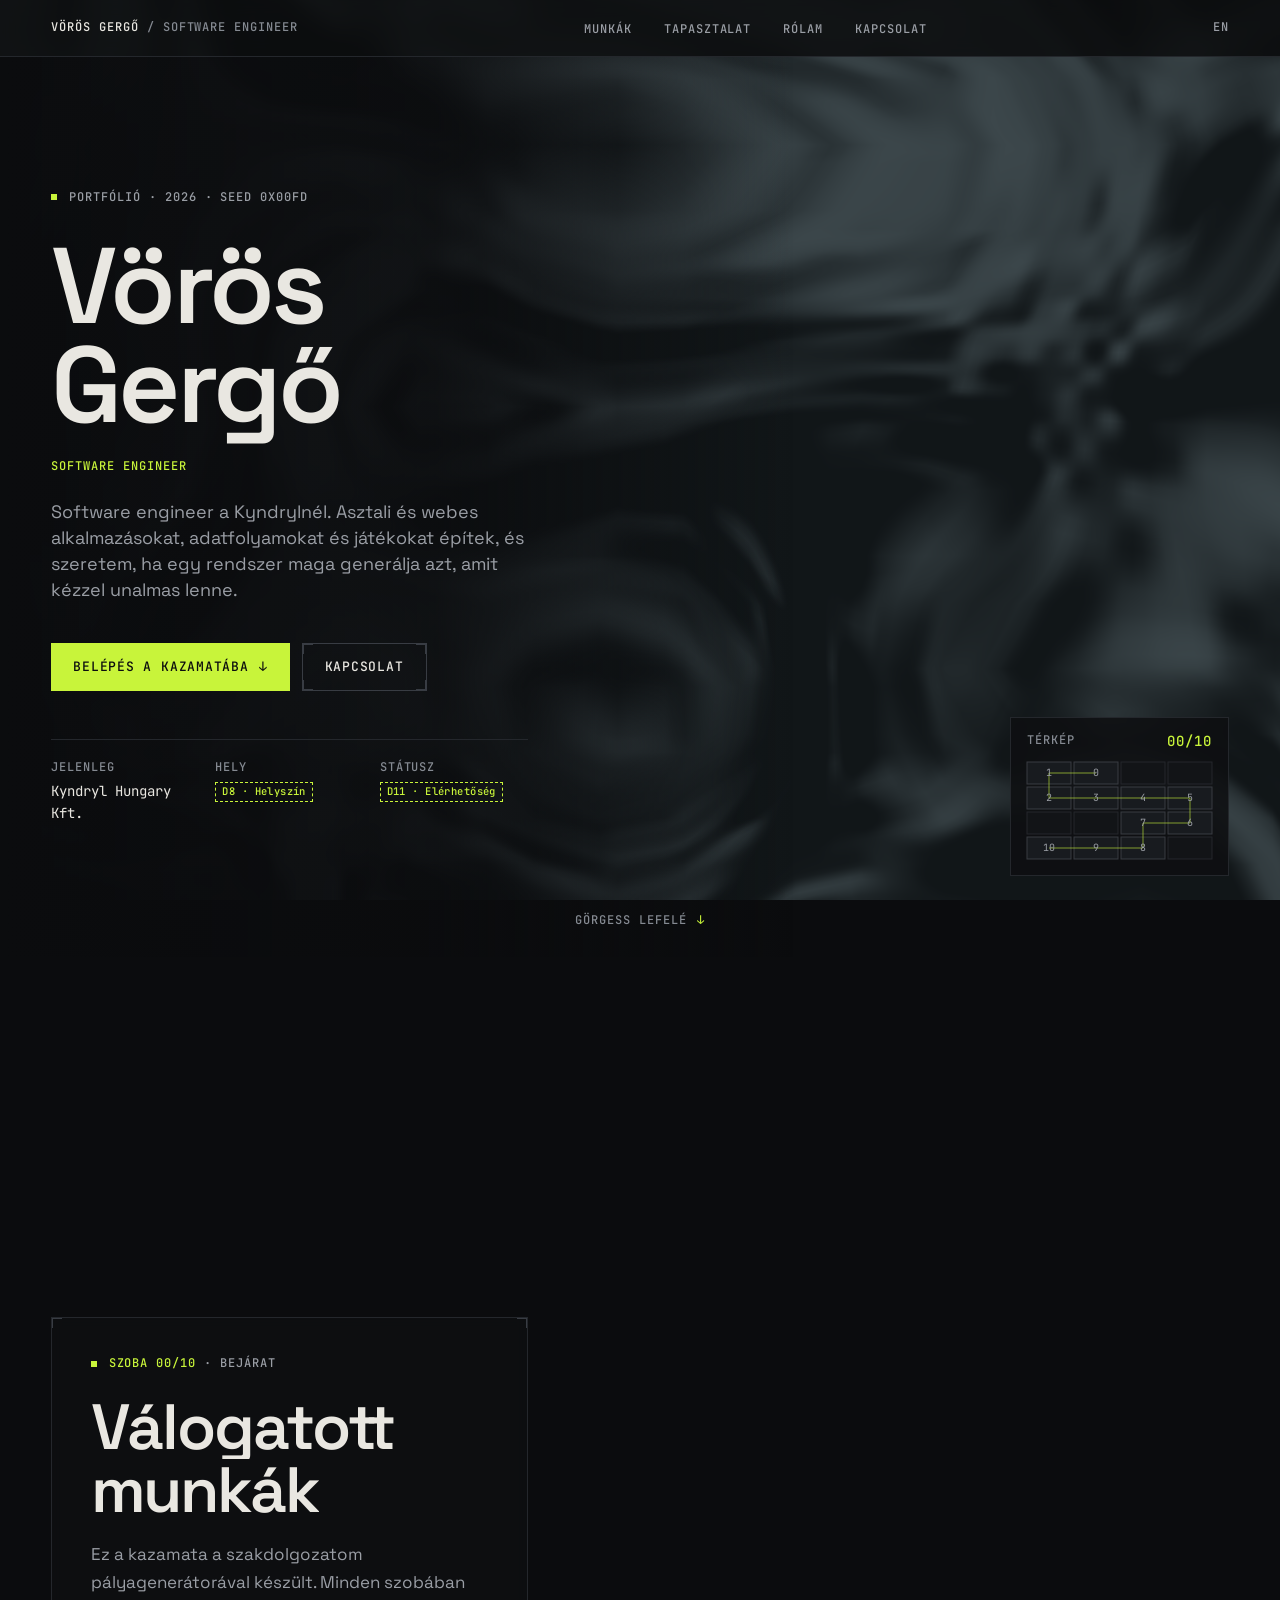
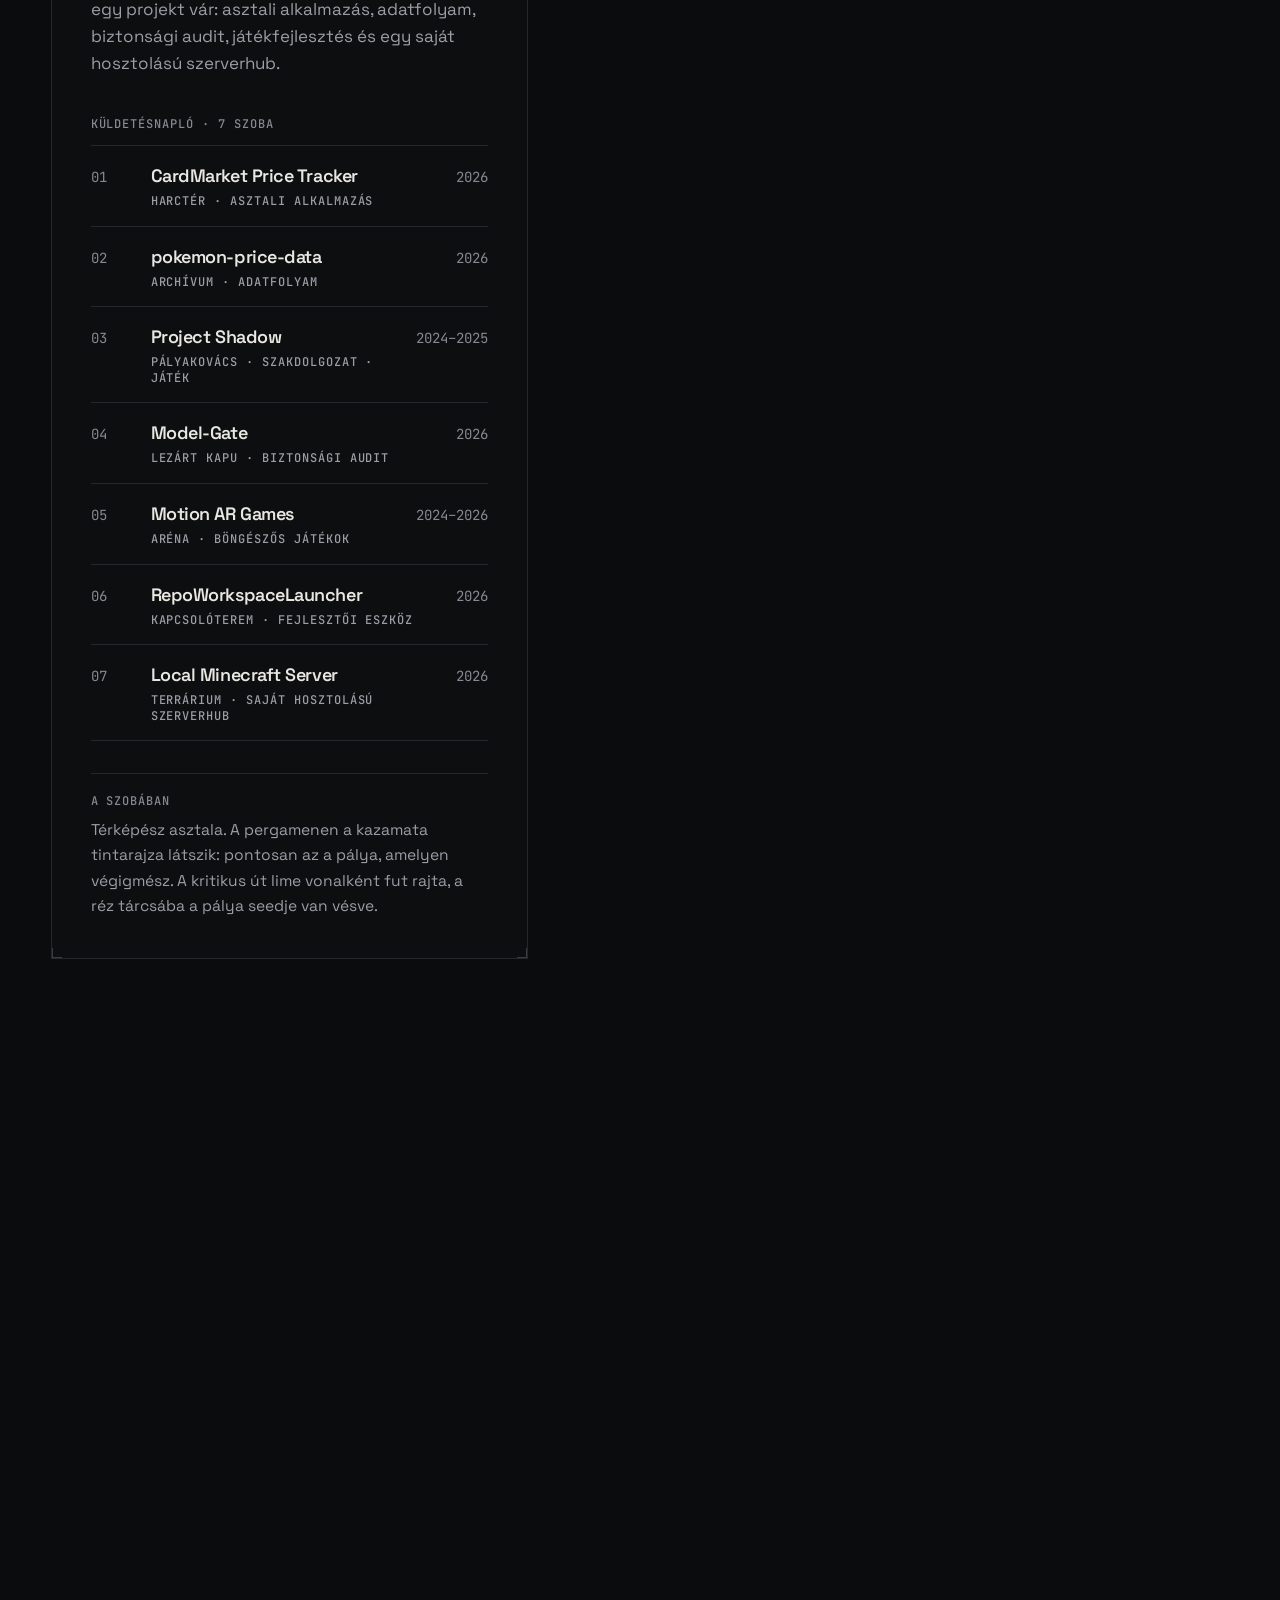
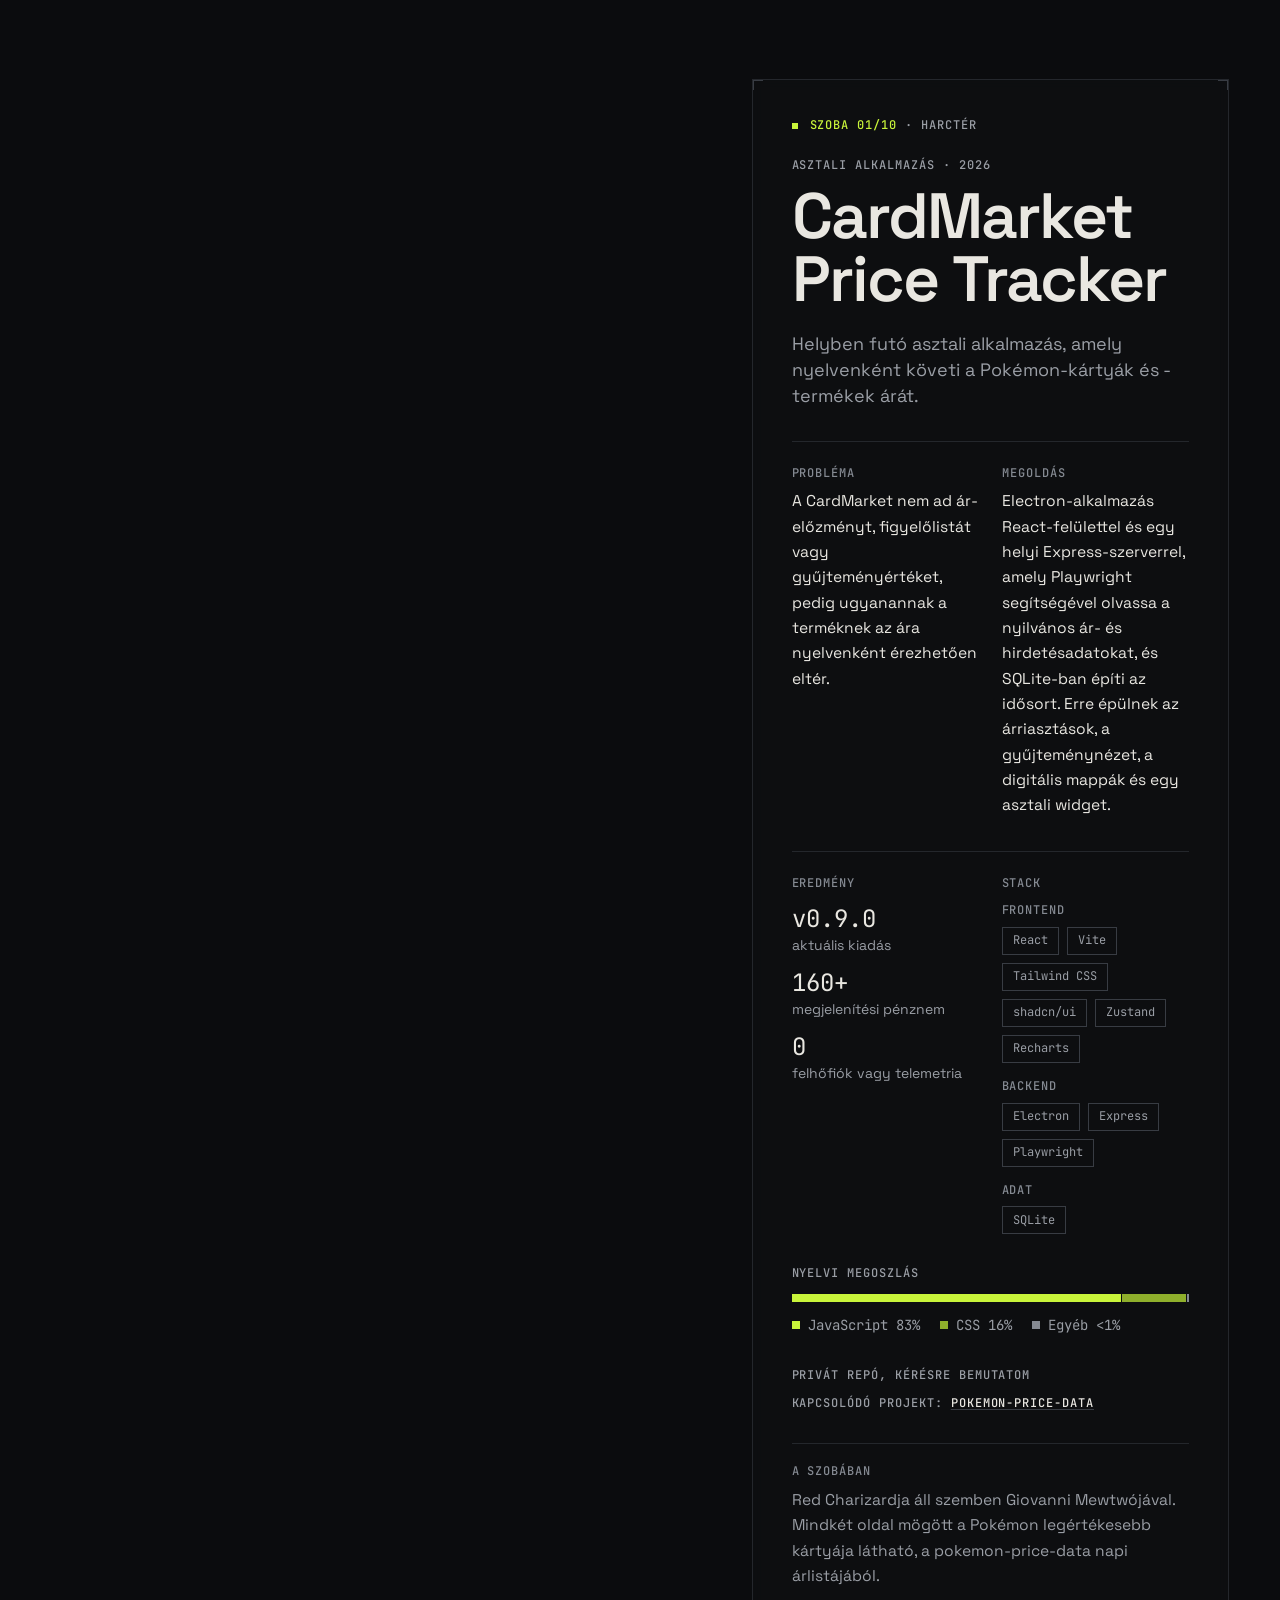
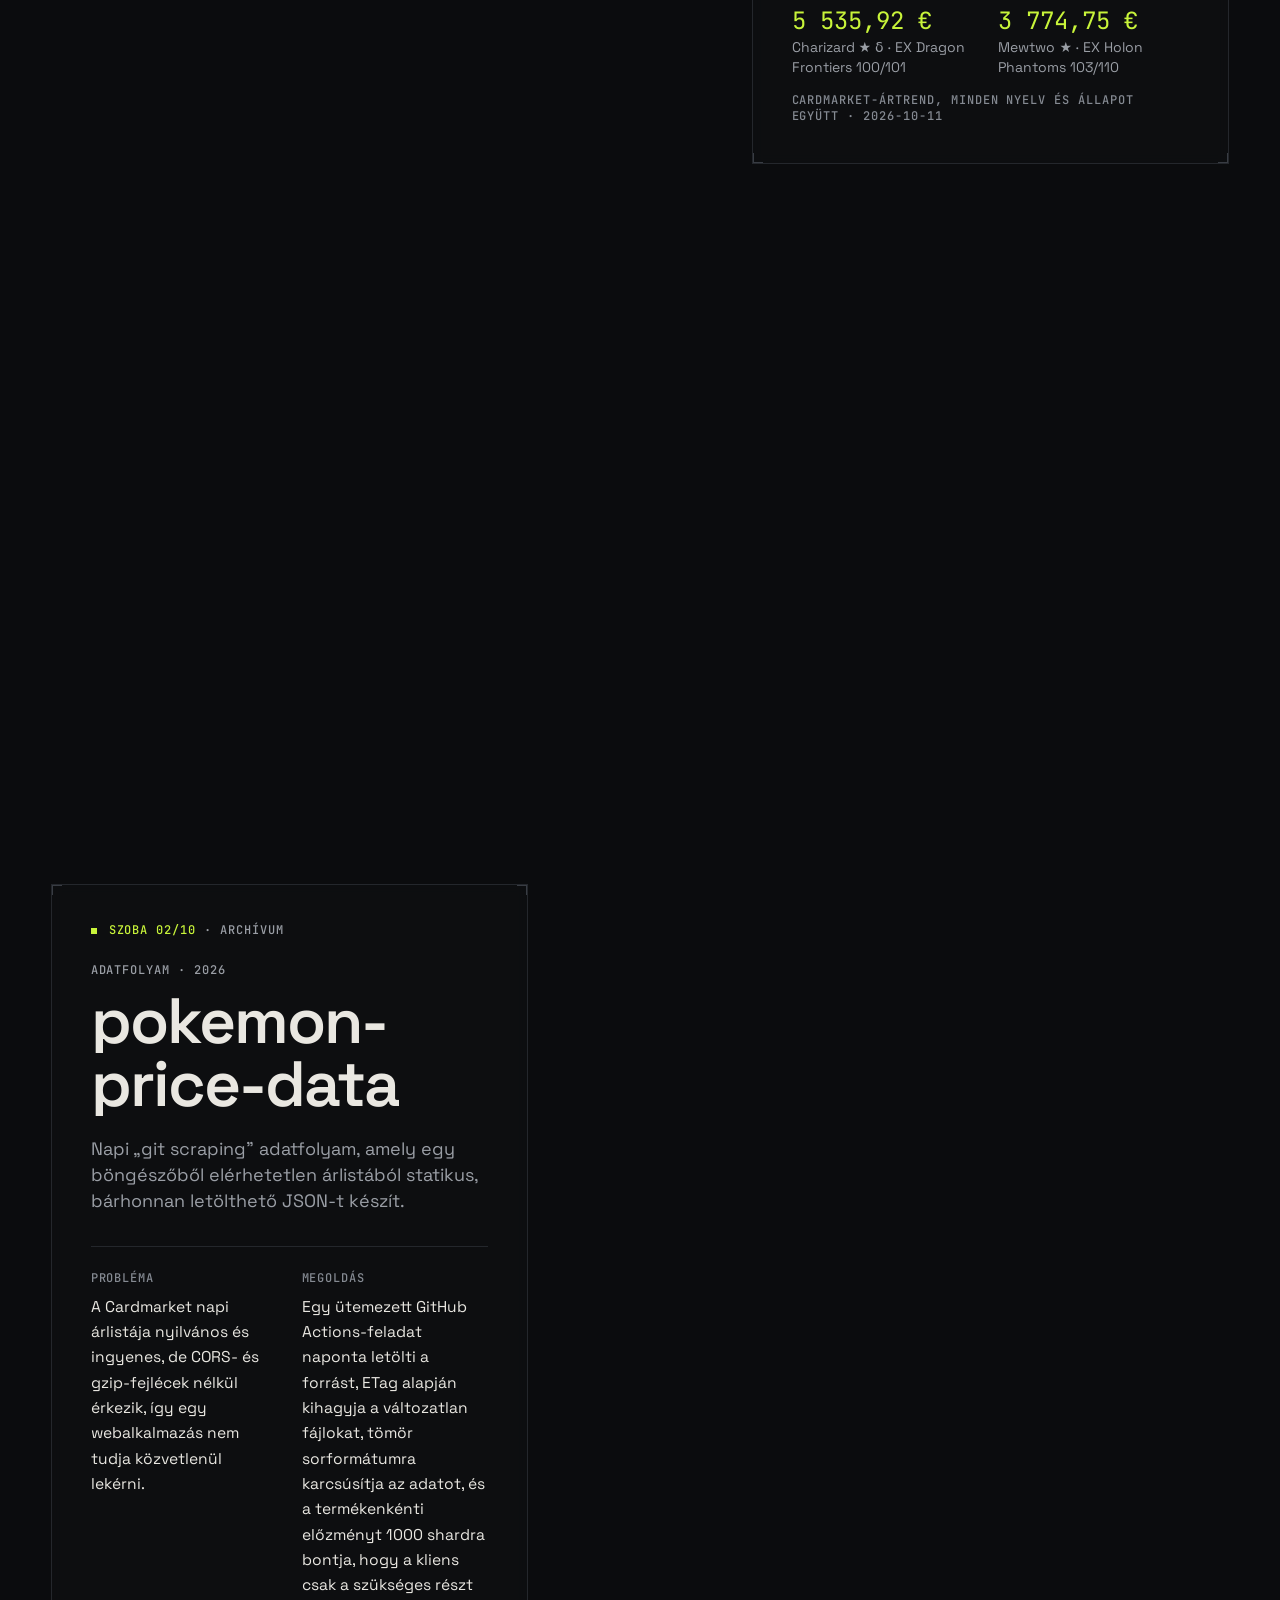
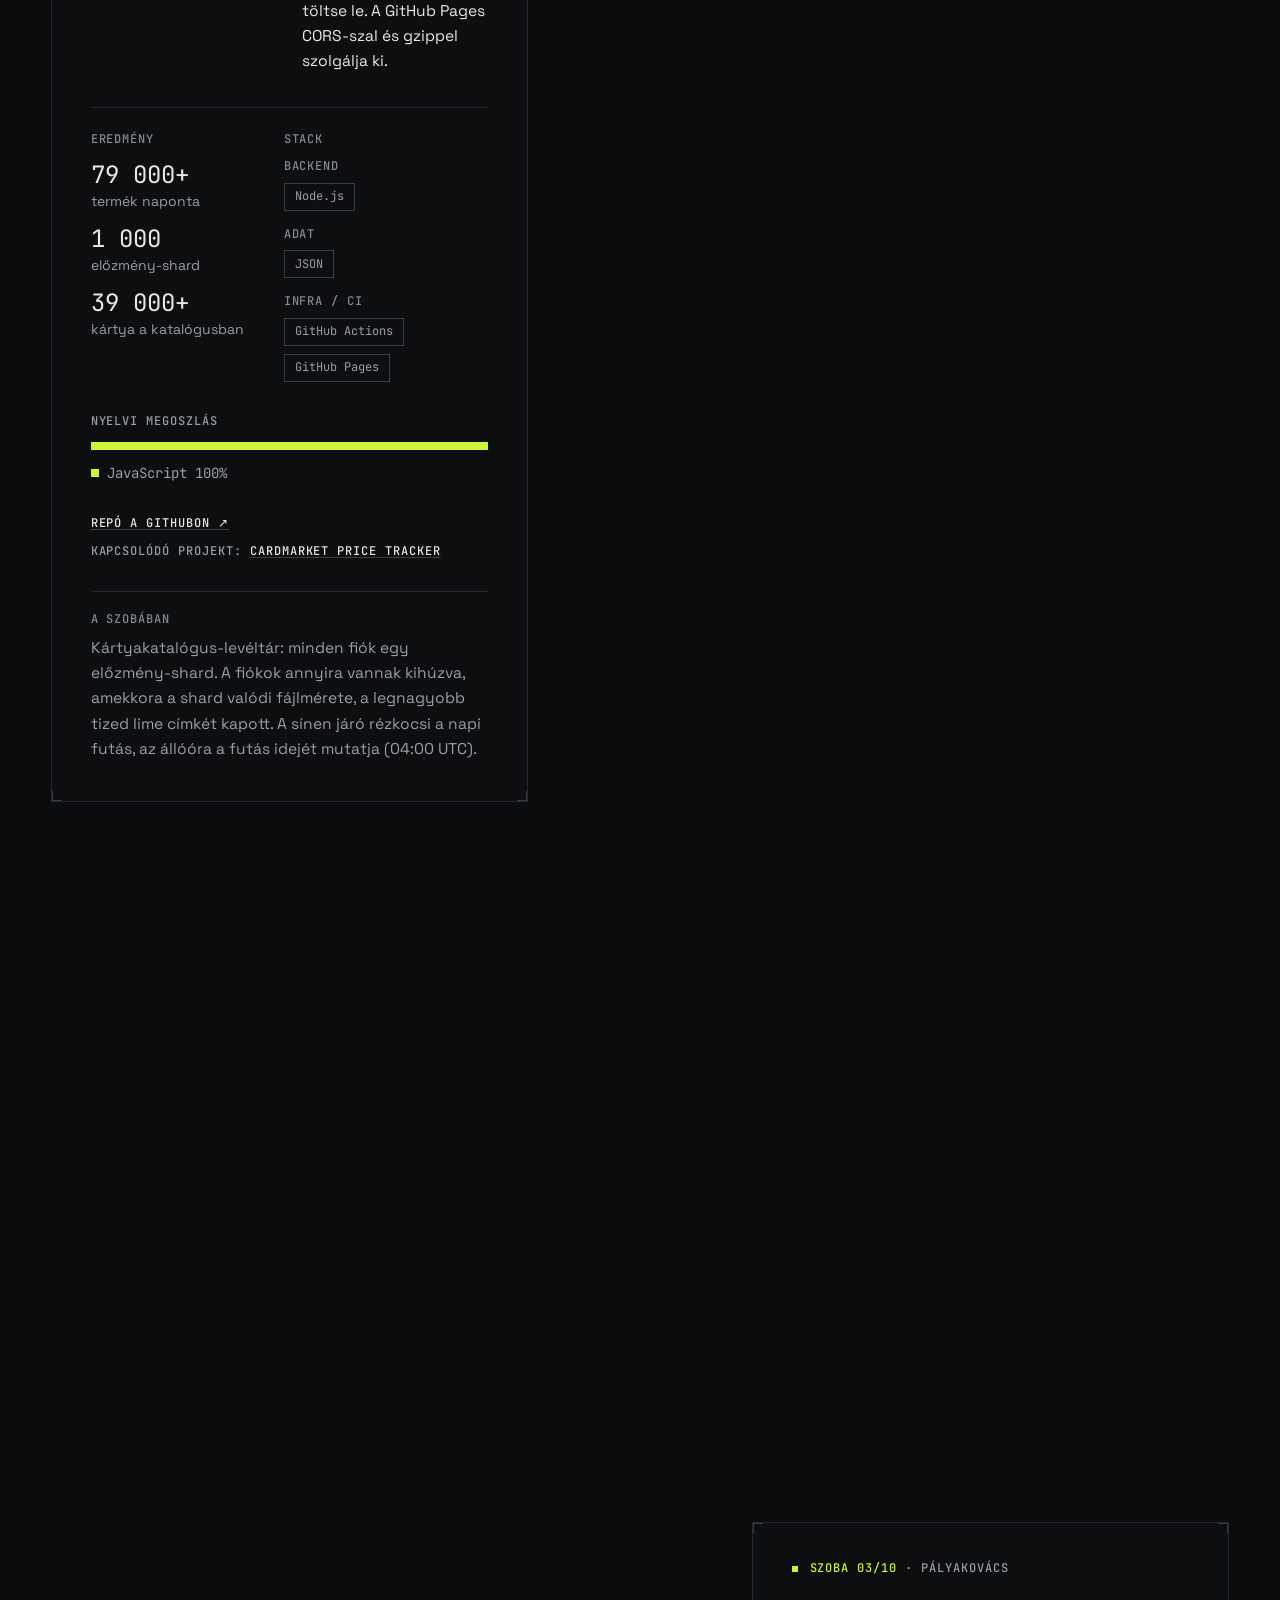
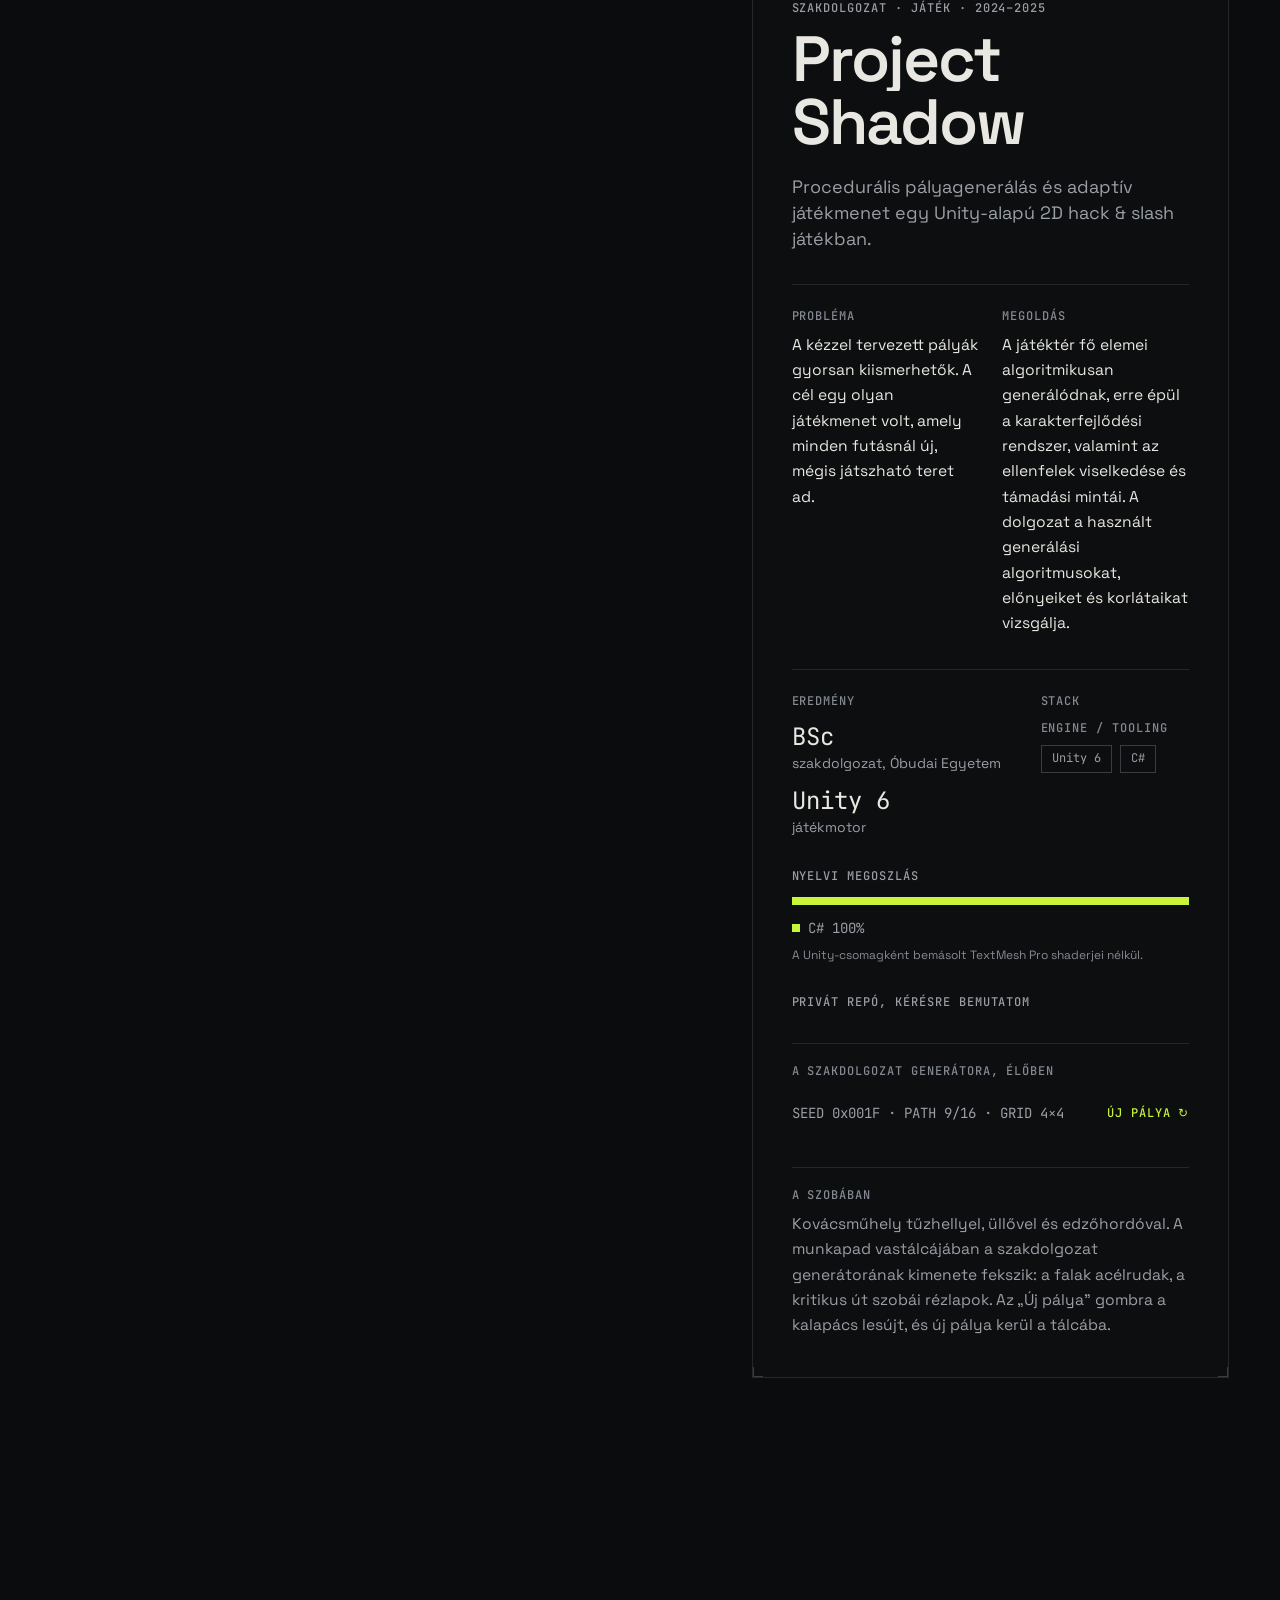
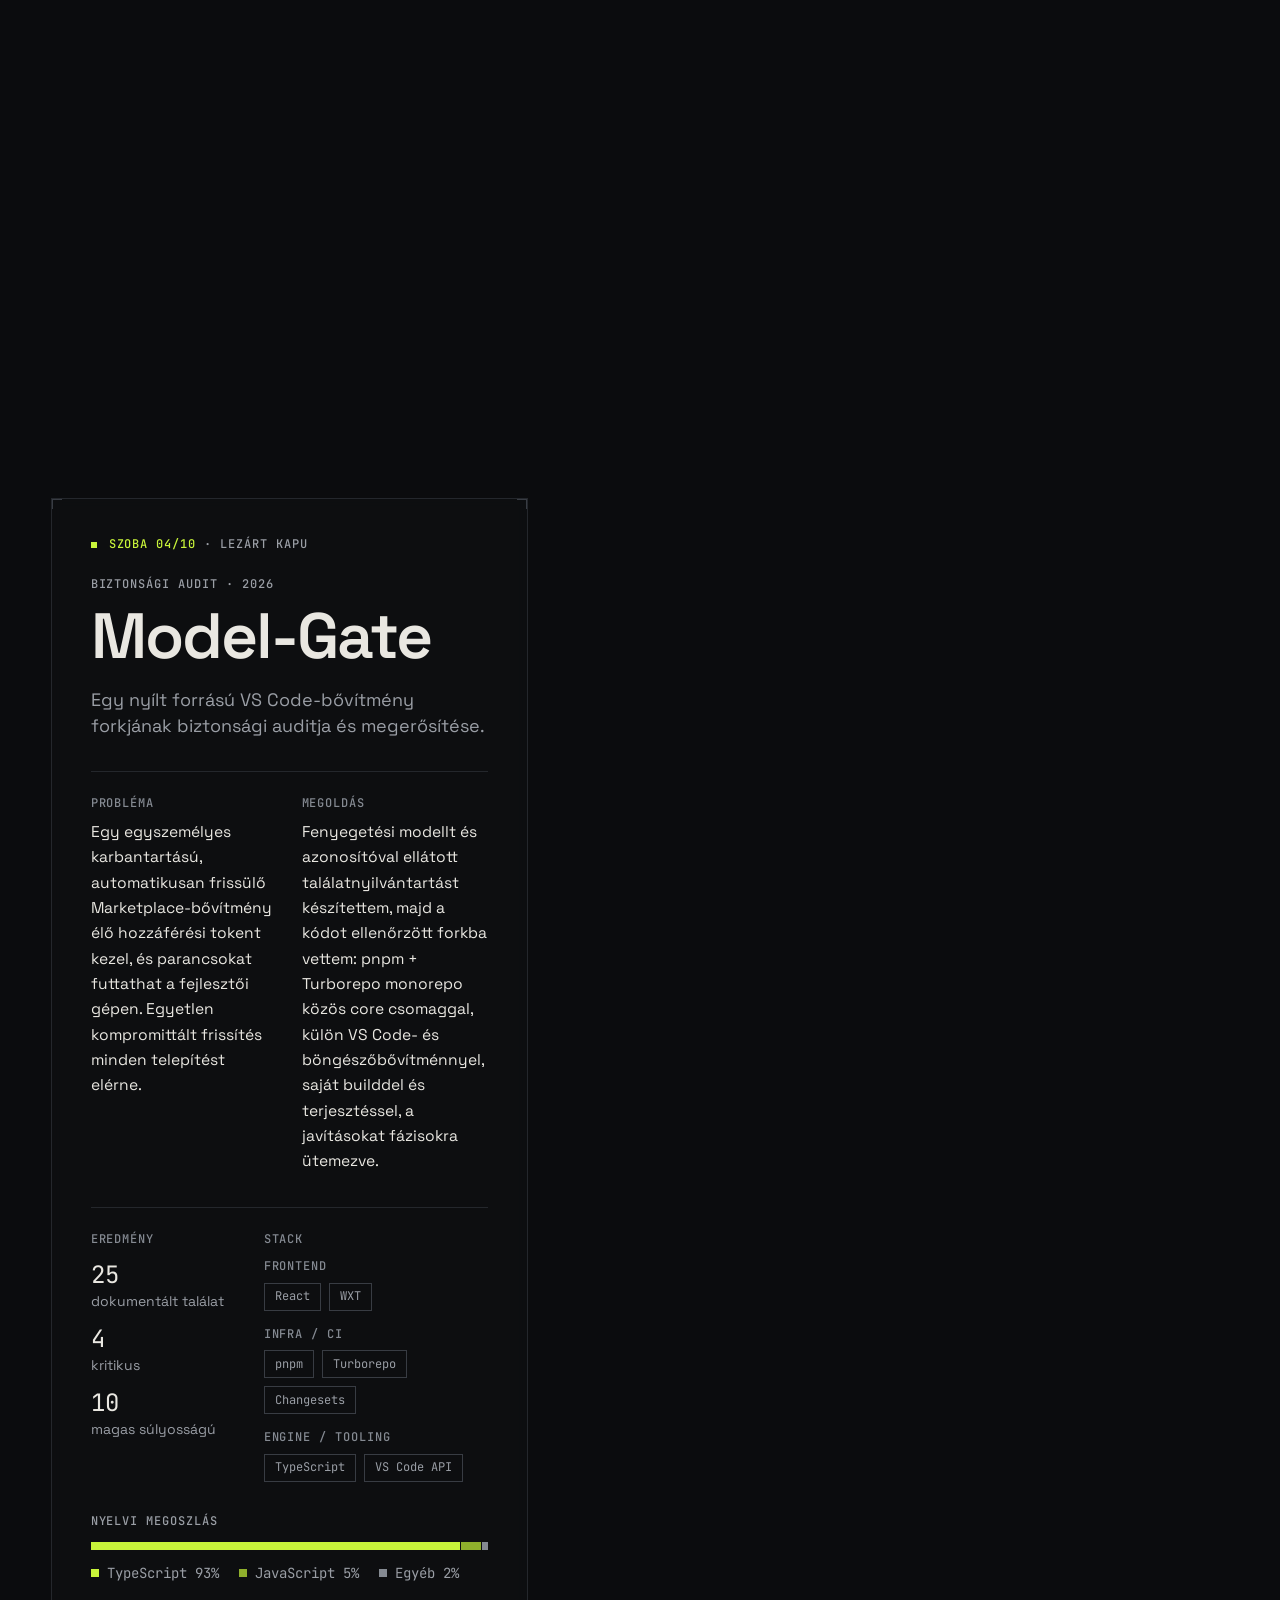
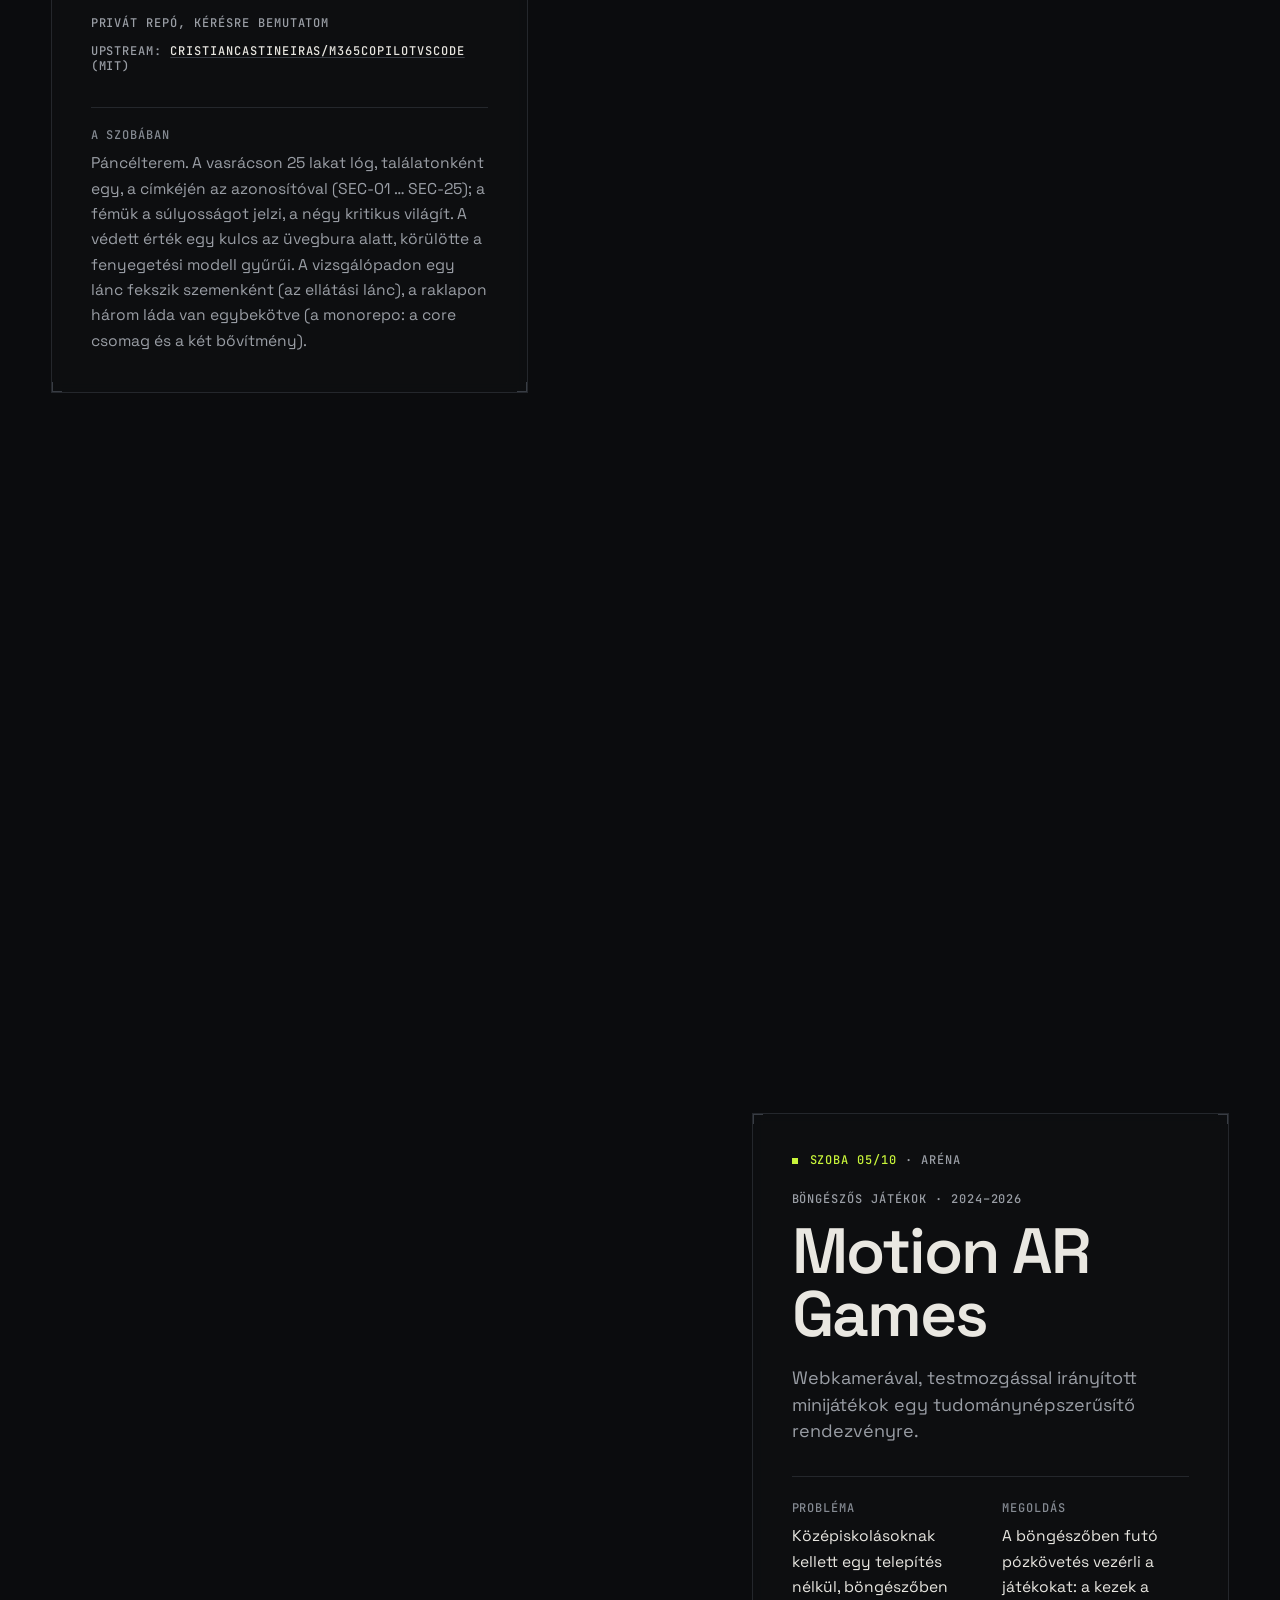
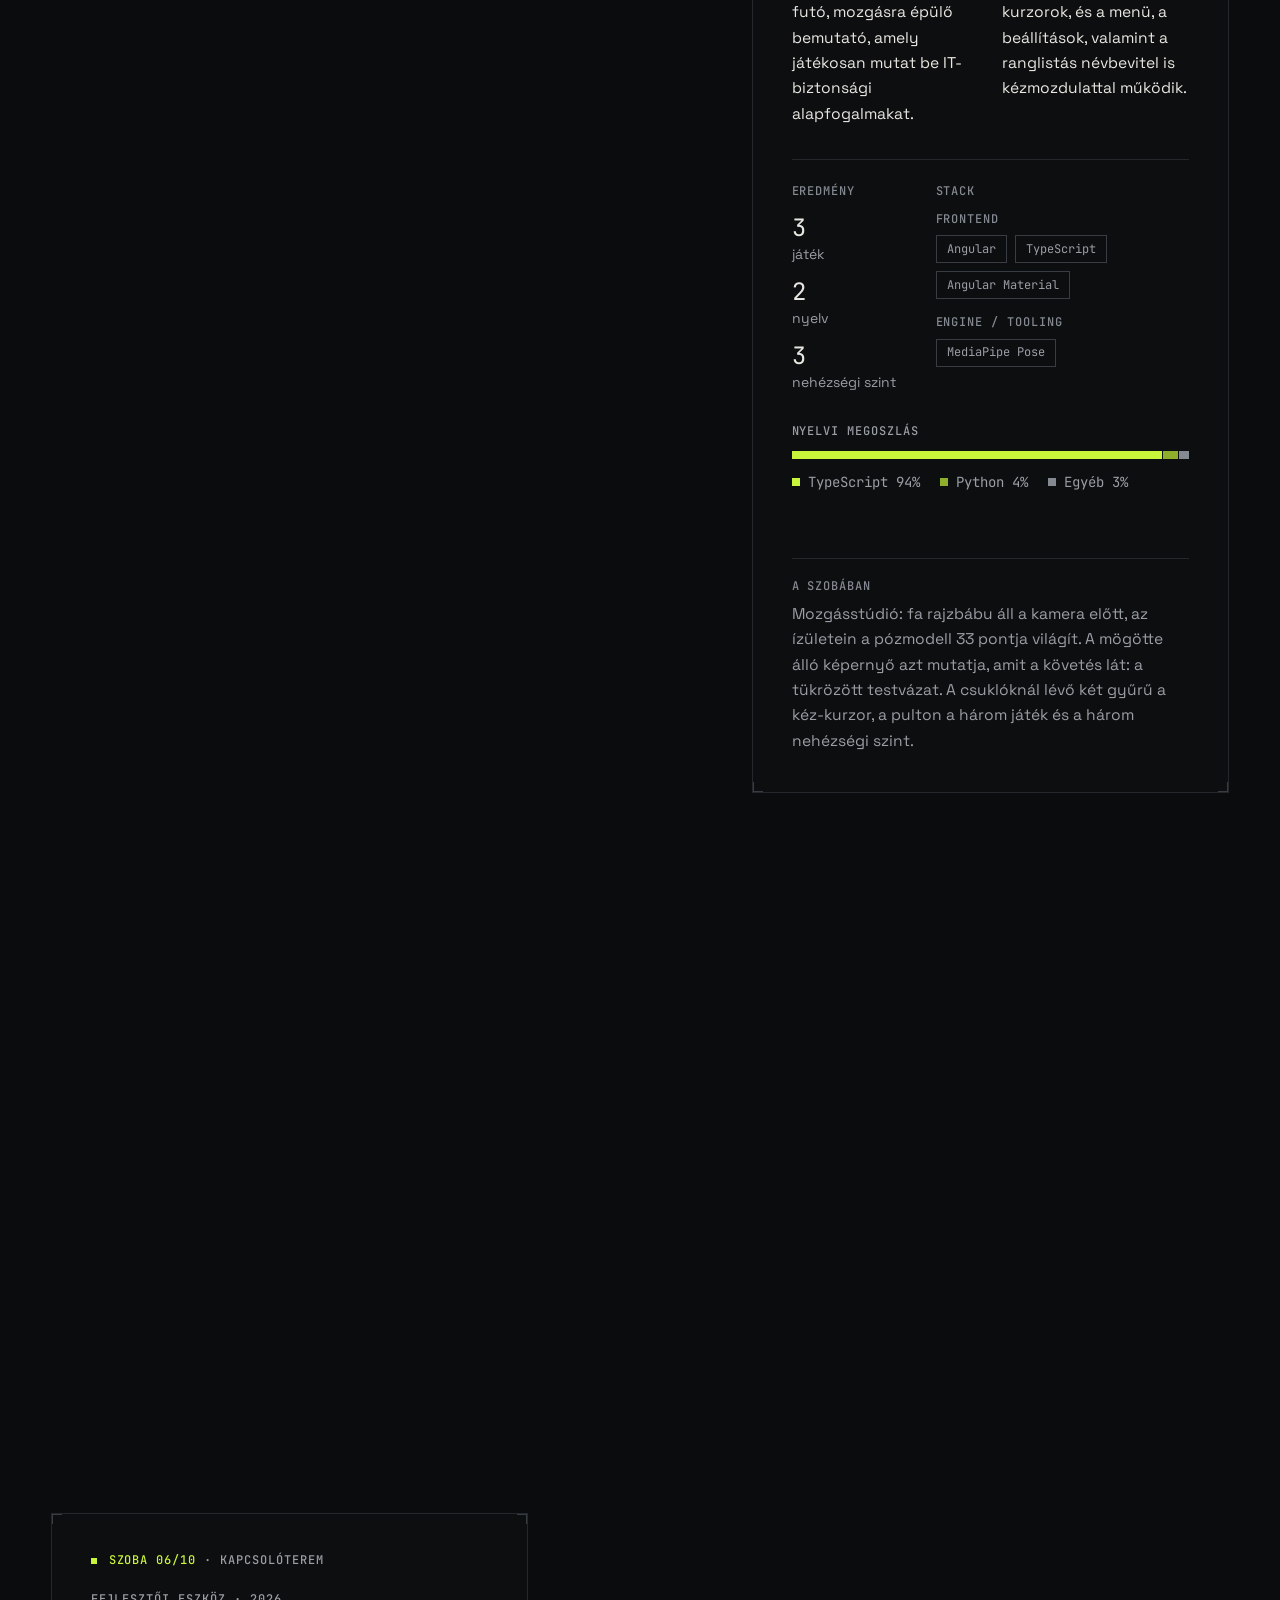
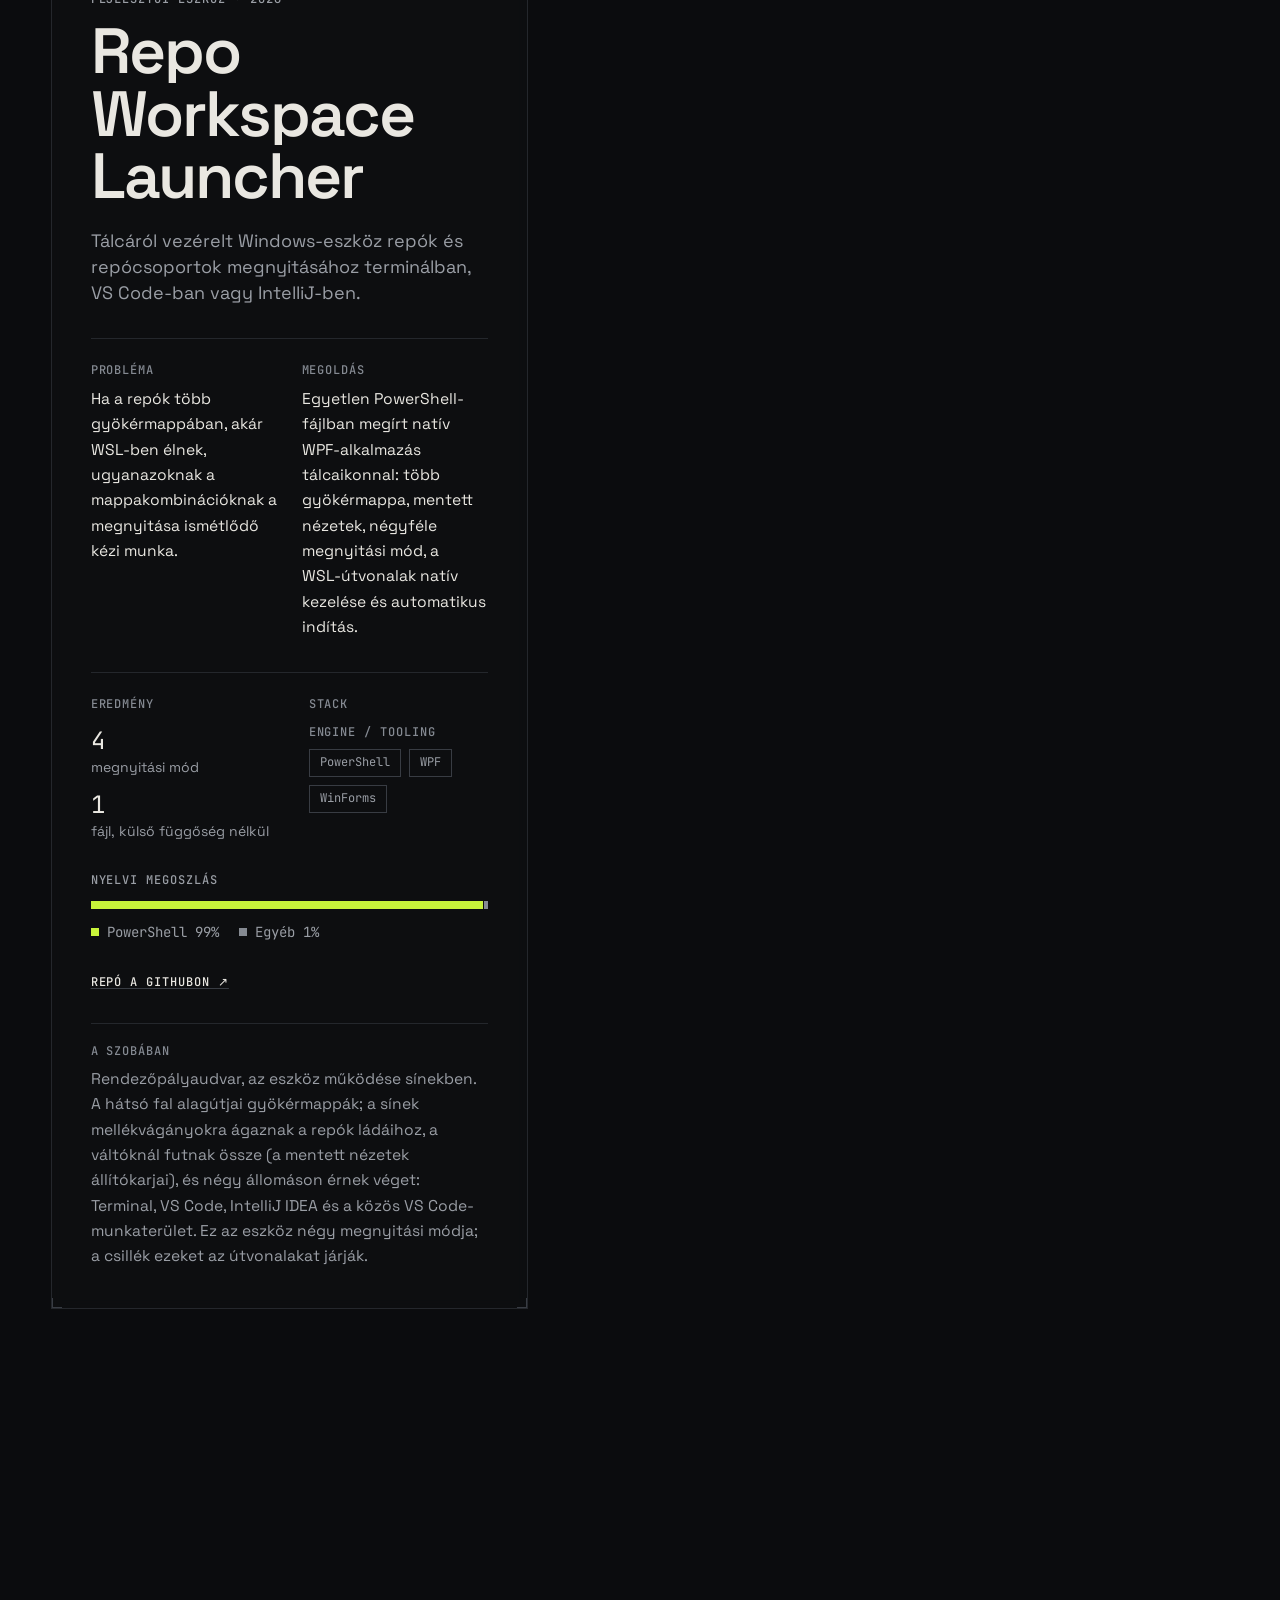
<file: index.html>
<!doctype html>
<html lang="hu">
  <head>
    <meta charset="UTF-8" />
    <meta name="viewport" content="width=device-width, initial-scale=1" />
    
    <title>Vörös Gergő · Software Engineer</title>
    <meta name="description" content="Vörös Gergő software engineer portfóliója: asztali és webes alkalmazások, adatfolyamok, biztonsági audit és procedurális játékfejlesztés." />
    <meta name="theme-color" content="#0b0c0e" />
    <link rel="canonical" href="https://zyzythepizi.github.io/" />
    <link rel="alternate" hreflang="hu" href="https://zyzythepizi.github.io/" /><link rel="alternate" hreflang="en" href="https://zyzythepizi.github.io/en/" />
    <link rel="alternate" hreflang="x-default" href="https://zyzythepizi.github.io/en/" />
    <link rel="icon" href="/favicon.svg" type="image/svg+xml" />
    <meta property="og:type" content="website" />
    <meta property="og:url" content="https://zyzythepizi.github.io/" />
    <meta property="og:title" content="Vörös Gergő · Software Engineer" />
    <meta property="og:description" content="Vörös Gergő software engineer portfóliója: asztali és webes alkalmazások, adatfolyamok, biztonsági audit és procedurális játékfejlesztés." />
    <meta property="og:locale" content="hu_HU" />
    <meta property="og:image" content="https://zyzythepizi.github.io/plates/overview.svg" />
    <script>
      document.documentElement.classList.add('js');
      // The dungeon is on its way: the mist stands in from the first paint (main.css, .mist-veil).
      if (!matchMedia('(prefers-reduced-motion: reduce)').matches) document.documentElement.classList.add('world-pending');
    </script>
  
    <script type="module" crossorigin src="/assets/dungeon-DCZET52P.js"></script>
    <script type="module" crossorigin src="/assets/main-DNWEnpyN.js"></script>
    <link rel="stylesheet" crossorigin href="/assets/main-Bv16fZD2.css">
  </head>
  <body>
    
    
    <a class="skip-link" href="#main">Ugrás a tartalomra</a>
    <header class="sticky top-0 z-50 border-b border-line bg-bg/85 backdrop-blur-[8px]">
      <div class="shell flex h-(--nav-h) items-center justify-between gap-6">
        <a href="#top" class="label text-fg">
          Vörös Gergő<span class="hidden text-fg-faint sm:inline"> / Software Engineer</span>
        </a>

        <nav aria-label="Fő navigáció" class="hidden md:block">
          <ul class="flex items-center gap-8"><li><a href="#munkak" class="label text-fg-muted transition-colors hover:text-fg">Munkák</a></li><li><a href="#tapasztalat" class="label text-fg-muted transition-colors hover:text-fg">Tapasztalat</a></li><li><a href="#rolam" class="label text-fg-muted transition-colors hover:text-fg">Rólam</a></li><li><a href="#kapcsolat" class="label text-fg-muted transition-colors hover:text-fg">Kapcsolat</a></li></ul>
        </nav>

        <div class="flex items-center gap-5">
          <span class="readout text-signal lg:hidden" data-hud-counter aria-hidden="true">00/09</span>
          <a
    href="/en/"
    hreflang="en"
    lang="en"
    class="label text-fg-muted transition-colors hover:text-fg "
    >EN<span class="sr-only"> — English version</span></a
  >
          <details class="relative md:hidden">
            <summary class="label flex min-h-11 cursor-pointer list-none items-center text-fg [&::-webkit-details-marker]:hidden">
              Menü
            </summary>
            <nav aria-label="Fő navigáció" class="absolute right-0 top-full mt-2 min-w-48 border border-line-strong bg-surface p-5">
              <ul class="grid gap-4"><li><a href="#munkak" class="label text-fg-muted transition-colors hover:text-fg">Munkák</a></li><li><a href="#tapasztalat" class="label text-fg-muted transition-colors hover:text-fg">Tapasztalat</a></li><li><a href="#rolam" class="label text-fg-muted transition-colors hover:text-fg">Rólam</a></li><li><a href="#kapcsolat" class="label text-fg-muted transition-colors hover:text-fg">Kapcsolat</a></li></ul>
            </nav>
          </details>
        </div>
      </div>
    </header>
    <div class="world-layer" data-world aria-hidden="true"><div class="mist-veil"><i></i><i></i><i></i></div></div>
    <main id="main" tabindex="-1" class="relative z-10">
      
    <section id="top" aria-labelledby="hero-title" class="hero relative" data-chapter="0" data-room="-1" data-side="left">
      <div class="hero-scrim" aria-hidden="true"></div>
      <div class="shell grid-12 relative min-h-svh items-center gap-y-12 pt-24 pb-28 lg:pt-28">
        <div class="col-span-12 lg:col-span-6 xl:col-span-5">
          <p class="label flex items-center gap-3 text-fg-muted" data-intro>
            <span class="inline-block size-1.5 bg-signal" aria-hidden="true"></span>
            Portfólió · 2026 · SEED 0x00FD
          </p>

          <h1 id="hero-title" class="text-display mt-8">Vörös<br />Gergő</h1>
          <p class="label mt-6 text-signal" data-intro>Software Engineer</p>
          <p class="text-lead measure mt-6 text-fg-muted" data-intro>Software engineer a Kyndrylnél. Asztali és webes alkalmazásokat, adatfolyamokat és játékokat építek, és szeretem, ha egy rendszer maga generálja azt, amit kézzel unalmas lenne.</p>

          <div class="mt-10 flex flex-wrap gap-3" data-intro>
            <a class="btn btn-primary" href="#bejarat">Belépés a kazamatába <span aria-hidden="true">↓</span></a>
            <a class="btn btn-secondary brackets" href="#kapcsolat">Kapcsolat</a>
          </div>

          <dl class="readout mt-12 grid grid-cols-1 gap-4 border-t border-line pt-5 sm:grid-cols-3" data-intro>
            <div>
              <dt class="label text-fg-faint">Jelenleg</dt>
              <dd class="mt-1">Kyndryl Hungary Kft.</dd>
            </div>
            <div>
              <dt class="label text-fg-faint">Hely</dt>
              <dd class="mt-1"><span class="pending" data-pending="D8">D8 · Helyszín</span></dd>
            </div>
            <div>
              <dt class="label text-fg-faint">Státusz</dt>
              <dd class="mt-1"><span class="pending" data-pending="D11">D11 · Elérhetőség</span></dd>
            </div>
          </dl>
        </div>

        <figure class="hero-poster col-span-12 lg:col-span-6 lg:col-start-7 xl:col-span-7 xl:col-start-6" data-plate>
          <img src="/plates/overview.svg" alt="A kazamata térképe: 4×4-es szobarács, a kiemelt út 11 szobán át vezet a bejárattól a kijáratig." width="1200" height="900" fetchpriority="low" decoding="async" class="block aspect-4/3 w-full" />
        </figure>
      </div>

      <p class="scroll-cue label" aria-hidden="true">Görgess lefelé <span>↓</span></p>
    </section> 
    <section id="munkak" aria-labelledby="work-title">
      <div id="bejarat" data-chapter="1" data-room="0" data-side="left"><div class="shell grid-12 room-chapter">
    <div class="room-panel brackets col-span-12 lg:col-span-5 lg:col-start-1 lg:row-start-1" data-panel>
      <p class="label flex items-center gap-3 text-fg-muted">
    <span class="inline-block size-1.5 bg-signal" aria-hidden="true"></span>
    <span><span class="text-signal">Szoba 00/10</span> · Bejárat</span>
  </p>
      <h2 id="work-title" class="text-h2 mt-6" data-split>Válogatott munkák</h2>
      <p class="mt-5 text-fg-muted" data-reveal>Ez a kazamata a szakdolgozatom pályagenerátorával készült. Minden szobában egy projekt vár: asztali alkalmazás, adatfolyam, biztonsági audit, játékfejlesztés és egy saját hosztolású szerverhub.</p>

      <h3 class="label mt-10 text-fg-faint" data-reveal>Küldetésnapló · 7 szoba</h3>
      <ol class="mt-3 border-t border-line" data-reveal>
        <li>
            <a href="#p-cardmarket" class="group grid grid-cols-[3rem_1fr_auto] items-baseline gap-x-3 border-b border-line py-4 transition-colors hover:bg-surface-2">
              <span class="readout text-fg-faint">01</span>
              <span>
                <span class="block text-lg font-semibold tracking-tight transition-colors group-hover:text-signal">Card<wbr />Market Price Tracker</span>
                <span class="label mt-1 block text-fg-muted">Harctér · Asztali alkalmazás</span>
              </span>
              <span class="readout text-fg-faint">2026</span>
            </a>
          </li><li>
            <a href="#p-price-data" class="group grid grid-cols-[3rem_1fr_auto] items-baseline gap-x-3 border-b border-line py-4 transition-colors hover:bg-surface-2">
              <span class="readout text-fg-faint">02</span>
              <span>
                <span class="block text-lg font-semibold tracking-tight transition-colors group-hover:text-signal">pokemon-<wbr />price-<wbr />data</span>
                <span class="label mt-1 block text-fg-muted">Archívum · Adatfolyam</span>
              </span>
              <span class="readout text-fg-faint">2026</span>
            </a>
          </li><li>
            <a href="#p-project-shadow" class="group grid grid-cols-[3rem_1fr_auto] items-baseline gap-x-3 border-b border-line py-4 transition-colors hover:bg-surface-2">
              <span class="readout text-fg-faint">03</span>
              <span>
                <span class="block text-lg font-semibold tracking-tight transition-colors group-hover:text-signal">Project Shadow</span>
                <span class="label mt-1 block text-fg-muted">Pályakovács · Szakdolgozat · játék</span>
              </span>
              <span class="readout text-fg-faint">2024–2025</span>
            </a>
          </li><li>
            <a href="#p-model-gate" class="group grid grid-cols-[3rem_1fr_auto] items-baseline gap-x-3 border-b border-line py-4 transition-colors hover:bg-surface-2">
              <span class="readout text-fg-faint">04</span>
              <span>
                <span class="block text-lg font-semibold tracking-tight transition-colors group-hover:text-signal">Model-<wbr />Gate</span>
                <span class="label mt-1 block text-fg-muted">Lezárt kapu · Biztonsági audit</span>
              </span>
              <span class="readout text-fg-faint">2026</span>
            </a>
          </li><li>
            <a href="#p-ar-games" class="group grid grid-cols-[3rem_1fr_auto] items-baseline gap-x-3 border-b border-line py-4 transition-colors hover:bg-surface-2">
              <span class="readout text-fg-faint">05</span>
              <span>
                <span class="block text-lg font-semibold tracking-tight transition-colors group-hover:text-signal">Motion AR Games</span>
                <span class="label mt-1 block text-fg-muted">Aréna · Böngészős játékok</span>
              </span>
              <span class="readout text-fg-faint">2024–2026</span>
            </a>
          </li><li>
            <a href="#p-workspace-launcher" class="group grid grid-cols-[3rem_1fr_auto] items-baseline gap-x-3 border-b border-line py-4 transition-colors hover:bg-surface-2">
              <span class="readout text-fg-faint">06</span>
              <span>
                <span class="block text-lg font-semibold tracking-tight transition-colors group-hover:text-signal">Repo<wbr />Workspace<wbr />Launcher</span>
                <span class="label mt-1 block text-fg-muted">Kapcsolóterem · Fejlesztői eszköz</span>
              </span>
              <span class="readout text-fg-faint">2026</span>
            </a>
          </li><li>
            <a href="#p-local-minecraft" class="group grid grid-cols-[3rem_1fr_auto] items-baseline gap-x-3 border-b border-line py-4 transition-colors hover:bg-surface-2">
              <span class="readout text-fg-faint">07</span>
              <span>
                <span class="block text-lg font-semibold tracking-tight transition-colors group-hover:text-signal">Local Minecraft Server</span>
                <span class="label mt-1 block text-fg-muted">Terrárium · Saját hosztolású szerverhub</span>
              </span>
              <span class="readout text-fg-faint">2026</span>
            </a>
          </li>
      </ol><div class="mt-8 border-t border-line pt-5" data-reveal>
    <p class="label text-fg-faint">A szobában</p>
    <p class="mt-2 text-[0.975rem] leading-relaxed text-fg-muted">Térképész asztala. A pergamenen a kazamata tintarajza látszik: pontosan az a pálya, amelyen végigmész. A kritikus út lime vonalként fut rajta, a réz tárcsába a pálya seedje van vésve.</p>
  </div></div>
    <figure class="room-view lg:col-start-7 lg:col-span-6" data-plate>
    <img src="/plates/room-0.svg" alt="A kazamata térképe, kiemelve: Bejárat." width="1200" height="900" loading="lazy" decoding="async" class="block h-full w-full object-contain" />
  </figure>
  </div></div> <article id="p-cardmarket" aria-labelledby="p-cardmarket-title" data-chapter="2" data-room="1" data-side="right"><div class="shell grid-12 room-chapter">
    <div class="room-panel brackets col-span-12 lg:col-span-5 lg:col-start-8 lg:row-start-1" data-panel>
      <p class="label flex items-center gap-3 text-fg-muted">
    <span class="inline-block size-1.5 bg-signal" aria-hidden="true"></span>
    <span><span class="text-signal">Szoba 01/10</span> · Harctér</span>
  </p>
      <p class="label mt-6 text-fg-muted" data-reveal>Asztali alkalmazás · 2026</p>
      <h3 id="p-cardmarket-title" class="text-h2 mt-3" data-split>Card<wbr />Market Price Tracker</h3>
      <p class="text-lead mt-5 text-fg-muted" data-reveal>Helyben futó asztali alkalmazás, amely nyelvenként követi a Pokémon-kártyák és -termékek árát.</p>

      <div class="mt-8 grid gap-6 border-t border-line pt-6 sm:grid-cols-2">
        <div data-reveal>
          <h4 class="label text-fg-faint">Probléma</h4>
          <p class="mt-2 text-[0.975rem] leading-relaxed">A CardMarket nem ad ár-előzményt, figyelőlistát vagy gyűjteményértéket, pedig ugyanannak a terméknek az ára nyelvenként érezhetően eltér.</p>
        </div>
        <div data-reveal>
          <h4 class="label text-fg-faint">Megoldás</h4>
          <p class="mt-2 text-[0.975rem] leading-relaxed">Electron-alkalmazás React-felülettel és egy helyi Express-szerverrel, amely Playwright segítségével olvassa a nyilvános ár- és hirdetésadatokat, és SQLite-ban építi az idősort. Erre épülnek az árriasztások, a gyűjteménynézet, a digitális mappák és egy asztali widget.</p>
        </div>
      </div>

      <div class="mt-8 grid gap-6 border-t border-line pt-6 sm:grid-cols-[auto_1fr] sm:gap-10">
        <div data-reveal>
          <h4 class="label text-fg-faint">Eredmény</h4>
          <dl class="mt-3 grid gap-3">
            <div class="flex flex-col-reverse">
                <dt class="text-sm text-fg-muted">aktuális kiadás</dt>
                <dd class="readout text-2xl text-fg" data-count>v0.9.0</dd>
              </div><div class="flex flex-col-reverse">
                <dt class="text-sm text-fg-muted">megjelenítési pénznem</dt>
                <dd class="readout text-2xl text-fg" data-count>160+</dd>
              </div><div class="flex flex-col-reverse">
                <dt class="text-sm text-fg-muted">felhőfiók vagy telemetria</dt>
                <dd class="readout text-2xl text-fg" data-count>0</dd>
              </div>
          </dl>
        </div>
        <div data-reveal>
          <h4 class="label text-fg-faint">Stack</h4>
          <div class="mt-3">
    <dl class="grid gap-4">
      <div>
            <dt class="label text-fg-faint">Frontend</dt>
            <dd class="mt-2">
              <ul class="flex flex-wrap gap-2">
                <li class="badge">React</li><li class="badge">Vite</li><li class="badge">Tailwind CSS</li><li class="badge">shadcn/ui</li><li class="badge">Zustand</li><li class="badge">Recharts</li>
              </ul>
            </dd>
          </div><div>
            <dt class="label text-fg-faint">Backend</dt>
            <dd class="mt-2">
              <ul class="flex flex-wrap gap-2">
                <li class="badge">Electron</li><li class="badge">Express</li><li class="badge">Playwright</li>
              </ul>
            </dd>
          </div><div>
            <dt class="label text-fg-faint">Adat</dt>
            <dd class="mt-2">
              <ul class="flex flex-wrap gap-2">
                <li class="badge">SQLite</li>
              </ul>
            </dd>
          </div>
    </dl></div>
        </div>
      </div>

      <div class="mt-8" data-reveal>
    <div>
      <p class="label text-fg-muted">Nyelvi megoszlás</p>
      <div class="mt-3 flex h-2 w-full gap-px" data-langbar aria-hidden="true">
        <span class="bg-signal h-full" style="width:83.27%"></span><span class="bg-signal/70 h-full" style="width:16.22%"></span><span class="bg-fg-faint h-full" style="width:0.51%"></span>
      </div>
      <ul class="readout mt-3 flex flex-wrap gap-x-5 gap-y-1 text-fg-muted">
        <li class="inline-flex items-center gap-2">
            <span class="bg-signal inline-block size-2" aria-hidden="true"></span>
            JavaScript 83%
          </li><li class="inline-flex items-center gap-2">
            <span class="bg-signal/70 inline-block size-2" aria-hidden="true"></span>
            CSS 16%
          </li><li class="inline-flex items-center gap-2">
            <span class="bg-fg-faint inline-block size-2" aria-hidden="true"></span>
            Egyéb &lt;1%
          </li>
      </ul>
      
    </div></div>
      
    <ul class="label mt-8 flex flex-wrap gap-x-6 gap-y-3 text-fg-muted" data-reveal>
      
      <li>Privát repó, kérésre bemutatom</li>
      <li>Kapcsolódó projekt: <a class="prose-link text-fg" href="#p-price-data">pokemon-price-data</a></li>
      
    </ul>
       
    <div class="mt-8 border-t border-line pt-5" data-reveal>
      <h4 class="label text-fg-faint">A szobában</h4>
      <p class="mt-2 text-[0.975rem] leading-relaxed text-fg-muted">Red Charizardja áll szemben Giovanni Mewtwójával. Mindkét oldal mögött a Pokémon legértékesebb kártyája látható, a pokemon-price-data napi árlistájából.</p>
      <dl class="mt-4 grid gap-4 sm:grid-cols-2">
        <div class="flex flex-col-reverse">
            <dt class="text-sm text-fg-muted">Charizard ★ δ · EX Dragon Frontiers 100/101</dt>
            <dd class="readout text-2xl text-signal">5 535,92 €</dd>
          </div><div class="flex flex-col-reverse">
            <dt class="text-sm text-fg-muted">Mewtwo ★ · EX Holon Phantoms 103/110</dt>
            <dd class="readout text-2xl text-signal">3 774,75 €</dd>
          </div>
      </dl>
      <p class="label mt-4 text-fg-faint">Cardmarket-ártrend, minden nyelv és állapot együtt · <time datetime="2026-10-11">2026-10-11</time></p>
    </div></div>
    <figure class="room-view lg:col-start-1 lg:col-span-6" data-plate>
    <img src="/plates/room-1.svg" alt="A kazamata térképe, kiemelve: Harctér." width="1200" height="900" loading="lazy" decoding="async" class="block h-full w-full object-contain" />
  </figure>
  </div></article><article id="p-price-data" aria-labelledby="p-price-data-title" data-chapter="3" data-room="2" data-side="left"><div class="shell grid-12 room-chapter">
    <div class="room-panel brackets col-span-12 lg:col-span-5 lg:col-start-1 lg:row-start-1" data-panel>
      <p class="label flex items-center gap-3 text-fg-muted">
    <span class="inline-block size-1.5 bg-signal" aria-hidden="true"></span>
    <span><span class="text-signal">Szoba 02/10</span> · Archívum</span>
  </p>
      <p class="label mt-6 text-fg-muted" data-reveal>Adatfolyam · 2026</p>
      <h3 id="p-price-data-title" class="text-h2 mt-3" data-split>pokemon-<wbr />price-<wbr />data</h3>
      <p class="text-lead mt-5 text-fg-muted" data-reveal>Napi „git scraping” adatfolyam, amely egy böngészőből elérhetetlen árlistából statikus, bárhonnan letölthető JSON-t készít.</p>

      <div class="mt-8 grid gap-6 border-t border-line pt-6 sm:grid-cols-2">
        <div data-reveal>
          <h4 class="label text-fg-faint">Probléma</h4>
          <p class="mt-2 text-[0.975rem] leading-relaxed">A Cardmarket napi árlistája nyilvános és ingyenes, de CORS- és gzip-fejlécek nélkül érkezik, így egy webalkalmazás nem tudja közvetlenül lekérni.</p>
        </div>
        <div data-reveal>
          <h4 class="label text-fg-faint">Megoldás</h4>
          <p class="mt-2 text-[0.975rem] leading-relaxed">Egy ütemezett GitHub Actions-feladat naponta letölti a forrást, ETag alapján kihagyja a változatlan fájlokat, tömör sorformátumra karcsúsítja az adatot, és a termékenkénti előzményt 1000 shardra bontja, hogy a kliens csak a szükséges részt töltse le. A GitHub Pages CORS-szal és gzippel szolgálja ki.</p>
        </div>
      </div>

      <div class="mt-8 grid gap-6 border-t border-line pt-6 sm:grid-cols-[auto_1fr] sm:gap-10">
        <div data-reveal>
          <h4 class="label text-fg-faint">Eredmény</h4>
          <dl class="mt-3 grid gap-3">
            <div class="flex flex-col-reverse">
                <dt class="text-sm text-fg-muted">termék naponta</dt>
                <dd class="readout text-2xl text-fg" data-count>79 000+</dd>
              </div><div class="flex flex-col-reverse">
                <dt class="text-sm text-fg-muted">előzmény-shard</dt>
                <dd class="readout text-2xl text-fg" data-count>1 000</dd>
              </div><div class="flex flex-col-reverse">
                <dt class="text-sm text-fg-muted">kártya a katalógusban</dt>
                <dd class="readout text-2xl text-fg" data-count>39 000+</dd>
              </div>
          </dl>
        </div>
        <div data-reveal>
          <h4 class="label text-fg-faint">Stack</h4>
          <div class="mt-3">
    <dl class="grid gap-4">
      <div>
            <dt class="label text-fg-faint">Backend</dt>
            <dd class="mt-2">
              <ul class="flex flex-wrap gap-2">
                <li class="badge">Node.js</li>
              </ul>
            </dd>
          </div><div>
            <dt class="label text-fg-faint">Adat</dt>
            <dd class="mt-2">
              <ul class="flex flex-wrap gap-2">
                <li class="badge">JSON</li>
              </ul>
            </dd>
          </div><div>
            <dt class="label text-fg-faint">Infra / CI</dt>
            <dd class="mt-2">
              <ul class="flex flex-wrap gap-2">
                <li class="badge">GitHub Actions</li><li class="badge">GitHub Pages</li>
              </ul>
            </dd>
          </div>
    </dl></div>
        </div>
      </div>

      <div class="mt-8" data-reveal>
    <div>
      <p class="label text-fg-muted">Nyelvi megoszlás</p>
      <div class="mt-3 flex h-2 w-full gap-px" data-langbar aria-hidden="true">
        <span class="bg-signal h-full" style="width:100.00%"></span>
      </div>
      <ul class="readout mt-3 flex flex-wrap gap-x-5 gap-y-1 text-fg-muted">
        <li class="inline-flex items-center gap-2">
            <span class="bg-signal inline-block size-2" aria-hidden="true"></span>
            JavaScript 100%
          </li>
      </ul>
      
    </div></div>
      
    <ul class="label mt-8 flex flex-wrap gap-x-6 gap-y-3 text-fg-muted" data-reveal>
      
      <li><a class="prose-link text-fg" href="https://github.com/ZyzyThePizi/pokemon-price-data" rel="noopener">Repó a GitHubon ↗</a></li>
      <li>Kapcsolódó projekt: <a class="prose-link text-fg" href="#p-cardmarket">CardMarket Price Tracker</a></li>
      
    </ul>
       <div class="mt-8 border-t border-line pt-5" data-reveal>
    <p class="label text-fg-faint">A szobában</p>
    <p class="mt-2 text-[0.975rem] leading-relaxed text-fg-muted">Kártyakatalógus-levéltár: minden fiók egy előzmény-shard. A fiókok annyira vannak kihúzva, amekkora a shard valódi fájlmérete, a legnagyobb tized lime címkét kapott. A sínen járó rézkocsi a napi futás, az állóóra a futás idejét mutatja (04:00 UTC).</p>
  </div></div>
    <figure class="room-view lg:col-start-7 lg:col-span-6" data-plate>
    <img src="/plates/room-2.svg" alt="A kazamata térképe, kiemelve: Archívum." width="1200" height="900" loading="lazy" decoding="async" class="block h-full w-full object-contain" />
  </figure>
  </div></article><article id="p-project-shadow" aria-labelledby="p-project-shadow-title" data-chapter="4" data-room="3" data-side="right"><div class="shell grid-12 room-chapter">
    <div class="room-panel brackets col-span-12 lg:col-span-5 lg:col-start-8 lg:row-start-1" data-panel>
      <p class="label flex items-center gap-3 text-fg-muted">
    <span class="inline-block size-1.5 bg-signal" aria-hidden="true"></span>
    <span><span class="text-signal">Szoba 03/10</span> · Pályakovács</span>
  </p>
      <p class="label mt-6 text-fg-muted" data-reveal>Szakdolgozat · játék · 2024–2025</p>
      <h3 id="p-project-shadow-title" class="text-h2 mt-3" data-split>Project Shadow</h3>
      <p class="text-lead mt-5 text-fg-muted" data-reveal>Procedurális pályagenerálás és adaptív játékmenet egy Unity-alapú 2D hack &amp; slash játékban.</p>

      <div class="mt-8 grid gap-6 border-t border-line pt-6 sm:grid-cols-2">
        <div data-reveal>
          <h4 class="label text-fg-faint">Probléma</h4>
          <p class="mt-2 text-[0.975rem] leading-relaxed">A kézzel tervezett pályák gyorsan kiismerhetők. A cél egy olyan játékmenet volt, amely minden futásnál új, mégis játszható teret ad.</p>
        </div>
        <div data-reveal>
          <h4 class="label text-fg-faint">Megoldás</h4>
          <p class="mt-2 text-[0.975rem] leading-relaxed">A játéktér fő elemei algoritmikusan generálódnak, erre épül a karakterfejlődési rendszer, valamint az ellenfelek viselkedése és támadási mintái. A dolgozat a használt generálási algoritmusokat, előnyeiket és korlátaikat vizsgálja.</p>
        </div>
      </div>

      <div class="mt-8 grid gap-6 border-t border-line pt-6 sm:grid-cols-[auto_1fr] sm:gap-10">
        <div data-reveal>
          <h4 class="label text-fg-faint">Eredmény</h4>
          <dl class="mt-3 grid gap-3">
            <div class="flex flex-col-reverse">
                <dt class="text-sm text-fg-muted">szakdolgozat, Óbudai Egyetem</dt>
                <dd class="readout text-2xl text-fg" data-count>BSc</dd>
              </div><div class="flex flex-col-reverse">
                <dt class="text-sm text-fg-muted">játékmotor</dt>
                <dd class="readout text-2xl text-fg" data-count>Unity 6</dd>
              </div>
          </dl>
        </div>
        <div data-reveal>
          <h4 class="label text-fg-faint">Stack</h4>
          <div class="mt-3">
    <dl class="grid gap-4">
      <div>
            <dt class="label text-fg-faint">Engine / Tooling</dt>
            <dd class="mt-2">
              <ul class="flex flex-wrap gap-2">
                <li class="badge">Unity 6</li><li class="badge">C#</li>
              </ul>
            </dd>
          </div>
    </dl></div>
        </div>
      </div>

      <div class="mt-8" data-reveal>
    <div>
      <p class="label text-fg-muted">Nyelvi megoszlás</p>
      <div class="mt-3 flex h-2 w-full gap-px" data-langbar aria-hidden="true">
        <span class="bg-signal h-full" style="width:100.00%"></span>
      </div>
      <ul class="readout mt-3 flex flex-wrap gap-x-5 gap-y-1 text-fg-muted">
        <li class="inline-flex items-center gap-2">
            <span class="bg-signal inline-block size-2" aria-hidden="true"></span>
            C# 100%
          </li>
      </ul>
      <p class="mt-2 text-xs text-fg-faint">A Unity-csomagként bemásolt TextMesh Pro shaderjei nélkül.</p>
    </div></div>
      
    <ul class="label mt-8 flex flex-wrap gap-x-6 gap-y-3 text-fg-muted" data-reveal>
      
      <li>Privát repó, kérésre bemutatom</li>
      
      
    </ul>
      
    <div class="mt-8 border-t border-line pt-5" data-forge data-locale="hu" data-reveal>
      <p class="label text-fg-faint">A szakdolgozat generátora, élőben</p>
      <div class="mt-3 flex flex-wrap items-center justify-between gap-x-6 gap-y-2">
        <span class="readout text-fg-muted" data-forge-readout>SEED 0x001F · PATH 9/16 · GRID 4×4</span>
        <button type="button" class="label min-h-11 text-signal transition-colors hover:text-signal-hover" data-forge-regenerate hidden>
          Új pálya ↻
        </button>
      </div>
      <p class="sr-only" aria-live="polite" data-forge-status></p>
      <figure class="brackets mt-5 border border-line-strong bg-surface" data-plate-inline>
        <img src="/plates/forge.svg" alt="Procedurálisan generált pálya: 4×4-es szobarács, a kiemelt útvonal 9 szobán át vezet a starttól a portálig, a többi 7 szoba kitöltés." width="1200" height="900" loading="lazy" decoding="async" class="block aspect-4/3 w-full" data-forge-plate />
      </figure>
    </div> <div class="mt-8 border-t border-line pt-5" data-reveal>
    <p class="label text-fg-faint">A szobában</p>
    <p class="mt-2 text-[0.975rem] leading-relaxed text-fg-muted">Kovácsműhely tűzhellyel, üllővel és edzőhordóval. A munkapad vastálcájában a szakdolgozat generátorának kimenete fekszik: a falak acélrudak, a kritikus út szobái rézlapok. Az „Új pálya” gombra a kalapács lesújt, és új pálya kerül a tálcába.</p>
  </div></div>
    <figure class="room-view lg:col-start-1 lg:col-span-6" data-plate>
    <img src="/plates/room-3.svg" alt="A kazamata térképe, kiemelve: Pályakovács." width="1200" height="900" loading="lazy" decoding="async" class="block h-full w-full object-contain" />
  </figure>
  </div></article><article id="p-model-gate" aria-labelledby="p-model-gate-title" data-chapter="5" data-room="4" data-side="left"><div class="shell grid-12 room-chapter">
    <div class="room-panel brackets col-span-12 lg:col-span-5 lg:col-start-1 lg:row-start-1" data-panel>
      <p class="label flex items-center gap-3 text-fg-muted">
    <span class="inline-block size-1.5 bg-signal" aria-hidden="true"></span>
    <span><span class="text-signal">Szoba 04/10</span> · Lezárt kapu</span>
  </p>
      <p class="label mt-6 text-fg-muted" data-reveal>Biztonsági audit · 2026</p>
      <h3 id="p-model-gate-title" class="text-h2 mt-3" data-split>Model-<wbr />Gate</h3>
      <p class="text-lead mt-5 text-fg-muted" data-reveal>Egy nyílt forrású VS Code-bővítmény forkjának biztonsági auditja és megerősítése.</p>

      <div class="mt-8 grid gap-6 border-t border-line pt-6 sm:grid-cols-2">
        <div data-reveal>
          <h4 class="label text-fg-faint">Probléma</h4>
          <p class="mt-2 text-[0.975rem] leading-relaxed">Egy egyszemélyes karbantartású, automatikusan frissülő Marketplace-bővítmény élő hozzáférési tokent kezel, és parancsokat futtathat a fejlesztői gépen. Egyetlen kompromittált frissítés minden telepítést elérne.</p>
        </div>
        <div data-reveal>
          <h4 class="label text-fg-faint">Megoldás</h4>
          <p class="mt-2 text-[0.975rem] leading-relaxed">Fenyegetési modellt és azonosítóval ellátott találatnyilvántartást készítettem, majd a kódot ellenőrzött forkba vettem: pnpm + Turborepo monorepo közös core csomaggal, külön VS Code- és böngészőbővítménnyel, saját builddel és terjesztéssel, a javításokat fázisokra ütemezve.</p>
        </div>
      </div>

      <div class="mt-8 grid gap-6 border-t border-line pt-6 sm:grid-cols-[auto_1fr] sm:gap-10">
        <div data-reveal>
          <h4 class="label text-fg-faint">Eredmény</h4>
          <dl class="mt-3 grid gap-3">
            <div class="flex flex-col-reverse">
                <dt class="text-sm text-fg-muted">dokumentált találat</dt>
                <dd class="readout text-2xl text-fg" data-count>25</dd>
              </div><div class="flex flex-col-reverse">
                <dt class="text-sm text-fg-muted">kritikus</dt>
                <dd class="readout text-2xl text-fg" data-count>4</dd>
              </div><div class="flex flex-col-reverse">
                <dt class="text-sm text-fg-muted">magas súlyosságú</dt>
                <dd class="readout text-2xl text-fg" data-count>10</dd>
              </div>
          </dl>
        </div>
        <div data-reveal>
          <h4 class="label text-fg-faint">Stack</h4>
          <div class="mt-3">
    <dl class="grid gap-4">
      <div>
            <dt class="label text-fg-faint">Frontend</dt>
            <dd class="mt-2">
              <ul class="flex flex-wrap gap-2">
                <li class="badge">React</li><li class="badge">WXT</li>
              </ul>
            </dd>
          </div><div>
            <dt class="label text-fg-faint">Infra / CI</dt>
            <dd class="mt-2">
              <ul class="flex flex-wrap gap-2">
                <li class="badge">pnpm</li><li class="badge">Turborepo</li><li class="badge">Changesets</li>
              </ul>
            </dd>
          </div><div>
            <dt class="label text-fg-faint">Engine / Tooling</dt>
            <dd class="mt-2">
              <ul class="flex flex-wrap gap-2">
                <li class="badge">TypeScript</li><li class="badge">VS Code API</li>
              </ul>
            </dd>
          </div>
    </dl></div>
        </div>
      </div>

      <div class="mt-8" data-reveal>
    <div>
      <p class="label text-fg-muted">Nyelvi megoszlás</p>
      <div class="mt-3 flex h-2 w-full gap-px" data-langbar aria-hidden="true">
        <span class="bg-signal h-full" style="width:93.21%"></span><span class="bg-signal/70 h-full" style="width:5.23%"></span><span class="bg-fg-faint h-full" style="width:1.55%"></span>
      </div>
      <ul class="readout mt-3 flex flex-wrap gap-x-5 gap-y-1 text-fg-muted">
        <li class="inline-flex items-center gap-2">
            <span class="bg-signal inline-block size-2" aria-hidden="true"></span>
            TypeScript 93%
          </li><li class="inline-flex items-center gap-2">
            <span class="bg-signal/70 inline-block size-2" aria-hidden="true"></span>
            JavaScript 5%
          </li><li class="inline-flex items-center gap-2">
            <span class="bg-fg-faint inline-block size-2" aria-hidden="true"></span>
            Egyéb 2%
          </li>
      </ul>
      
    </div></div>
      
    <ul class="label mt-8 flex flex-wrap gap-x-6 gap-y-3 text-fg-muted" data-reveal>
      
      <li>Privát repó, kérésre bemutatom</li>
      
      <li>Upstream: <a class="prose-link text-fg" href="https://github.com/cristiancastineiras/M365CopilotVSCode" rel="noopener">cristiancastineiras/M365CopilotVSCode</a> (MIT)</li>
    </ul>
       <div class="mt-8 border-t border-line pt-5" data-reveal>
    <p class="label text-fg-faint">A szobában</p>
    <p class="mt-2 text-[0.975rem] leading-relaxed text-fg-muted">Páncélterem. A vasrácson 25 lakat lóg, találatonként egy, a címkéjén az azonosítóval (SEC-01 … SEC-25); a fémük a súlyosságot jelzi, a négy kritikus világít. A védett érték egy kulcs az üvegbura alatt, körülötte a fenyegetési modell gyűrűi. A vizsgálópadon egy lánc fekszik szemenként (az ellátási lánc), a raklapon három láda van egybekötve (a monorepo: a core csomag és a két bővítmény).</p>
  </div></div>
    <figure class="room-view lg:col-start-7 lg:col-span-6" data-plate>
    <img src="/plates/room-4.svg" alt="A kazamata térképe, kiemelve: Lezárt kapu." width="1200" height="900" loading="lazy" decoding="async" class="block h-full w-full object-contain" />
  </figure>
  </div></article><article id="p-ar-games" aria-labelledby="p-ar-games-title" data-chapter="6" data-room="5" data-side="right"><div class="shell grid-12 room-chapter">
    <div class="room-panel brackets col-span-12 lg:col-span-5 lg:col-start-8 lg:row-start-1" data-panel>
      <p class="label flex items-center gap-3 text-fg-muted">
    <span class="inline-block size-1.5 bg-signal" aria-hidden="true"></span>
    <span><span class="text-signal">Szoba 05/10</span> · Aréna</span>
  </p>
      <p class="label mt-6 text-fg-muted" data-reveal>Böngészős játékok · 2024–2026</p>
      <h3 id="p-ar-games-title" class="text-h2 mt-3" data-split>Motion AR Games</h3>
      <p class="text-lead mt-5 text-fg-muted" data-reveal>Webkamerával, testmozgással irányított minijátékok egy tudománynépszerűsítő rendezvényre.</p>

      <div class="mt-8 grid gap-6 border-t border-line pt-6 sm:grid-cols-2">
        <div data-reveal>
          <h4 class="label text-fg-faint">Probléma</h4>
          <p class="mt-2 text-[0.975rem] leading-relaxed">Középiskolásoknak kellett egy telepítés nélkül, böngészőben futó, mozgásra épülő bemutató, amely játékosan mutat be IT-biztonsági alapfogalmakat.</p>
        </div>
        <div data-reveal>
          <h4 class="label text-fg-faint">Megoldás</h4>
          <p class="mt-2 text-[0.975rem] leading-relaxed">A böngészőben futó pózkövetés vezérli a játékokat: a kezek a kurzorok, és a menü, a beállítások, valamint a ranglistás névbevitel is kézmozdulattal működik.</p>
        </div>
      </div>

      <div class="mt-8 grid gap-6 border-t border-line pt-6 sm:grid-cols-[auto_1fr] sm:gap-10">
        <div data-reveal>
          <h4 class="label text-fg-faint">Eredmény</h4>
          <dl class="mt-3 grid gap-3">
            <div class="flex flex-col-reverse">
                <dt class="text-sm text-fg-muted">játék</dt>
                <dd class="readout text-2xl text-fg" data-count>3</dd>
              </div><div class="flex flex-col-reverse">
                <dt class="text-sm text-fg-muted">nyelv</dt>
                <dd class="readout text-2xl text-fg" data-count>2</dd>
              </div><div class="flex flex-col-reverse">
                <dt class="text-sm text-fg-muted">nehézségi szint</dt>
                <dd class="readout text-2xl text-fg" data-count>3</dd>
              </div>
          </dl>
        </div>
        <div data-reveal>
          <h4 class="label text-fg-faint">Stack</h4>
          <div class="mt-3">
    <dl class="grid gap-4">
      <div>
            <dt class="label text-fg-faint">Frontend</dt>
            <dd class="mt-2">
              <ul class="flex flex-wrap gap-2">
                <li class="badge">Angular</li><li class="badge">TypeScript</li><li class="badge">Angular Material</li>
              </ul>
            </dd>
          </div><div>
            <dt class="label text-fg-faint">Engine / Tooling</dt>
            <dd class="mt-2">
              <ul class="flex flex-wrap gap-2">
                <li class="badge">MediaPipe Pose</li>
              </ul>
            </dd>
          </div>
    </dl></div>
        </div>
      </div>

      <div class="mt-8" data-reveal>
    <div>
      <p class="label text-fg-muted">Nyelvi megoszlás</p>
      <div class="mt-3 flex h-2 w-full gap-px" data-langbar aria-hidden="true">
        <span class="bg-signal h-full" style="width:93.57%"></span><span class="bg-signal/70 h-full" style="width:3.73%"></span><span class="bg-fg-faint h-full" style="width:2.70%"></span>
      </div>
      <ul class="readout mt-3 flex flex-wrap gap-x-5 gap-y-1 text-fg-muted">
        <li class="inline-flex items-center gap-2">
            <span class="bg-signal inline-block size-2" aria-hidden="true"></span>
            TypeScript 94%
          </li><li class="inline-flex items-center gap-2">
            <span class="bg-signal/70 inline-block size-2" aria-hidden="true"></span>
            Python 4%
          </li><li class="inline-flex items-center gap-2">
            <span class="bg-fg-faint inline-block size-2" aria-hidden="true"></span>
            Egyéb 3%
          </li>
      </ul>
      
    </div></div>
      
    <ul class="label mt-8 flex flex-wrap gap-x-6 gap-y-3 text-fg-muted" data-reveal>
      
      
      
      
    </ul>
       <div class="mt-8 border-t border-line pt-5" data-reveal>
    <p class="label text-fg-faint">A szobában</p>
    <p class="mt-2 text-[0.975rem] leading-relaxed text-fg-muted">Mozgásstúdió: fa rajzbábu áll a kamera előtt, az ízületein a pózmodell 33 pontja világít. A mögötte álló képernyő azt mutatja, amit a követés lát: a tükrözött testvázat. A csuklóknál lévő két gyűrű a kéz-kurzor, a pulton a három játék és a három nehézségi szint.</p>
  </div></div>
    <figure class="room-view lg:col-start-1 lg:col-span-6" data-plate>
    <img src="/plates/room-5.svg" alt="A kazamata térképe, kiemelve: Aréna." width="1200" height="900" loading="lazy" decoding="async" class="block h-full w-full object-contain" />
  </figure>
  </div></article><article id="p-workspace-launcher" aria-labelledby="p-workspace-launcher-title" data-chapter="7" data-room="6" data-side="left"><div class="shell grid-12 room-chapter">
    <div class="room-panel brackets col-span-12 lg:col-span-5 lg:col-start-1 lg:row-start-1" data-panel>
      <p class="label flex items-center gap-3 text-fg-muted">
    <span class="inline-block size-1.5 bg-signal" aria-hidden="true"></span>
    <span><span class="text-signal">Szoba 06/10</span> · Kapcsolóterem</span>
  </p>
      <p class="label mt-6 text-fg-muted" data-reveal>Fejlesztői eszköz · 2026</p>
      <h3 id="p-workspace-launcher-title" class="text-h2 mt-3" data-split>Repo<wbr />Workspace<wbr />Launcher</h3>
      <p class="text-lead mt-5 text-fg-muted" data-reveal>Tálcáról vezérelt Windows-eszköz repók és repócsoportok megnyitásához terminálban, VS Code-ban vagy IntelliJ-ben.</p>

      <div class="mt-8 grid gap-6 border-t border-line pt-6 sm:grid-cols-2">
        <div data-reveal>
          <h4 class="label text-fg-faint">Probléma</h4>
          <p class="mt-2 text-[0.975rem] leading-relaxed">Ha a repók több gyökérmappában, akár WSL-ben élnek, ugyanazoknak a mappakombinációknak a megnyitása ismétlődő kézi munka.</p>
        </div>
        <div data-reveal>
          <h4 class="label text-fg-faint">Megoldás</h4>
          <p class="mt-2 text-[0.975rem] leading-relaxed">Egyetlen PowerShell-fájlban megírt natív WPF-alkalmazás tálcaikonnal: több gyökérmappa, mentett nézetek, négyféle megnyitási mód, a WSL-útvonalak natív kezelése és automatikus indítás.</p>
        </div>
      </div>

      <div class="mt-8 grid gap-6 border-t border-line pt-6 sm:grid-cols-[auto_1fr] sm:gap-10">
        <div data-reveal>
          <h4 class="label text-fg-faint">Eredmény</h4>
          <dl class="mt-3 grid gap-3">
            <div class="flex flex-col-reverse">
                <dt class="text-sm text-fg-muted">megnyitási mód</dt>
                <dd class="readout text-2xl text-fg" data-count>4</dd>
              </div><div class="flex flex-col-reverse">
                <dt class="text-sm text-fg-muted">fájl, külső függőség nélkül</dt>
                <dd class="readout text-2xl text-fg" data-count>1</dd>
              </div>
          </dl>
        </div>
        <div data-reveal>
          <h4 class="label text-fg-faint">Stack</h4>
          <div class="mt-3">
    <dl class="grid gap-4">
      <div>
            <dt class="label text-fg-faint">Engine / Tooling</dt>
            <dd class="mt-2">
              <ul class="flex flex-wrap gap-2">
                <li class="badge">PowerShell</li><li class="badge">WPF</li><li class="badge">WinForms</li>
              </ul>
            </dd>
          </div>
    </dl></div>
        </div>
      </div>

      <div class="mt-8" data-reveal>
    <div>
      <p class="label text-fg-muted">Nyelvi megoszlás</p>
      <div class="mt-3 flex h-2 w-full gap-px" data-langbar aria-hidden="true">
        <span class="bg-signal h-full" style="width:98.85%"></span><span class="bg-fg-faint h-full" style="width:1.15%"></span>
      </div>
      <ul class="readout mt-3 flex flex-wrap gap-x-5 gap-y-1 text-fg-muted">
        <li class="inline-flex items-center gap-2">
            <span class="bg-signal inline-block size-2" aria-hidden="true"></span>
            PowerShell 99%
          </li><li class="inline-flex items-center gap-2">
            <span class="bg-fg-faint inline-block size-2" aria-hidden="true"></span>
            Egyéb 1%
          </li>
      </ul>
      
    </div></div>
      
    <ul class="label mt-8 flex flex-wrap gap-x-6 gap-y-3 text-fg-muted" data-reveal>
      
      <li><a class="prose-link text-fg" href="https://github.com/ZyzyThePizi/RepoWorkspaceLauncher" rel="noopener">Repó a GitHubon ↗</a></li>
      
      
    </ul>
       <div class="mt-8 border-t border-line pt-5" data-reveal>
    <p class="label text-fg-faint">A szobában</p>
    <p class="mt-2 text-[0.975rem] leading-relaxed text-fg-muted">Rendezőpályaudvar, az eszköz működése sínekben. A hátsó fal alagútjai gyökérmappák; a sínek mellékvágányokra ágaznak a repók ládáihoz, a váltóknál futnak össze (a mentett nézetek állítókarjai), és négy állomáson érnek véget: Terminal, VS Code, IntelliJ IDEA és a közös VS Code-munkaterület. Ez az eszköz négy megnyitási módja; a csillék ezeket az útvonalakat járják.</p>
  </div></div>
    <figure class="room-view lg:col-start-7 lg:col-span-6" data-plate>
    <img src="/plates/room-6.svg" alt="A kazamata térképe, kiemelve: Kapcsolóterem." width="1200" height="900" loading="lazy" decoding="async" class="block h-full w-full object-contain" />
  </figure>
  </div></article><article id="p-local-minecraft" aria-labelledby="p-local-minecraft-title" data-chapter="8" data-room="7" data-side="right"><div class="shell grid-12 room-chapter">
    <div class="room-panel brackets col-span-12 lg:col-span-5 lg:col-start-8 lg:row-start-1" data-panel>
      <p class="label flex items-center gap-3 text-fg-muted">
    <span class="inline-block size-1.5 bg-signal" aria-hidden="true"></span>
    <span><span class="text-signal">Szoba 07/10</span> · Terrárium</span>
  </p>
      <p class="label mt-6 text-fg-muted" data-reveal>Saját hosztolású szerverhub · 2026</p>
      <h3 id="p-local-minecraft-title" class="text-h2 mt-3" data-split>Local Minecraft Server</h3>
      <p class="text-lead mt-5 text-fg-muted" data-reveal>Saját gépeken futó Minecraft szerverek egy közös webes hubban: minden gép egy sziget, a modpackeket pedig keresésből, egy kattintással telepíti.</p>

      <div class="mt-8 grid gap-6 border-t border-line pt-6 sm:grid-cols-2">
        <div data-reveal>
          <h4 class="label text-fg-faint">Probléma</h4>
          <p class="mt-2 text-[0.975rem] leading-relaxed">Egy modolt szerver otthoni futtatása sok kézi lépés: a modpack szerveroldali változata, a hozzá illő loader és Java, a címek és portok. Ha pedig többen futtatnak szervert a saját gépükön, nincs közös felület, amelyen biztonságosan kezelhetik és megoszthatják őket felhasználói fiókok nélkül.</p>
        </div>
        <div data-reveal>
          <h4 class="label text-fg-faint">Megoldás</h4>
          <p class="mt-2 text-[0.975rem] leading-relaxed">Minden gépen egy Node-backend (Hono) fut saját Ed25519-gépkulccsal, és Tailscale Funnelen kap publikus HTTPS címet. A statikus React-hub a GitHub Pagesen csak a böngészőben tárolja a gépeket: első kapcsolódáskor rögzíti a kulcsukat, a belépés jelszóval vagy visszavonható meghívólinkkel megy, rotálódó tokenekkel és audit naplóval. Egy gépen több szerver is futhat egyszerre, közös memóriakeretben. A CurseForge- vagy Modrinth-modpacket keresésből telepíti: kihagyja a kliensoldali modokat, de visszarakja, amit egy szerveroldali mod a jarok metaadatai szerint kötelezően igényel. A konzol alatt a parancsok gombként érhetők el: a hétköznapiak elöl, mögöttük kereshető katalógus leírásokkal, a szerver Minecraft-verziójára szűrve. Egy leállított szerver játékosadatai vagy világa egy gombbal törölhető. A hub angolul és magyarul is használható, élő Three.js-szigetvilágként: minden gép egy sziget, minden szerver egy beacon.</p>
        </div>
      </div>

      <div class="mt-8 grid gap-6 border-t border-line pt-6 sm:grid-cols-[auto_1fr] sm:gap-10">
        <div data-reveal>
          <h4 class="label text-fg-faint">Eredmény</h4>
          <dl class="mt-3 grid gap-3">
            <div class="flex flex-col-reverse">
                <dt class="text-sm text-fg-muted">mod loader (Forge, NeoForge, Fabric, Quilt)</dt>
                <dd class="readout text-2xl text-fg" data-count>4</dd>
              </div><div class="flex flex-col-reverse">
                <dt class="text-sm text-fg-muted">modpack-forrás (CurseForge, Modrinth)</dt>
                <dd class="readout text-2xl text-fg" data-count>2</dd>
              </div><div class="flex flex-col-reverse">
                <dt class="text-sm text-fg-muted">automatikusan telepített Java-verzió</dt>
                <dd class="readout text-2xl text-fg" data-count>4</dd>
              </div><div class="flex flex-col-reverse">
                <dt class="text-sm text-fg-muted">parancs gombként a legújabb Minecraft-verzión</dt>
                <dd class="readout text-2xl text-fg" data-count>302</dd>
              </div>
          </dl>
        </div>
        <div data-reveal>
          <h4 class="label text-fg-faint">Stack</h4>
          <div class="mt-3">
    <dl class="grid gap-4">
      <div>
            <dt class="label text-fg-faint">Frontend</dt>
            <dd class="mt-2">
              <ul class="flex flex-wrap gap-2">
                <li class="badge">React</li><li class="badge">Vite</li><li class="badge">Tailwind CSS</li><li class="badge">Three.js</li>
              </ul>
            </dd>
          </div><div>
            <dt class="label text-fg-faint">Backend</dt>
            <dd class="mt-2">
              <ul class="flex flex-wrap gap-2">
                <li class="badge">Node.js</li><li class="badge">Hono</li>
              </ul>
            </dd>
          </div><div>
            <dt class="label text-fg-faint">Infra / CI</dt>
            <dd class="mt-2">
              <ul class="flex flex-wrap gap-2">
                <li class="badge">Tailscale Funnel</li><li class="badge">playit.gg</li><li class="badge">GitHub Actions</li><li class="badge">GitHub Pages</li>
              </ul>
            </dd>
          </div><div>
            <dt class="label text-fg-faint">Engine / Tooling</dt>
            <dd class="mt-2">
              <ul class="flex flex-wrap gap-2">
                <li class="badge">TypeScript</li>
              </ul>
            </dd>
          </div>
    </dl></div>
        </div>
      </div>

      <div class="mt-8" data-reveal>
    <div>
      <p class="label text-fg-muted">Nyelvi megoszlás</p>
      <div class="mt-3 flex h-2 w-full gap-px" data-langbar aria-hidden="true">
        <span class="bg-signal h-full" style="width:98.55%"></span><span class="bg-fg-faint h-full" style="width:1.45%"></span>
      </div>
      <ul class="readout mt-3 flex flex-wrap gap-x-5 gap-y-1 text-fg-muted">
        <li class="inline-flex items-center gap-2">
            <span class="bg-signal inline-block size-2" aria-hidden="true"></span>
            TypeScript 99%
          </li><li class="inline-flex items-center gap-2">
            <span class="bg-fg-faint inline-block size-2" aria-hidden="true"></span>
            Egyéb 1%
          </li>
      </ul>
      
    </div></div>
      
    <ul class="label mt-8 flex flex-wrap gap-x-6 gap-y-3 text-fg-muted" data-reveal>
      <li><a class="prose-link text-fg" href="https://zyzythepizi.github.io/Local-Minecraft-Server/" rel="noopener">Élő oldal ↗</a></li>
      <li><a class="prose-link text-fg" href="https://github.com/ZyzyThePizi/Local-Minecraft-Server" rel="noopener">Repó a GitHubon ↗</a></li>
      
      
    </ul>
       <div class="mt-8 border-t border-line pt-5" data-reveal>
    <p class="label text-fg-faint">A szobában</p>
    <p class="mt-2 text-[0.975rem] leading-relaxed text-fg-muted">Terrárium: üvegtartályban a hub szigetvilága miniatűrben. A fősziget a négy állomással (vezérlés, modpack, beállítások, szerverek), a sarkokban két további gép szigete; a lime beacon egy futó szervert jelöl.</p>
  </div></div>
    <figure class="room-view lg:col-start-1 lg:col-span-6" data-plate>
    <img src="/plates/room-7.svg" alt="A kazamata térképe, kiemelve: Terrárium." width="1200" height="900" loading="lazy" decoding="async" class="block h-full w-full object-contain" />
  </figure>
  </div></article>
    </section> <section id="tapasztalat" aria-labelledby="exp-title" data-chapter="9" data-room="8" data-side="left"><div class="shell grid-12 room-chapter">
    <div class="room-panel brackets col-span-12 lg:col-span-5 lg:col-start-1 lg:row-start-1" data-panel>
      <p class="label flex items-center gap-3 text-fg-muted">
    <span class="inline-block size-1.5 bg-signal" aria-hidden="true"></span>
    <span><span class="text-signal">Szoba 08/10</span> · Krónikák csarnoka</span>
  </p>
      <h2 id="exp-title" class="text-h2 mt-6" data-split>Tapasztalat</h2>
      <ol class="mt-8">
        <li class="border-t border-line pt-5" data-reveal>
            <p class="label text-fg-muted">
              <span class="pending" data-pending="D3">D3 · Kezdés dátuma</span> –
              jelenleg
            </p>
            <h3 class="text-h3 mt-3"><span class="pending" data-pending="D2">D2 · Pozíció megnevezése</span></h3>
            <p class="mt-1 text-fg-muted">Kyndryl Hungary Kft.</p>
            <ul class="mt-5 grid list-['—__'] gap-2 pl-6">
              <li><span class="pending" data-pending="D4">D4 · Feladatok és eredmények</span></li>
            </ul>
          </li>
      </ol>
      
    <div class="mt-10" data-reveal>
      <h4 class="label text-fg-faint">Idővonal</h4>
      <div class="relative mt-4 h-5" aria-hidden="true">
        <span class="readout absolute top-0 border-l border-line pl-1.5 text-xs text-fg-faint" style="left:0.00%">2024</span><span class="readout absolute top-0 border-l border-line pl-1.5 text-xs text-fg-faint" style="left:33.39%">2025</span><span class="readout absolute top-0 border-l border-line pl-1.5 text-xs text-fg-faint" style="left:66.70%">2026</span>
      </div>
      <ol class="border-t border-line">
        <li class="grid gap-1.5 border-b border-line py-2.5">
            <span class="flex items-baseline justify-between gap-4 text-sm">
              <span class="text-fg-muted">Óbudai Egyetem</span>
              <span class="readout text-xs text-fg-faint"><span class="pending" data-pending="D10">D10 · Tanulmányok évei</span></span>
            </span>
            <span class="relative block h-1.5 bg-surface-2" aria-hidden="true">
              
            </span>
          </li><li class="grid gap-1.5 border-b border-line py-2.5">
            <span class="flex items-baseline justify-between gap-4 text-sm">
              <span class="text-fg">Kyndryl Hungary Kft.</span>
              <span class="readout text-xs text-fg-faint"><span class="pending" data-pending="D3">D3 · Kezdés dátuma</span></span>
            </span>
            <span class="relative block h-1.5 bg-surface-2" aria-hidden="true">
              
            </span>
          </li><li class="grid gap-1.5 border-b border-line py-2.5">
            <span class="flex items-baseline justify-between gap-4 text-sm">
              <span class="text-fg-muted">CardMarket Price Tracker</span>
              <span class="readout text-xs text-fg-faint">2026. aug. – 2026. szept.</span>
            </span>
            <span class="relative block h-1.5 bg-surface-2" aria-hidden="true">
              <span class="tl-bar absolute inset-y-0 bg-fg-faint" style="left:86.12%;width:4.20%"></span>
            </span>
          </li><li class="grid gap-1.5 border-b border-line py-2.5">
            <span class="flex items-baseline justify-between gap-4 text-sm">
              <span class="text-fg-muted">pokemon-price-data</span>
              <span class="readout text-xs text-fg-faint">2026. szept. – 2026. okt.</span>
            </span>
            <span class="relative block h-1.5 bg-surface-2" aria-hidden="true">
              <span class="tl-bar absolute inset-y-0 bg-fg-faint" style="left:90.32%;width:2.24%"></span>
            </span>
          </li><li class="grid gap-1.5 border-b border-line py-2.5">
            <span class="flex items-baseline justify-between gap-4 text-sm">
              <span class="text-fg-muted">Project Shadow</span>
              <span class="readout text-xs text-fg-faint">2024. nov. – 2025. ápr.</span>
            </span>
            <span class="relative block h-1.5 bg-surface-2" aria-hidden="true">
              <span class="tl-bar absolute inset-y-0 bg-fg-faint" style="left:28.05%;width:16.23%"></span>
            </span>
          </li><li class="grid gap-1.5 border-b border-line py-2.5">
            <span class="flex items-baseline justify-between gap-4 text-sm">
              <span class="text-fg-muted">Model-Gate</span>
              <span class="readout text-xs text-fg-faint">2026. szept. – 2026. szept.</span>
            </span>
            <span class="relative block h-1.5 bg-surface-2" aria-hidden="true">
              <span class="tl-bar absolute inset-y-0 bg-fg-faint" style="left:90.75%;width:1.00%"></span>
            </span>
          </li><li class="grid gap-1.5 border-b border-line py-2.5">
            <span class="flex items-baseline justify-between gap-4 text-sm">
              <span class="text-fg-muted">Motion AR Games</span>
              <span class="readout text-xs text-fg-faint">2024. júl. – 2026. szept.</span>
            </span>
            <span class="relative block h-1.5 bg-surface-2" aria-hidden="true">
              <span class="tl-bar absolute inset-y-0 bg-fg-faint" style="left:18.50%;width:72.53%"></span>
            </span>
          </li><li class="grid gap-1.5 border-b border-line py-2.5">
            <span class="flex items-baseline justify-between gap-4 text-sm">
              <span class="text-fg-muted">RepoWorkspaceLauncher</span>
              <span class="readout text-xs text-fg-faint">2026. aug. – 2026. aug.</span>
            </span>
            <span class="relative block h-1.5 bg-surface-2" aria-hidden="true">
              <span class="tl-bar absolute inset-y-0 bg-fg-faint" style="left:86.10%;width:1.00%"></span>
            </span>
          </li><li class="grid gap-1.5 border-b border-line py-2.5">
            <span class="flex items-baseline justify-between gap-4 text-sm">
              <span class="text-fg-muted">Local Minecraft Server</span>
              <span class="readout text-xs text-fg-faint">2026. okt. – 2026. okt.</span>
            </span>
            <span class="relative block h-1.5 bg-surface-2" aria-hidden="true">
              <span class="tl-bar absolute inset-y-0 bg-fg-faint" style="left:92.32%;width:1.00%"></span>
            </span>
          </li>
      </ol>
    </div><div class="mt-8 border-t border-line pt-5" data-reveal>
    <p class="label text-fg-faint">A szobában</p>
    <p class="mt-2 text-[0.975rem] leading-relaxed text-fg-muted">Oszlopcsarnok, évenként egy oszloppal. A hosszú asztalon a krónika van kigördítve: az oldal idővonala tintával, bejegyzésenként egy sáv, a mai napot lime vonal jelzi. Az oszlopok között bejegyzésenként egy zászló lóg; amelyiknek még nincs dátuma, annak csak a rúdja áll.</p>
  </div></div>
    <figure class="room-view lg:col-start-7 lg:col-span-6" data-plate>
    <img src="/plates/room-8.svg" alt="A kazamata térképe, kiemelve: Krónikák csarnoka." width="1200" height="900" loading="lazy" decoding="async" class="block h-full w-full object-contain" />
  </figure>
  </div></section> <section id="rolam" aria-labelledby="about-title" data-chapter="10" data-room="9" data-side="right"><div class="shell grid-12 room-chapter">
    <div class="room-panel brackets col-span-12 lg:col-span-5 lg:col-start-8 lg:row-start-1" data-panel>
      <p class="label flex items-center gap-3 text-fg-muted">
    <span class="inline-block size-1.5 bg-signal" aria-hidden="true"></span>
    <span><span class="text-signal">Szoba 09/10</span> · Könyvtár</span>
  </p>
      <div class="mt-6 grid gap-6 sm:grid-cols-[9rem_1fr] sm:items-end">
        <figure class="brackets border border-line-strong bg-surface" data-reveal>
          <div class="grid aspect-4/5 place-items-center p-2 text-center"><span class="pending" data-pending="D1">D1 · Profilfotó</span></div>
        </figure>
        <h2 id="about-title" class="text-h2" data-split>Rólam</h2>
      </div>

      <div class="text-lead mt-8 grid gap-4" data-reveal>
        <p><span class="pending" data-pending="D9">D9 · Rólam szöveg</span></p>
      </div>

      <h3 class="label mt-10 text-fg-faint" data-reveal>Tanulmányok</h3>
      <div class="mt-3 border-t border-line pt-4" data-reveal>
          <p class="text-h3">Mérnökinformatikus BSc</p>
          <p class="mt-2 text-fg-muted">Óbudai Egyetem · <span class="pending" data-pending="D10">D10 · Tanulmányok évei</span></p>
          <p class="mt-3 text-sm text-fg-muted">
            <span class="label text-fg-faint">Szakdolgozat</span><br />
            Procedurális pályagenerálás és adaptív játékmenet-tervezés Unity alapú 2D játékban
          </p>
        </div>

      <h3 class="label mt-10 text-fg-faint" data-reveal>Amivel dolgozom</h3>
      <div class="mt-3 border-t border-line pt-4" data-reveal>
    <dl class="grid gap-4">
      <div>
            <dt class="label text-fg-faint">Frontend</dt>
            <dd class="mt-2">
              <ul class="flex flex-wrap gap-2">
                <li class="badge">React</li><li class="badge">Vite</li><li class="badge">Tailwind CSS</li><li class="badge">shadcn/ui</li><li class="badge">Zustand</li><li class="badge">Recharts</li><li class="badge">WXT</li><li class="badge">Angular</li><li class="badge">TypeScript</li><li class="badge">Angular Material</li><li class="badge">Three.js</li>
              </ul>
            </dd>
          </div><div>
            <dt class="label text-fg-faint">Backend</dt>
            <dd class="mt-2">
              <ul class="flex flex-wrap gap-2">
                <li class="badge">Electron</li><li class="badge">Express</li><li class="badge">Playwright</li><li class="badge">Node.js</li><li class="badge">Hono</li>
              </ul>
            </dd>
          </div><div>
            <dt class="label text-fg-faint">Adat</dt>
            <dd class="mt-2">
              <ul class="flex flex-wrap gap-2">
                <li class="badge">SQLite</li><li class="badge">JSON</li>
              </ul>
            </dd>
          </div><div>
            <dt class="label text-fg-faint">Infra / CI</dt>
            <dd class="mt-2">
              <ul class="flex flex-wrap gap-2">
                <li class="badge">GitHub Actions</li><li class="badge">GitHub Pages</li><li class="badge">pnpm</li><li class="badge">Turborepo</li><li class="badge">Changesets</li><li class="badge">Tailscale Funnel</li><li class="badge">playit.gg</li>
              </ul>
            </dd>
          </div><div>
            <dt class="label text-fg-faint">Engine / Tooling</dt>
            <dd class="mt-2">
              <ul class="flex flex-wrap gap-2">
                <li class="badge">Unity 6</li><li class="badge">C#</li><li class="badge">VS Code API</li><li class="badge">MediaPipe Pose</li><li class="badge">PowerShell</li><li class="badge">WPF</li><li class="badge">WinForms</li>
              </ul>
            </dd>
          </div>
    </dl></div><div class="mt-8 border-t border-line pt-5" data-reveal>
    <p class="label text-fg-faint">A szobában</p>
    <p class="mt-2 text-[0.975rem] leading-relaxed text-fg-muted">Olvasóterem öt könyvszekrénnyel, stack-rétegenként eggyel; minden technológia egy könyv, a neve a gerincén lévő réztáblán. Az elülső sarokban íróasztal, lámpa és fotel áll; a festőállvány aranyozott kerete még üres.</p>
  </div></div>
    <figure class="room-view lg:col-start-1 lg:col-span-6" data-plate>
    <img src="/plates/room-9.svg" alt="A kazamata térképe, kiemelve: Könyvtár." width="1200" height="900" loading="lazy" decoding="async" class="block h-full w-full object-contain" />
  </figure>
  </div></section>
      <section id="kapcsolat" aria-labelledby="contact-title" data-chapter="11" data-room="10" data-side="left"><div class="shell grid-12 room-chapter">
    <div class="room-panel brackets col-span-12 lg:col-span-6 lg:col-start-1 lg:row-start-1" data-panel>
      <p class="label flex items-center gap-3 text-fg-muted">
    <span class="inline-block size-1.5 bg-signal" aria-hidden="true"></span>
    <span><span class="text-signal">Szoba 10/10</span> · Kijárat</span>
  </p>
      <h2 id="contact-title" class="text-display-sm mt-6" data-split>Beszéljünk.</h2>
      <p class="text-lead mt-6 text-fg-muted" data-reveal>A leggyorsabban e-mailben érsz el.</p>

      <ul class="mt-10 flex flex-wrap items-center gap-3" data-reveal>
        <li>
          <span class="pending" data-pending="D5">D5 · E-mail-cím</span>
        </li>
        
        <li>
          <span class="pending" data-pending="D6">D6 · LinkedIn URL</span>
        </li>
        <li><a class="btn btn-secondary" href="https://github.com/ZyzyThePizi" rel="noopener me">GitHub ↗</a></li>
        <li>
          <span class="pending" data-pending="D7">D7 · Önéletrajz (PDF)</span>
        </li>
      </ul>
      <p class="sr-only" aria-live="polite" data-copy-status></p><div class="mt-8 border-t border-line pt-5" data-reveal>
    <p class="label text-fg-faint">A szobában</p>
    <p class="mt-2 text-[0.975rem] leading-relaxed text-fg-muted">Kijárat a kazamatából: kőboltív kitárt ajtókkal, a lépcsőn túl nappali fény, fénypászmákkal és szálló porral. A zárókő fölött a szakdolgozat portálkristálya lebeg. A lépcső mellett réz levélszekrény és útjelző áll; a tábláin csak az a név szerepel, amelyhez már van link.</p>
  </div></div>
    <figure class="room-view lg:col-start-8 lg:col-span-5" data-plate>
    <img src="/plates/room-10.svg" alt="A kazamata térképe, kiemelve: Kijárat." width="1200" height="900" loading="lazy" decoding="async" class="block h-full w-full object-contain" />
  </figure>
  </div></section>
    </main>
    
    <nav class="hud" aria-label="Térkép" data-hud>
      <p class="label flex items-center justify-between gap-4 text-fg-faint">
        <span>Térkép</span>
        <span class="readout text-signal" data-hud-counter>00/10</span>
      </p>
      <div class="relative mt-3">
      <svg class="block" width="185" height="97" viewBox="0 0 185 97" aria-hidden="true">
        <rect class="hud-cell hud-path" data-hud-room="1" x="0" y="0" width="44" height="22" /><rect class="hud-cell hud-path" data-hud-room="0" x="47" y="0" width="44" height="22" /><rect class="hud-cell" data-hud-room="-1" x="94" y="0" width="44" height="22" /><rect class="hud-cell" data-hud-room="-1" x="141" y="0" width="44" height="22" /><rect class="hud-cell hud-path" data-hud-room="2" x="0" y="25" width="44" height="22" /><rect class="hud-cell hud-path" data-hud-room="3" x="47" y="25" width="44" height="22" /><rect class="hud-cell hud-path" data-hud-room="4" x="94" y="25" width="44" height="22" /><rect class="hud-cell hud-path" data-hud-room="5" x="141" y="25" width="44" height="22" /><rect class="hud-cell" data-hud-room="-1" x="0" y="50" width="44" height="22" /><rect class="hud-cell" data-hud-room="-1" x="47" y="50" width="44" height="22" /><rect class="hud-cell hud-path" data-hud-room="7" x="94" y="50" width="44" height="22" /><rect class="hud-cell hud-path" data-hud-room="6" x="141" y="50" width="44" height="22" /><rect class="hud-cell hud-path" data-hud-room="10" x="0" y="75" width="44" height="22" /><rect class="hud-cell hud-path" data-hud-room="9" x="47" y="75" width="44" height="22" /><rect class="hud-cell hud-path" data-hud-room="8" x="94" y="75" width="44" height="22" /><rect class="hud-cell" data-hud-room="-1" x="141" y="75" width="44" height="22" />
        <polyline class="hud-line" points="69,11 22,11 22,36 69,36 116,36 163,36 163,61 116,61 116,86 69,86 22,86" />
      </svg>
      <ol class="hud-links">
        <li>
            <a href="#bejarat" class="hud-link" style="left:69px;top:11px" data-hud-link="0">
              <span class="sr-only">00 · Bejárat</span><span aria-hidden="true">0</span>
            </a>
          </li><li>
            <a href="#p-cardmarket" class="hud-link" style="left:22px;top:11px" data-hud-link="1">
              <span class="sr-only">01 · Harctér</span><span aria-hidden="true">1</span>
            </a>
          </li><li>
            <a href="#p-price-data" class="hud-link" style="left:22px;top:36px" data-hud-link="2">
              <span class="sr-only">02 · Archívum</span><span aria-hidden="true">2</span>
            </a>
          </li><li>
            <a href="#p-project-shadow" class="hud-link" style="left:69px;top:36px" data-hud-link="3">
              <span class="sr-only">03 · Pályakovács</span><span aria-hidden="true">3</span>
            </a>
          </li><li>
            <a href="#p-model-gate" class="hud-link" style="left:116px;top:36px" data-hud-link="4">
              <span class="sr-only">04 · Lezárt kapu</span><span aria-hidden="true">4</span>
            </a>
          </li><li>
            <a href="#p-ar-games" class="hud-link" style="left:163px;top:36px" data-hud-link="5">
              <span class="sr-only">05 · Aréna</span><span aria-hidden="true">5</span>
            </a>
          </li><li>
            <a href="#p-workspace-launcher" class="hud-link" style="left:163px;top:61px" data-hud-link="6">
              <span class="sr-only">06 · Kapcsolóterem</span><span aria-hidden="true">6</span>
            </a>
          </li><li>
            <a href="#p-local-minecraft" class="hud-link" style="left:116px;top:61px" data-hud-link="7">
              <span class="sr-only">07 · Terrárium</span><span aria-hidden="true">7</span>
            </a>
          </li><li>
            <a href="#tapasztalat" class="hud-link" style="left:116px;top:86px" data-hud-link="8">
              <span class="sr-only">08 · Krónikák csarnoka</span><span aria-hidden="true">8</span>
            </a>
          </li><li>
            <a href="#rolam" class="hud-link" style="left:69px;top:86px" data-hud-link="9">
              <span class="sr-only">09 · Könyvtár</span><span aria-hidden="true">9</span>
            </a>
          </li><li>
            <a href="#kapcsolat" class="hud-link" style="left:22px;top:86px" data-hud-link="10">
              <span class="sr-only">10 · Kijárat</span><span aria-hidden="true">10</span>
            </a>
          </li>
      </ol>
      </div>
    </nav> 
    <footer class="relative z-10 border-t border-line bg-bg">
      <div class="shell label flex flex-wrap items-center justify-between gap-x-8 gap-y-3 py-8 text-fg-faint">
        <span>© 2026 Vörös Gergő</span>
        <span>Frissítve: <time datetime="2026-10-14">2026. okt. 14.</time></span>
        <a
    href="/en/"
    hreflang="en"
    lang="en"
    class="label text-fg-muted transition-colors hover:text-fg "
    >EN<span class="sr-only"> — English version</span></a
  >
      </div>
    </footer>
    <button type="button" class="inspect-fab label" data-inspect data-inspect-fab hidden>
      <span class="inline-block size-1.5 bg-signal" aria-hidden="true"></span>Szoba közelről
    </button>
    <div class="inspect-bar" data-inspect-bar hidden>
      <p class="label text-fg-muted">Húzd a forgatáshoz, görgess a közelítéshez</p>
      <button type="button" class="inspect-close label" data-inspect-close>Vissza <kbd>Esc</kbd></button>
    </div>
    <script type="application/json" id="world-data">{"locale":"hu","battle":{"asOf":"2026-10-11","cards":[{"pokemon":"charizard","title":"Charizard ★ δ","attacks":["Rotating Claws","Dark Swirl"],"set":"EX Dragon Frontiers","number":"100/101","price":5535.92},{"pokemon":"mewtwo","title":"Mewtwo ★","attacks":["Energy Absorption","Psychic Star"],"set":"EX Holon Phantoms","number":"103/110","price":3774.75}]},"shardSizes":[87874,88183,87608,84412,93725,86843,92460,81309,86070,101298,87642,84065,88512,85920,101423,97996,91624,89197,88412,102545,84255,89795,85330,87872,97546,94307,88895,85186,88774,97558,88202,89729,88123,89174,98533,95414,91367,89118,89550,106538,95922,92514,92070,92946,104667,93913,94917,91513,87948,97558,89756,95156,90205,84905,94468,90379,98820,88006,88107,98767,92005,95165,96088,94465,101651,90249,92369,91567,87870,95222,93735,92386,92953,87375,100272,91204,96671,85508,86656,97214,89571,93893,88557,88870,103037,92990,95928,91234,89598,99270,93263,90406,88026,91418,102073,93082,93911,91220,91854,104281,90327,98809,91514,94333,108438,94527,96490,90387,87376,106690,97012,95977,90156,92591,108350,100152,102920,98389,98979,112905,98618,103010,93481,94673,103071,92988,92585,90166,85490,96580,87966,89255,88690,90737,105850,97884,97581,96447,100886,107691,100293,100311,94651,99599,110997,93448,99830,94457,92366,101568,88256,91436,83716,89977,101589,87910,89317,84311,92084,103044,93742,98572,99882,102912,113866,100665,102337,98108,98655,109986,101212,98634,94375,96334,103426,98226,105802,95575,97084,108068,99109,96999,91358,96852,100441,98258,100359,98548,101361,110597,96622,94602,93265,95016,104840,93802,92825,87627,97355,101560,88675,98741,93460,97006,106757,98191,96082,101156,93120,106876,94810,91954,83604,89306,99100,95185,93875,83607,94261,99580,85182,91178,84565,85441,99056,91083,90756,85120,87479,94089,83667,89201,90929,90209,98158,97532,91661,98006,87893,102322,89936,93137,85923,90176,104227,94362,90478,88129,86981,103322,92370,89070,84176,93211,100034,94937,84203,87400,82635,94929,85478,86821,79873,85325,99319,86333,89877,85851,85910,102584,89638,83871,82651,84465,101586,90156,88480,85414,88764,98716,93727,93385,85912,92341,102047,95673,99865,84959,91720,102780,96456,93788,89488,93083,105131,93214,94646,93727,88367,100583,90253,87746,87371,91348,105506,93459,92630,87997,99254,106096,99785,90245,89378,89962,99601,95367,87116,84798,95369,102388,96020,99352,90825,97224,101181,89750,94310,88406,93181,99750,90013,94521,84849,93014,100116,95044,92488,92458,88038,102010,95466,88000,87045,92298,94886,91780,86976,88851,85204,94956,89618,85619,78942,93009,93467,86035,81115,82200,94099,101503,93866,83346,82827,84226,100161,91008,96612,86380,84831,91075,89814,88630,87209,89078,94776,90465,89693,87019,90686,95022,92351,96638,88501,94489,96982,90442,99855,92397,96841,96220,93198,91249,83498,93186,91104,91521,87652,85695,90547,105743,95599,102505,89963,98157,107612,101991,100435,92912,100633,100855,95874,97075,93912,88854,111605,99727,96113,92946,91127,99728,94225,90082,80173,87601,101181,88713,87543,86228,84184,103238,87042,86007,79447,87755,97233,90911,85677,74058,78637,91176,92503,87465,89223,85965,94968,99006,90492,88684,97121,103721,96554,93595,92361,93543,98245,93246,98703,89178,93472,101318,95905,98008,88652,91212,106283,105149,102719,94442,102359,108669,101498,100104,101525,106152,115709,107338,106934,99104,99614,102619,97766,101000,98270,98202,110382,100407,99960,102142,103019,110864,104108,103451,97909,101630,107947,101551,105743,95668,99444,109355,95361,98455,94273,95318,106686,96599,95840,87448,91638,102605,98629,101637,88817,94624,107441,100290,101899,100584,99968,104066,93916,100291,83930,94532,101594,94384,98619,92973,96161,105656,97678,102746,91438,95582,106729,101589,108770,95709,106685,117961,103616,107058,95741,103036,108406,112605,107167,103851,103253,108066,93919,105734,88437,93812,100778,103262,106895,102562,103281,105460,100699,108724,97210,100158,105935,102110,106832,98561,100986,109217,100505,104321,98897,102960,104054,104067,100541,94629,107220,108386,97771,102456,97557,108699,114177,104156,109099,97020,103597,115328,102862,105617,98495,99300,108530,97400,103937,97666,96535,107610,102472,98842,97027,101280,112305,103856,104546,106148,103340,106322,97838,109492,105516,109073,108224,104057,107585,98193,100268,103217,101524,100893,98752,100810,108379,101994,101639,100804,99410,106853,98345,104443,100618,101077,113250,103795,105263,99097,102779,107264,101750,97897,94203,96215,110100,102577,98688,101250,98513,108665,102869,101713,93014,102847,113846,103763,101571,102171,98426,111755,98586,95857,98174,100664,109293,103443,96680,93220,102032,115468,103182,104028,103029,104610,120005,105063,111577,109908,103009,117590,109419,108434,103195,104745,128871,106891,108152,103625,110464,119383,113501,103775,113012,107239,130537,111906,109890,112186,119818,130337,116092,106926,108182,113403,120918,110825,101345,106807,108259,115138,102419,108392,105528,102363,115551,101300,100075,100297,105525,104699,104804,98364,103419,95006,109419,98247,93388,98284,89539,106961,99624,96698,102165,90482,106088,94757,94985,93869,94313,109274,92454,94051,93906,97682,105296,102914,95982,90780,97465,102329,96734,93233,91170,96032,106239,94262,87721,90266,97907,102050,91588,91627,90852,90196,102647,96658,90931,98768,93071,97803,96039,97303,101252,99007,105319,104799,99991,95558,97170,102992,94116,85797,88305,91772,94271,92753,86880,92981,94191,102320,95296,84426,96219,92607,98133,92608,88057,88012,92282,104003,96260,86674,86218,88570,95701,89977,90758,86899,87202,96019,93824,87297,83518,88326,85090,86325,79387,84060,88260,95707,83266,86019,79971,88301,93766,87005,88173,91658,92819,98594,92743,86329,88537,88845,96908,94123,96338,86353,93442,99062,93898,92640,91060,89339,102381,92984,96980,94856,93437,102535,97304,94384,94313,95936,101715,92592,97250,89050,90620,96548,86740,80594,83397,87843,94707,86837,86267,85911,78757,96479,89709,87078,91928,91480,97994,92377,95595,90735,99973,97646,95284,87019,88048,96337,97315,92943,93463,93644,99586,101530,97978,93492,96265,96301,102680,96249,94158,95499,96660,98735,96683,101105,95404,99045,106502,105732,96804,99652,97070,103644,92321,95652,95369,95852,102699,97010,97085,92151,94351,101548,98404,92396,98515,106515,112975,101224,102549,99941,100052,112429,103934,103801,97927,102592,105515,98135,103688,97261,102753,113536,102972,110793,106469,106381,115834,100477,102658,100705,108027,109995,97687,101121,97597,97262,103956,94838,98096,95334,93004,109022,98722,93844,92945,94912,109182,95250,89573,93409,90574,103927,94108,90263,94146,92888,111868,94109,93848,96278,96781,108765,94029,95526,96404,97552,105187,100057,95702,97178,97437,111300,94121,95948,88326,89871,107131,92086,87480,86451,87711,97802],"severities":{"critical":4,"high":10,"mediumHigh":2,"medium":4,"lowMedium":2,"low":3},"findingIds":[[1,2,3,20],[4,5,10,11,12,13,16,17,21,22],[6,18],[7,15,23,24],[8,19],[9,14,25]],"timeline":[{"start":0.8611654015443364,"end":0.9031722467220871,"current":false,"label":"CardMarket Price Tracker"},{"start":0.9031654458975399,"end":0.925579643569208,"current":false,"label":"pokemon-price-data"},{"start":0.28052357900784,"end":0.442862386793728,"current":false,"label":"Project Shadow"},{"start":0.9074852578399567,"end":0.908604405329143,"current":false,"label":"Model-Gate"},{"start":0.1850122921735604,"end":0.9102914744694514,"current":false,"label":"Motion AR Games"},{"start":0.8609685261219249,"end":0.8609724334279535,"current":false,"label":"RepoWorkspaceLauncher"},{"start":0.923247879494458,"end":0.9255714593471208,"current":false,"label":"Local Minecraft Server"}],"timelineYears":3,"timelineFirstYear":2024,"timelineUndated":2,"cronHourUtc":4,"stackNames":[["React","Vite","Tailwind CSS","shadcn/ui","Zustand","Recharts","WXT","Angular","TypeScript","Angular Material","Three.js"],["Electron","Express","Playwright","Node.js","Hono"],["SQLite","JSON"],["GitHub Actions","GitHub Pages","pnpm","Turborepo","Changesets","Tailscale Funnel","playit.gg"],["Unity 6","C#","VS Code API","MediaPipe Pose","PowerShell","WPF","WinForms"]],"stackCounts":[11,5,2,7,7],"forgeSeed":31,"biomeSeed":234}</script>
  
  </body>
</html>
</file>
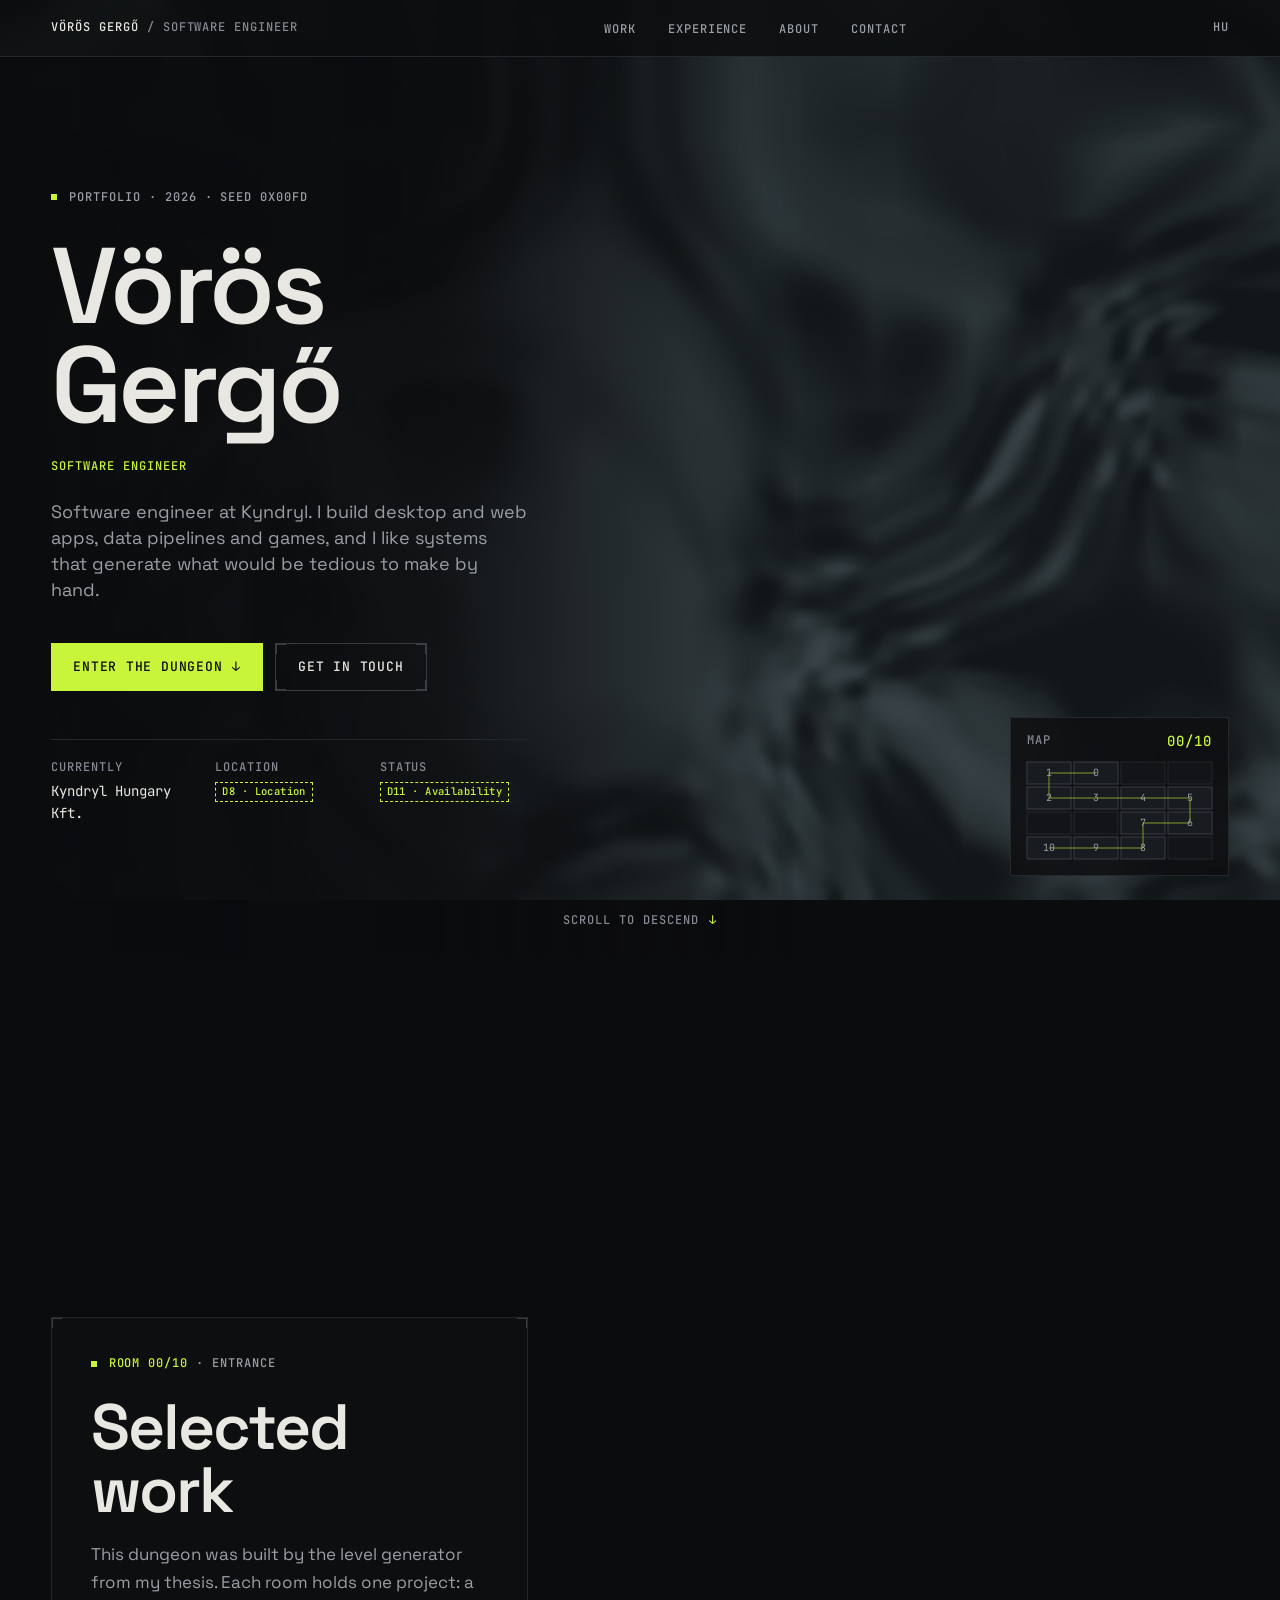
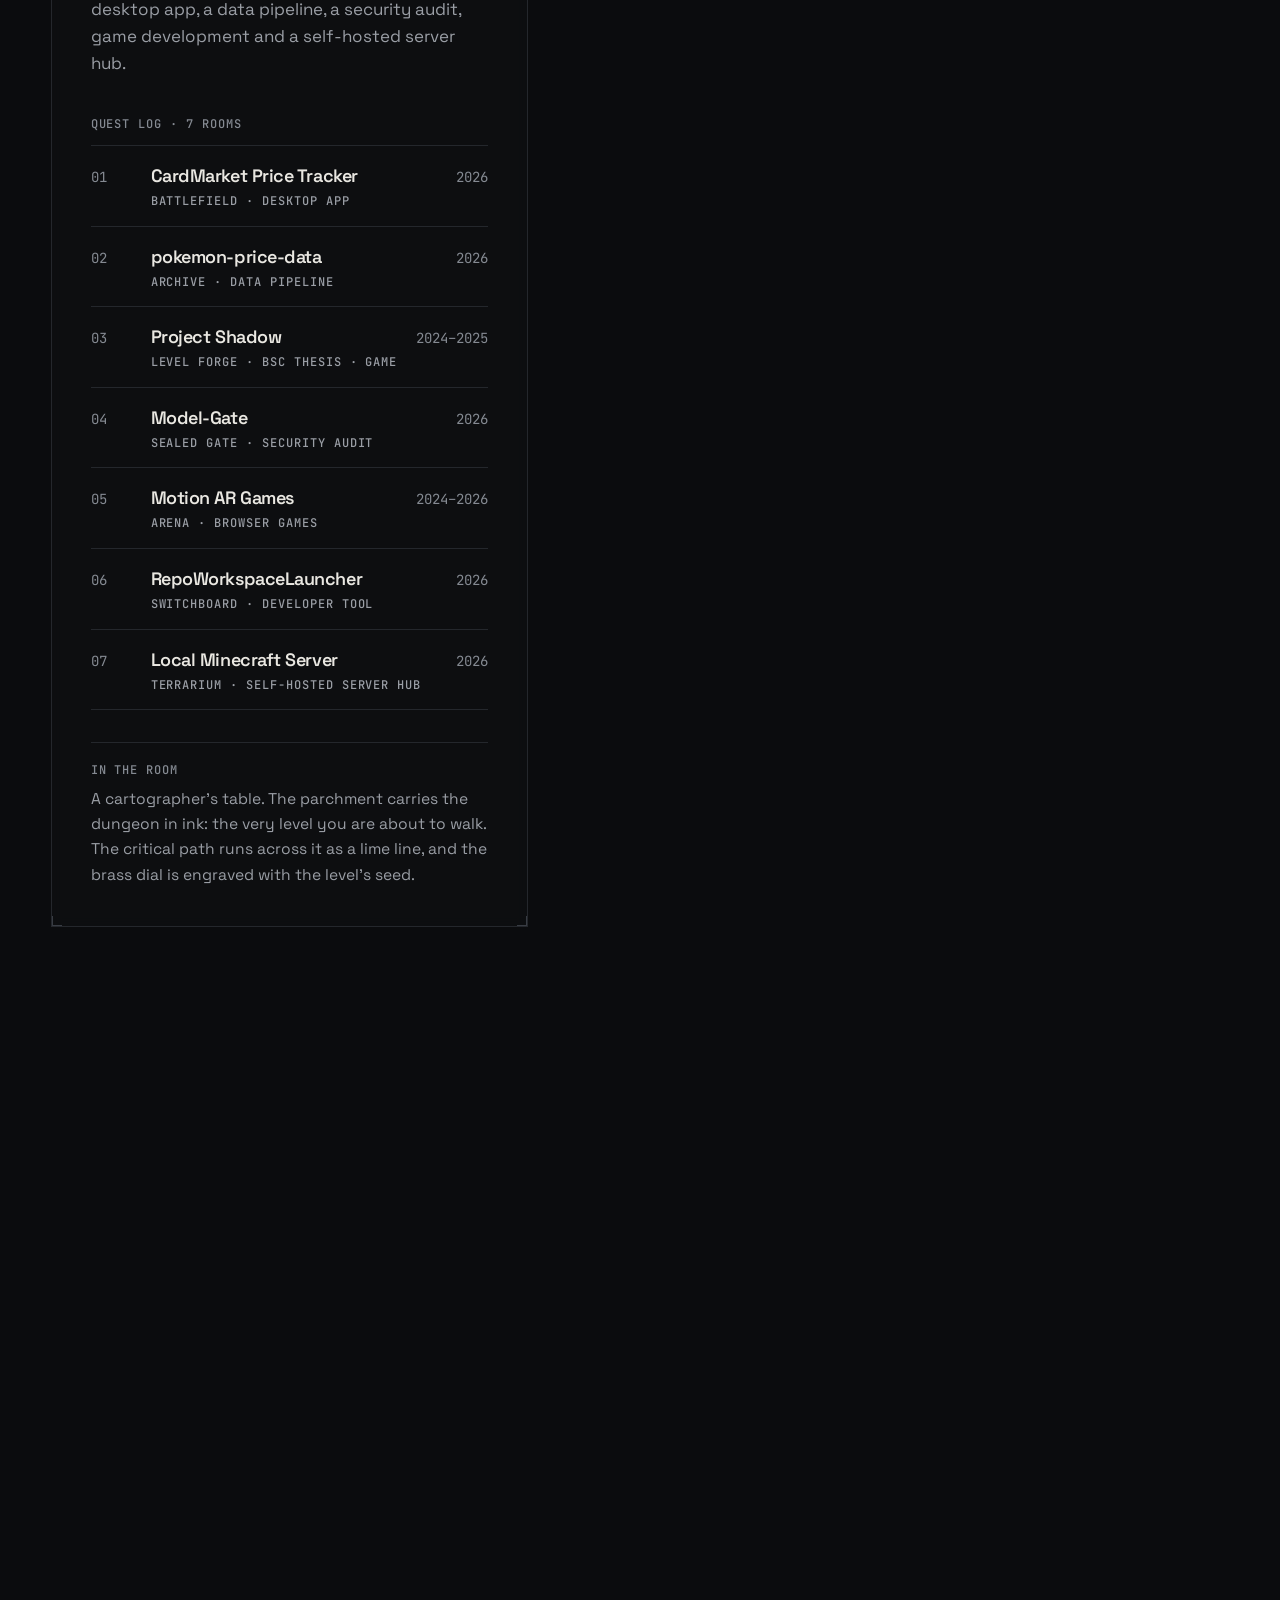
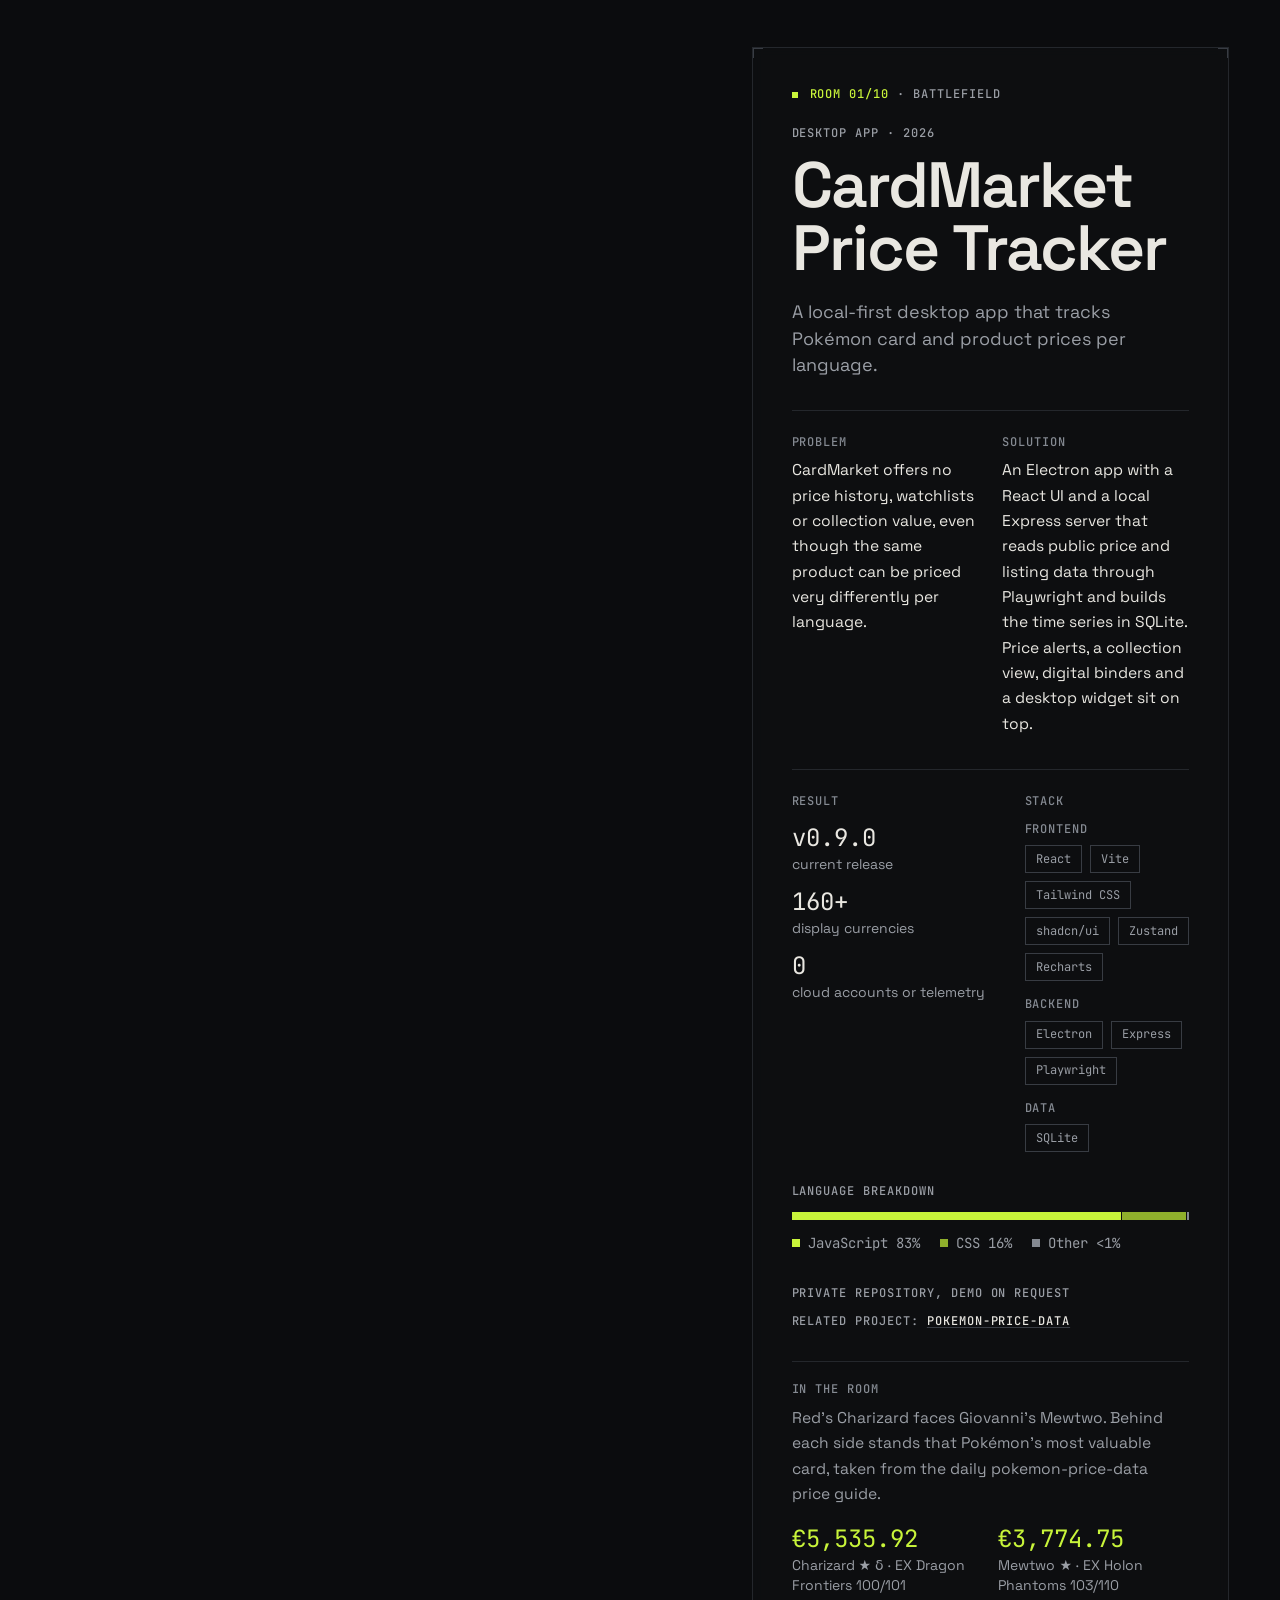
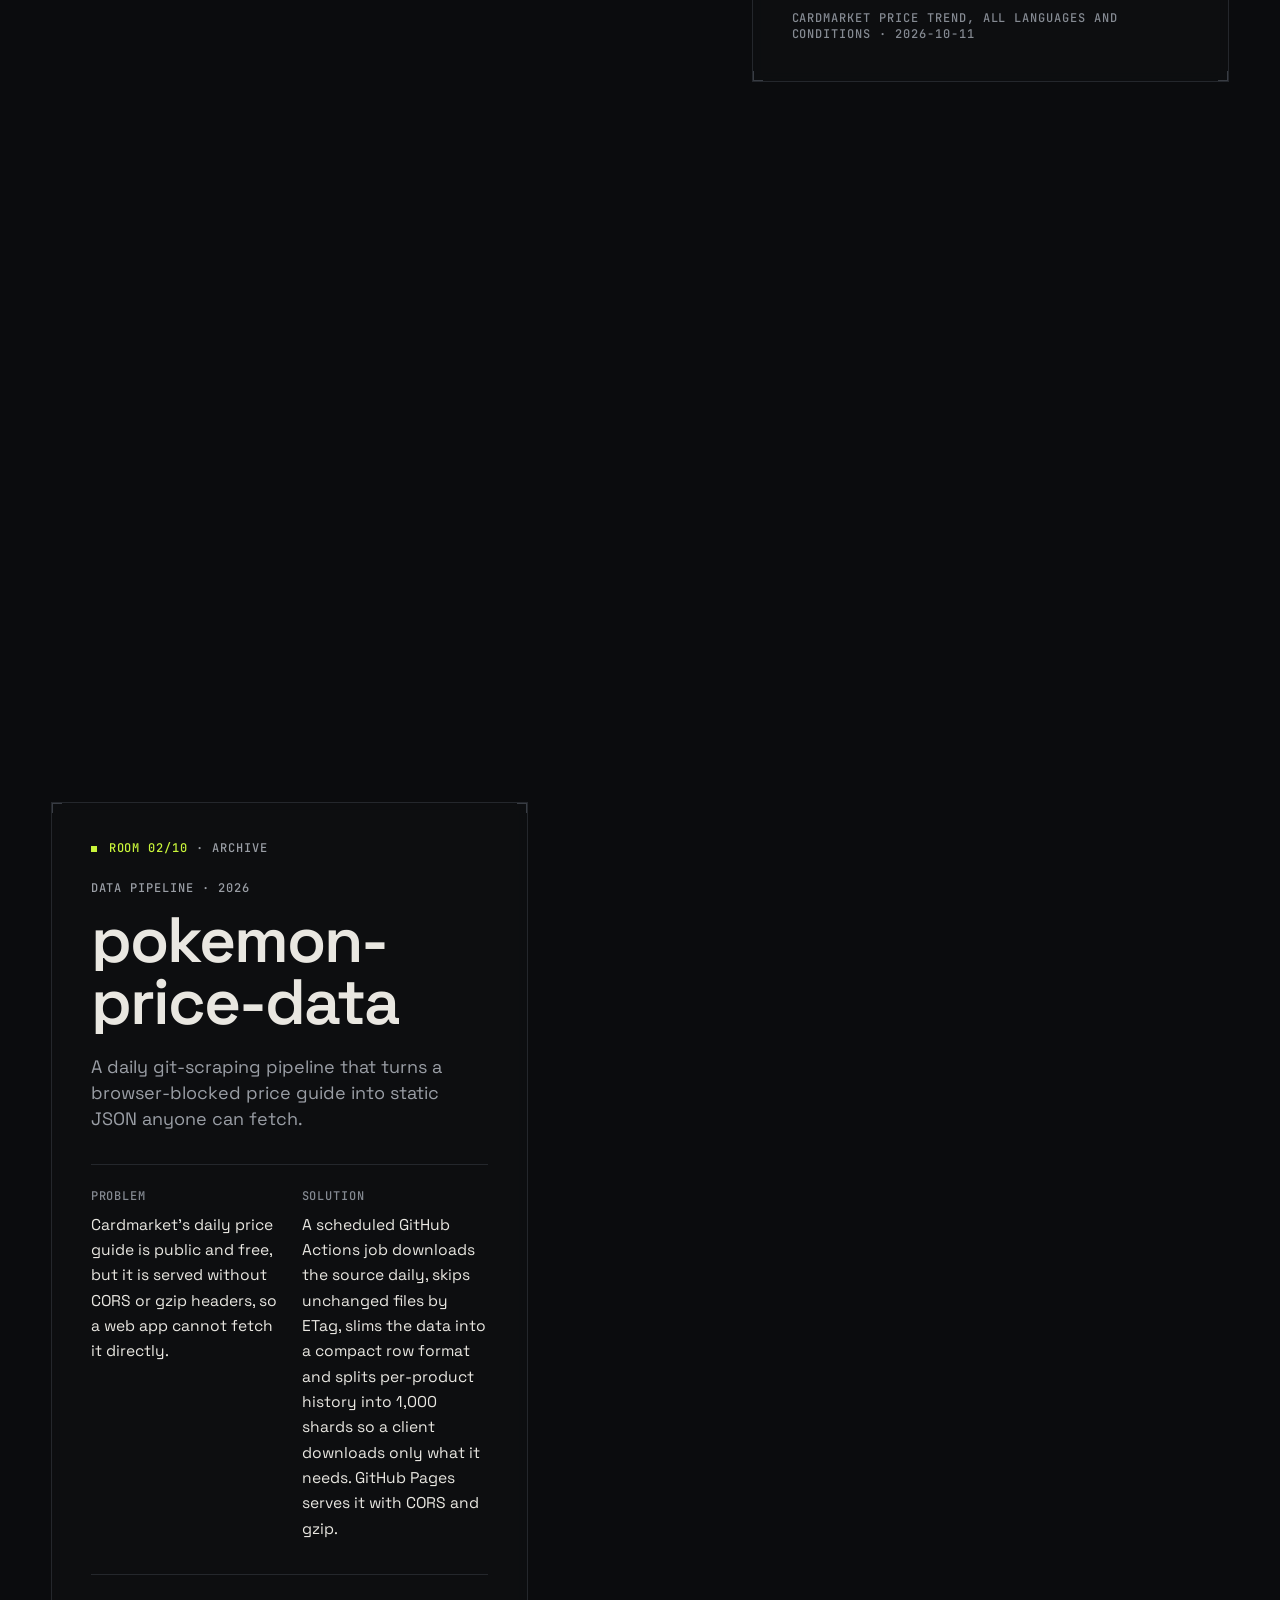
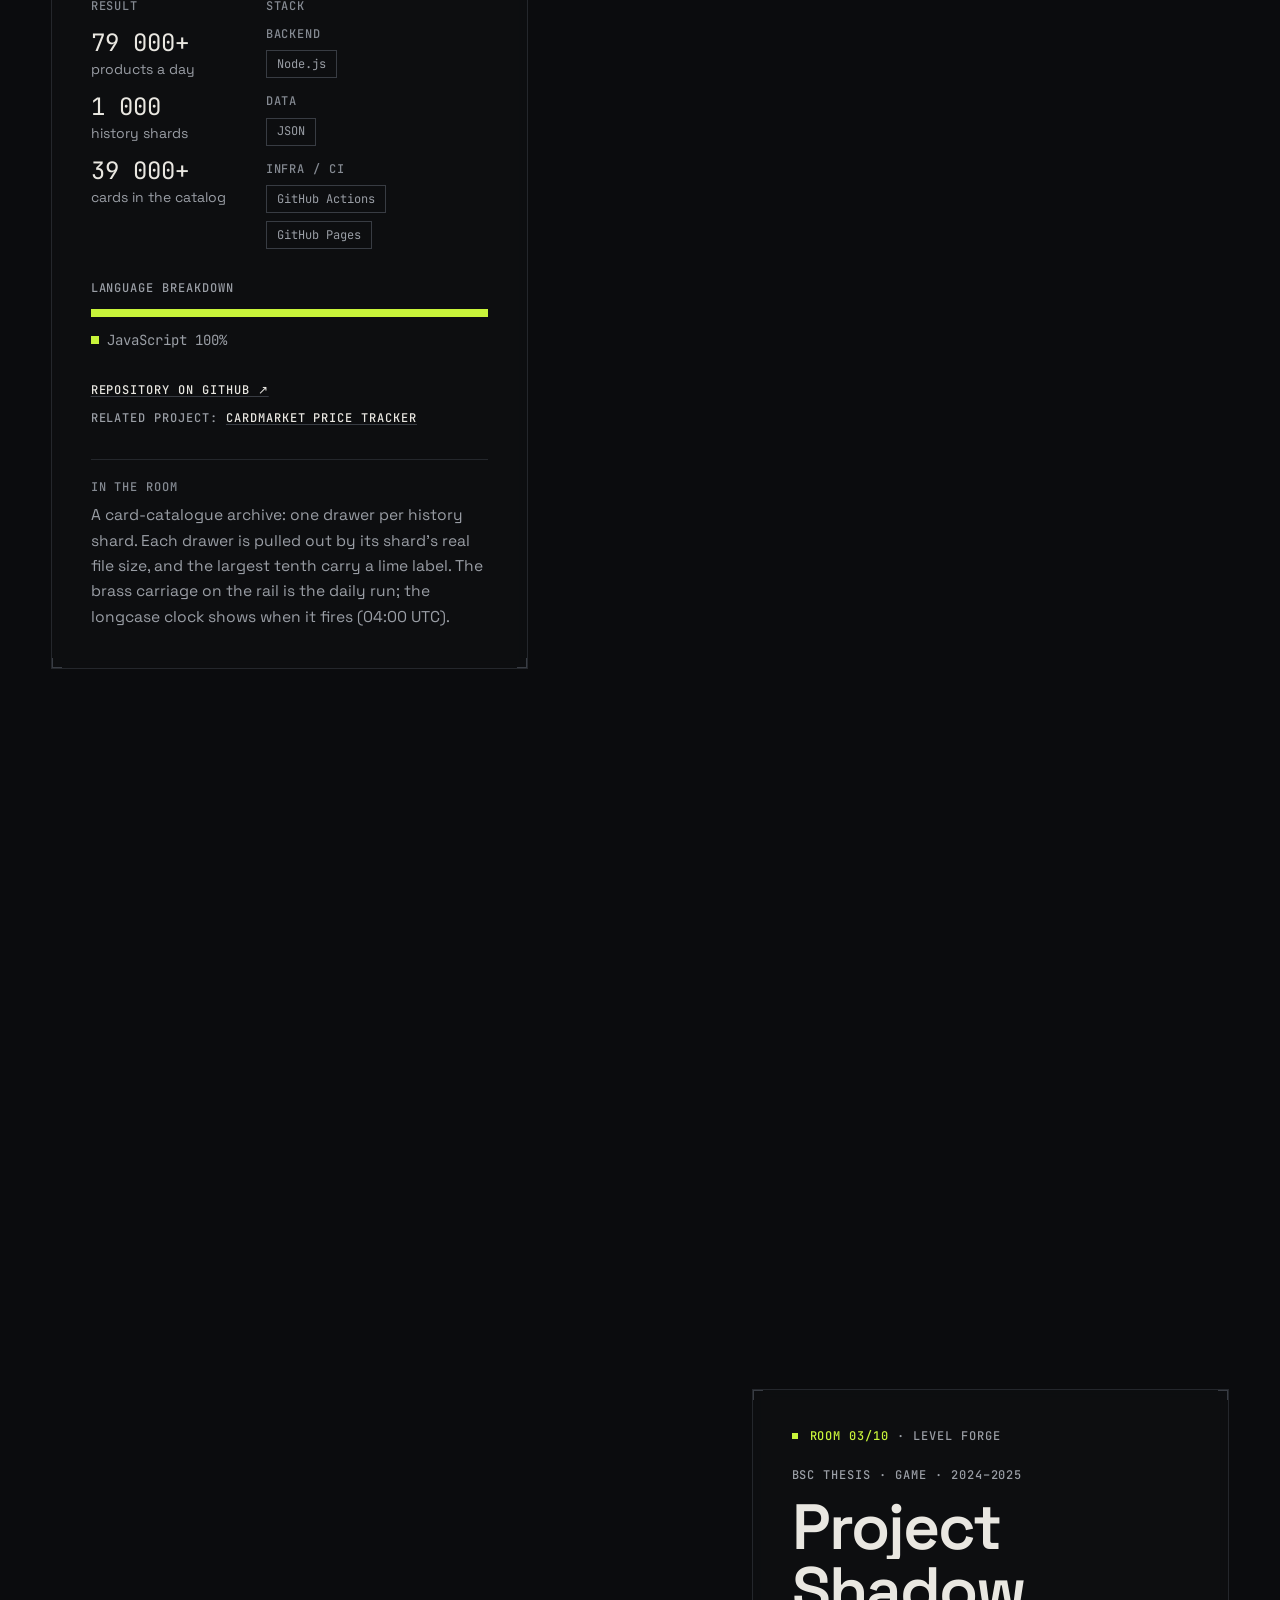
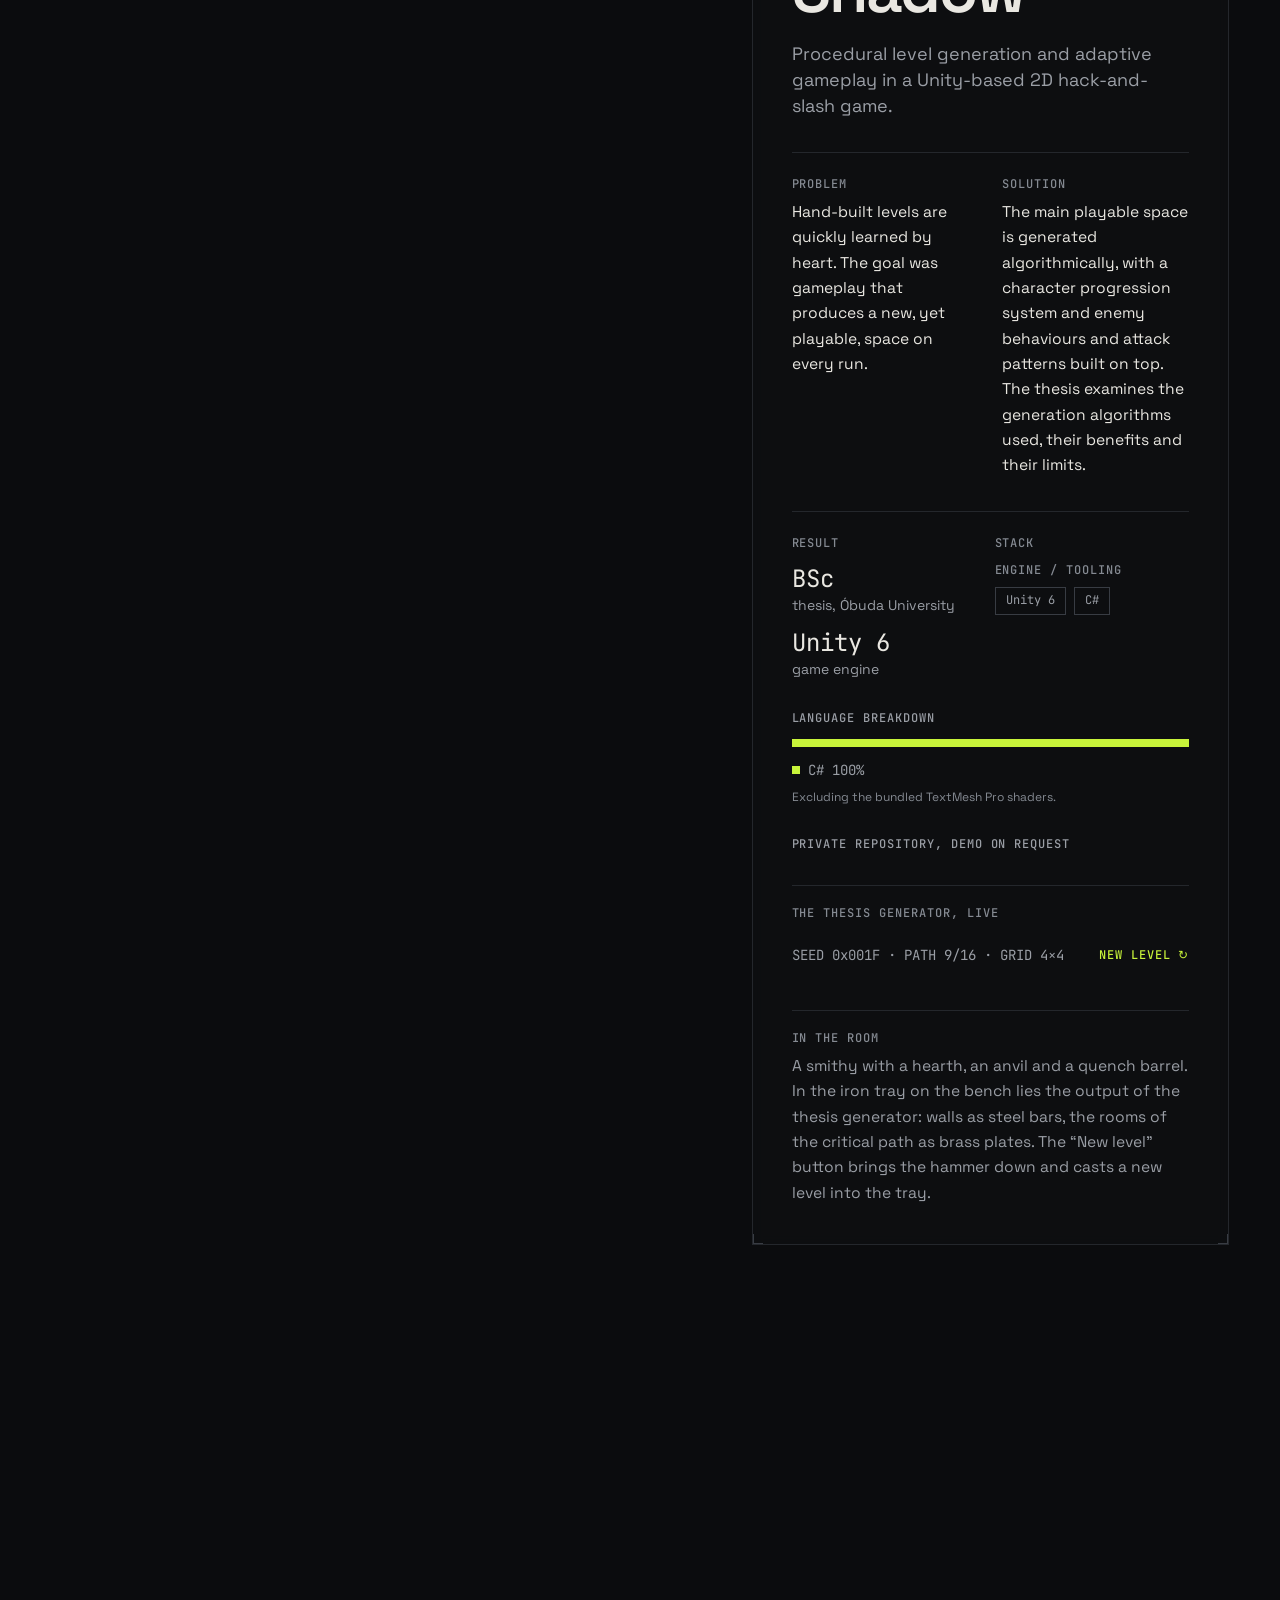
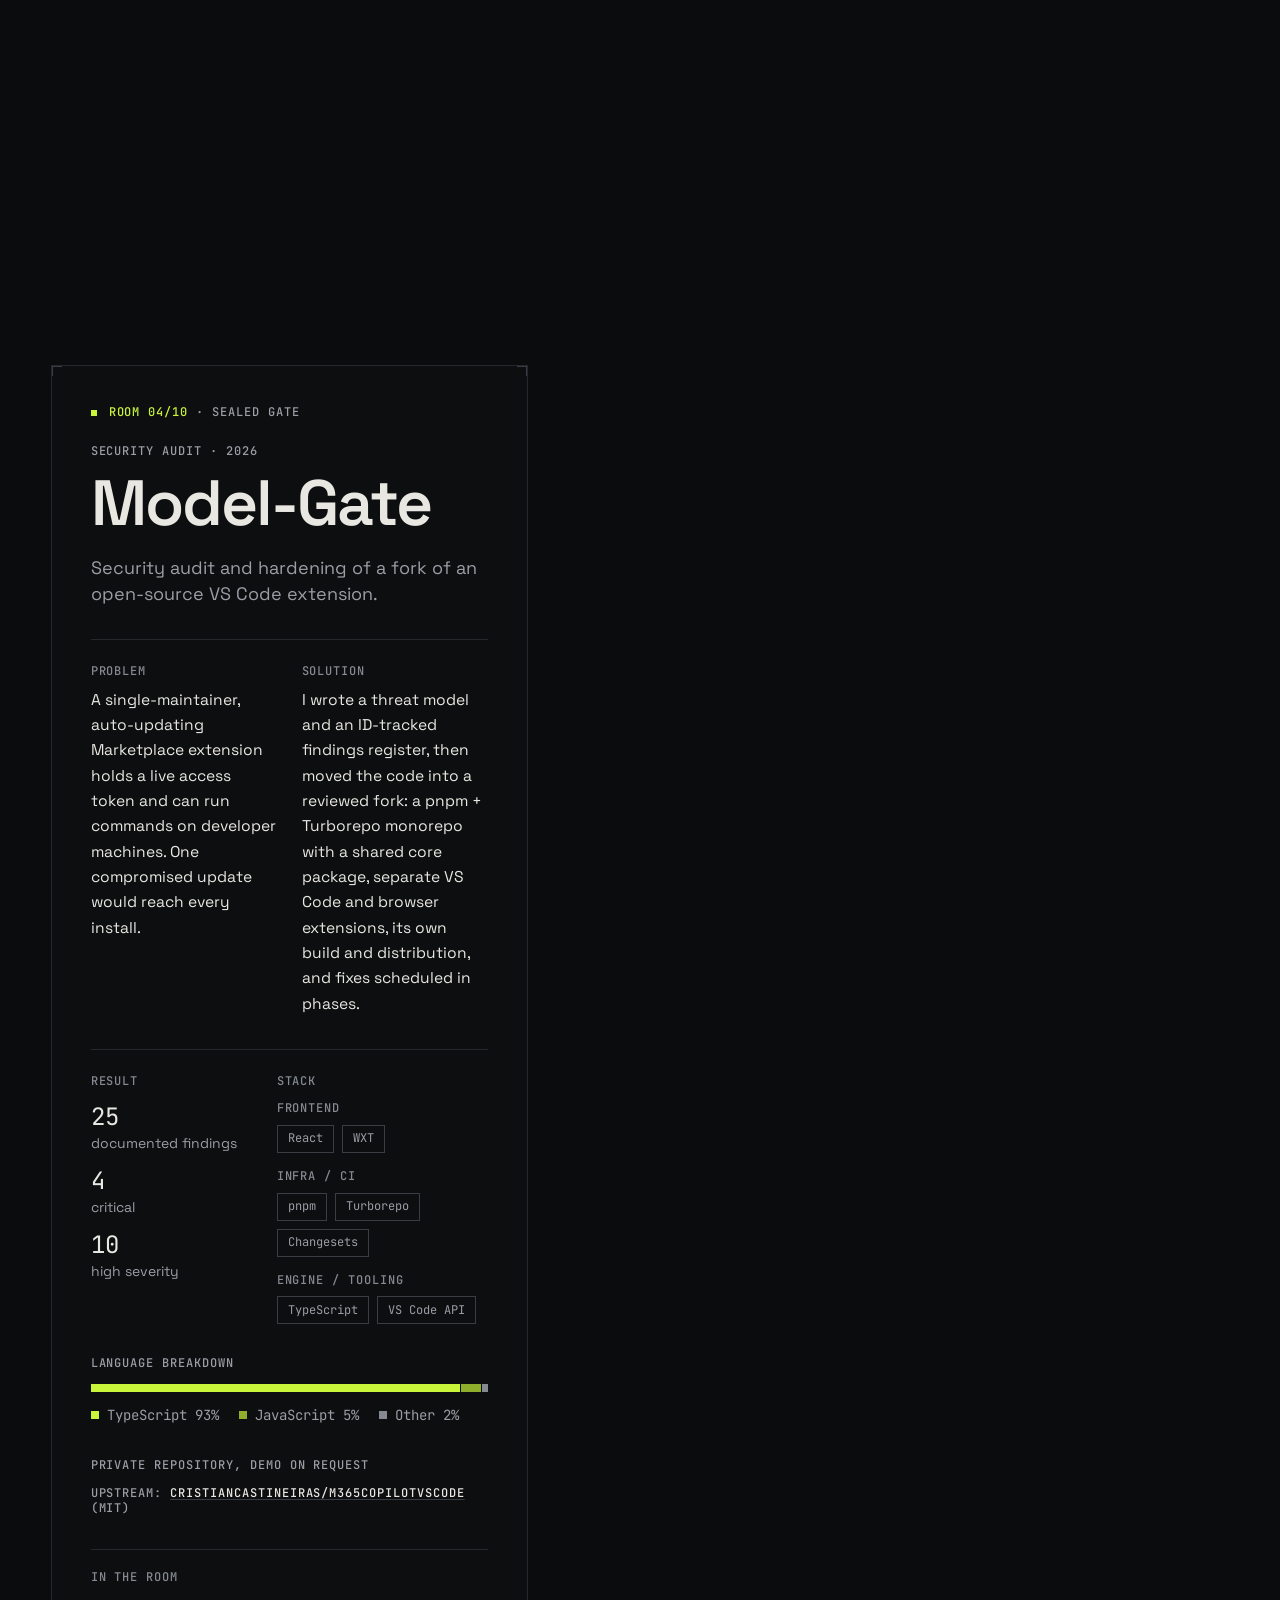
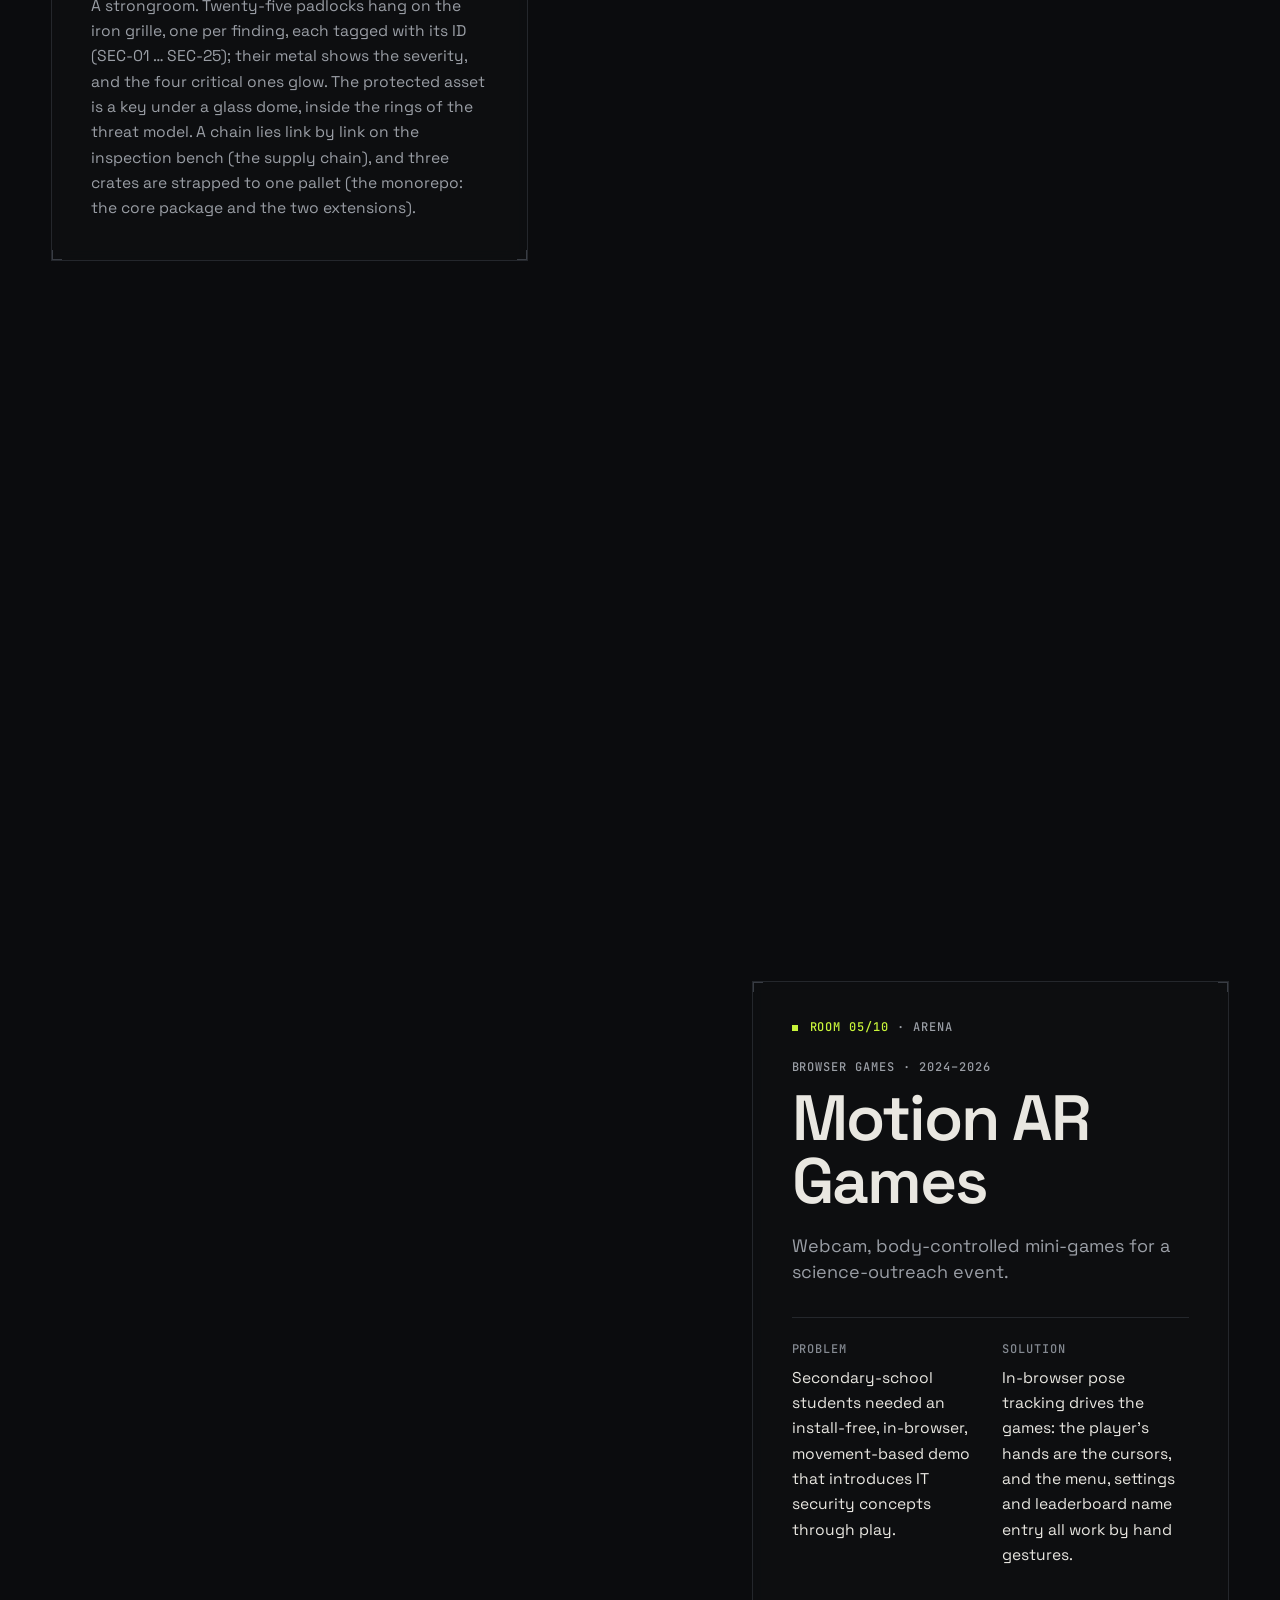
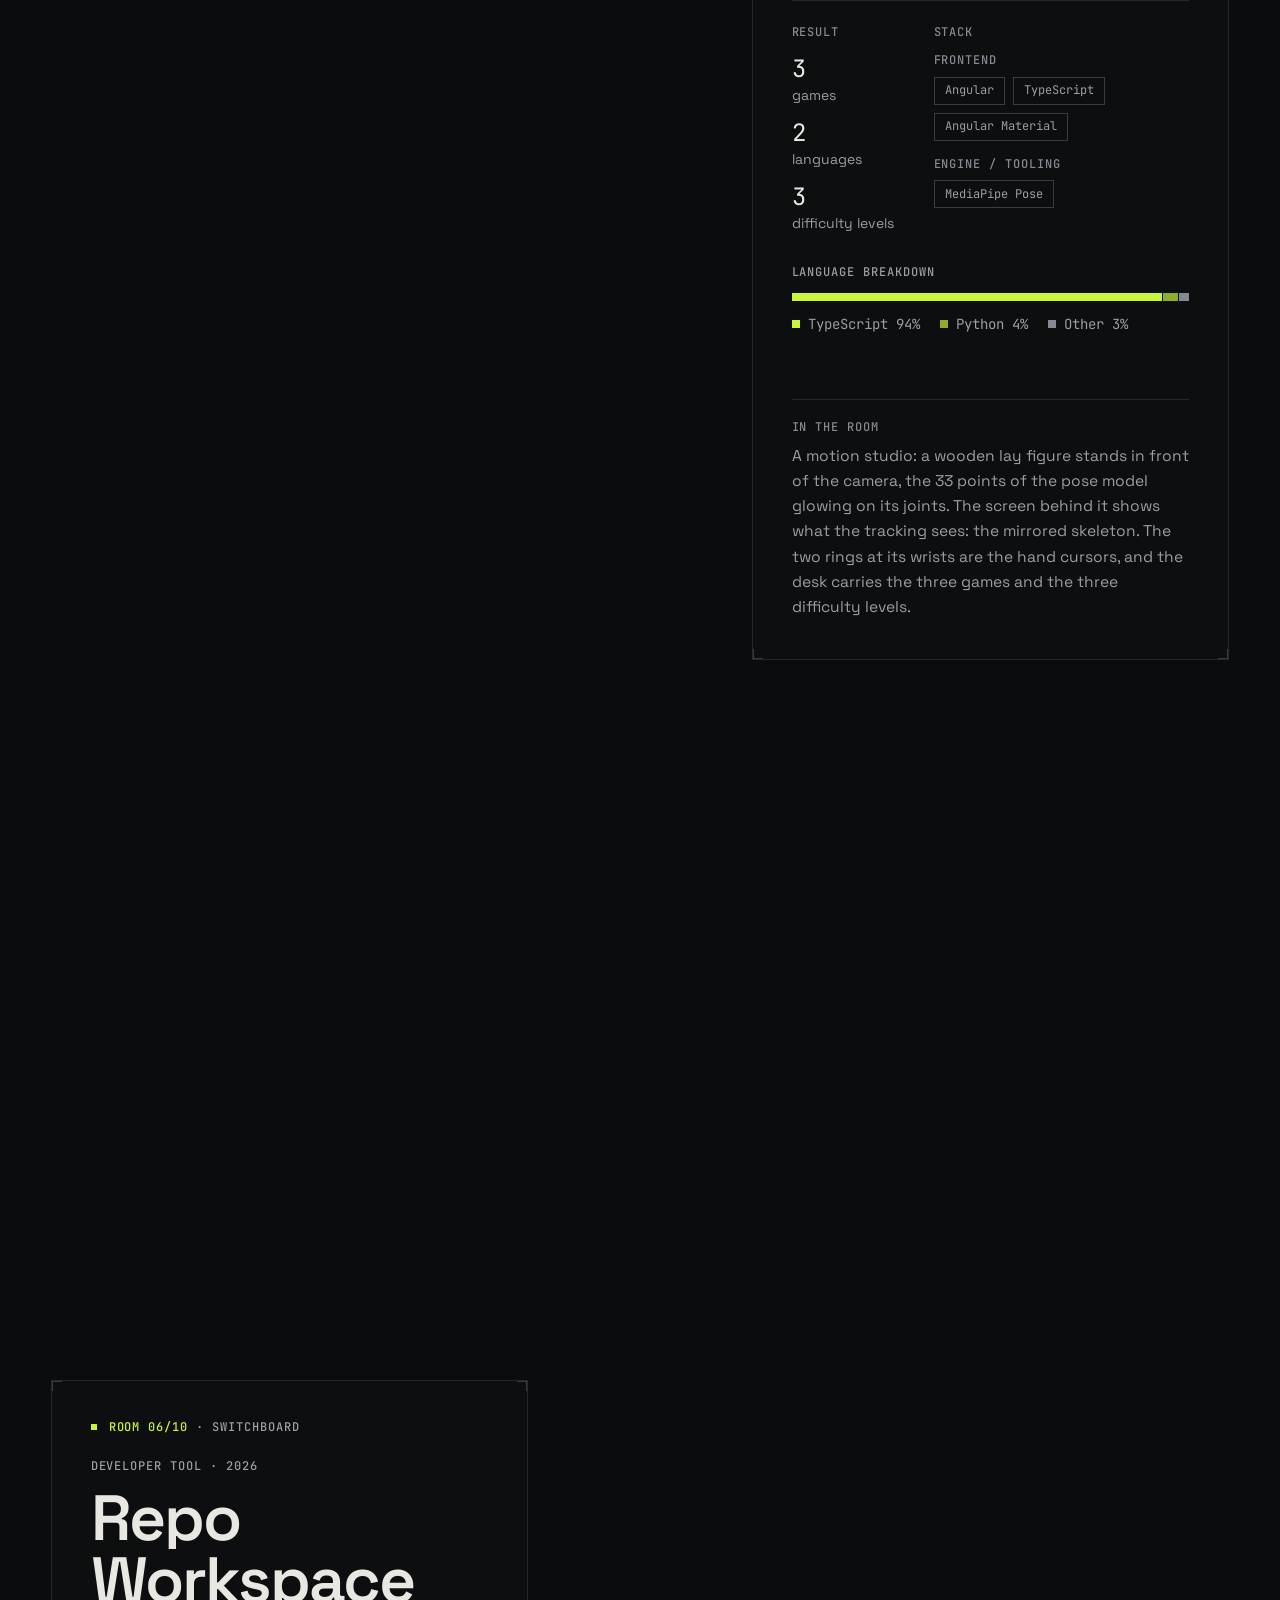
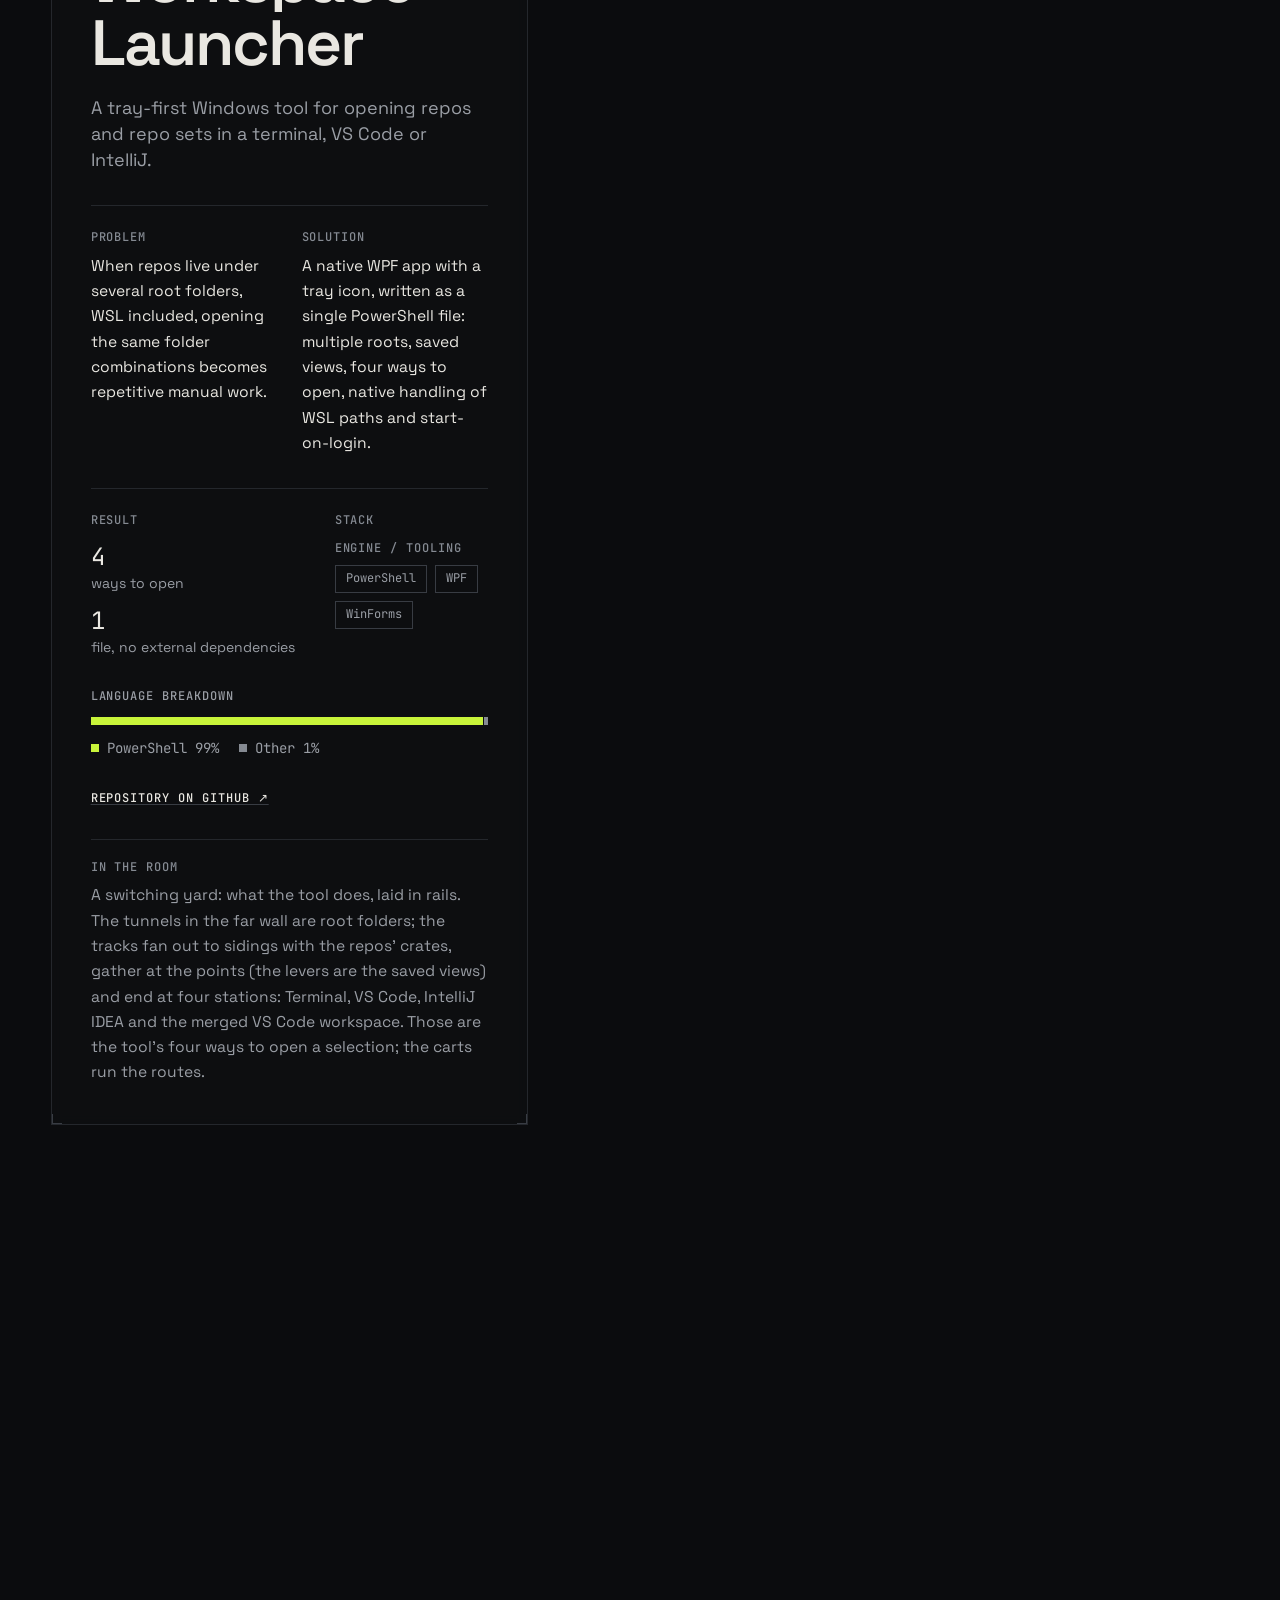
<file: en/index.html>
<!doctype html>
<html lang="en">
  <head>
    <meta charset="UTF-8" />
    <meta name="viewport" content="width=device-width, initial-scale=1" />
    
    <title>Vörös Gergő · Software Engineer</title>
    <meta name="description" content="Portfolio of Vörös Gergő, software engineer: desktop and web apps, data pipelines, a security audit and procedural game development." />
    <meta name="theme-color" content="#0b0c0e" />
    <link rel="canonical" href="https://zyzythepizi.github.io/en/" />
    <link rel="alternate" hreflang="hu" href="https://zyzythepizi.github.io/" /><link rel="alternate" hreflang="en" href="https://zyzythepizi.github.io/en/" />
    <link rel="alternate" hreflang="x-default" href="https://zyzythepizi.github.io/en/" />
    <link rel="icon" href="/favicon.svg" type="image/svg+xml" />
    <meta property="og:type" content="website" />
    <meta property="og:url" content="https://zyzythepizi.github.io/en/" />
    <meta property="og:title" content="Vörös Gergő · Software Engineer" />
    <meta property="og:description" content="Portfolio of Vörös Gergő, software engineer: desktop and web apps, data pipelines, a security audit and procedural game development." />
    <meta property="og:locale" content="en_GB" />
    <meta property="og:image" content="https://zyzythepizi.github.io/plates/overview.svg" />
    <script>
      document.documentElement.classList.add('js');
      // The dungeon is on its way: the mist stands in from the first paint (main.css, .mist-veil).
      if (!matchMedia('(prefers-reduced-motion: reduce)').matches) document.documentElement.classList.add('world-pending');
    </script>
  
    <script type="module" crossorigin src="/assets/dungeon-DCZET52P.js"></script>
    <script type="module" crossorigin src="/assets/main-DNWEnpyN.js"></script>
    <link rel="stylesheet" crossorigin href="/assets/main-Bv16fZD2.css">
  </head>
  <body>
    
    
    <a class="skip-link" href="#main">Skip to content</a>
    <header class="sticky top-0 z-50 border-b border-line bg-bg/85 backdrop-blur-[8px]">
      <div class="shell flex h-(--nav-h) items-center justify-between gap-6">
        <a href="#top" class="label text-fg">
          Vörös Gergő<span class="hidden text-fg-faint sm:inline"> / Software Engineer</span>
        </a>

        <nav aria-label="Main navigation" class="hidden md:block">
          <ul class="flex items-center gap-8"><li><a href="#munkak" class="label text-fg-muted transition-colors hover:text-fg">Work</a></li><li><a href="#tapasztalat" class="label text-fg-muted transition-colors hover:text-fg">Experience</a></li><li><a href="#rolam" class="label text-fg-muted transition-colors hover:text-fg">About</a></li><li><a href="#kapcsolat" class="label text-fg-muted transition-colors hover:text-fg">Contact</a></li></ul>
        </nav>

        <div class="flex items-center gap-5">
          <span class="readout text-signal lg:hidden" data-hud-counter aria-hidden="true">00/09</span>
          <a
    href="/"
    hreflang="hu"
    lang="hu"
    class="label text-fg-muted transition-colors hover:text-fg "
    >HU<span class="sr-only"> — Magyar változat</span></a
  >
          <details class="relative md:hidden">
            <summary class="label flex min-h-11 cursor-pointer list-none items-center text-fg [&::-webkit-details-marker]:hidden">
              Menu
            </summary>
            <nav aria-label="Main navigation" class="absolute right-0 top-full mt-2 min-w-48 border border-line-strong bg-surface p-5">
              <ul class="grid gap-4"><li><a href="#munkak" class="label text-fg-muted transition-colors hover:text-fg">Work</a></li><li><a href="#tapasztalat" class="label text-fg-muted transition-colors hover:text-fg">Experience</a></li><li><a href="#rolam" class="label text-fg-muted transition-colors hover:text-fg">About</a></li><li><a href="#kapcsolat" class="label text-fg-muted transition-colors hover:text-fg">Contact</a></li></ul>
            </nav>
          </details>
        </div>
      </div>
    </header>
    <div class="world-layer" data-world aria-hidden="true"><div class="mist-veil"><i></i><i></i><i></i></div></div>
    <main id="main" tabindex="-1" class="relative z-10">
      
    <section id="top" aria-labelledby="hero-title" class="hero relative" data-chapter="0" data-room="-1" data-side="left">
      <div class="hero-scrim" aria-hidden="true"></div>
      <div class="shell grid-12 relative min-h-svh items-center gap-y-12 pt-24 pb-28 lg:pt-28">
        <div class="col-span-12 lg:col-span-6 xl:col-span-5">
          <p class="label flex items-center gap-3 text-fg-muted" data-intro>
            <span class="inline-block size-1.5 bg-signal" aria-hidden="true"></span>
            Portfolio · 2026 · SEED 0x00FD
          </p>

          <h1 id="hero-title" class="text-display mt-8">Vörös<br />Gergő</h1>
          <p class="label mt-6 text-signal" data-intro>Software Engineer</p>
          <p class="text-lead measure mt-6 text-fg-muted" data-intro>Software engineer at Kyndryl. I build desktop and web apps, data pipelines and games, and I like systems that generate what would be tedious to make by hand.</p>

          <div class="mt-10 flex flex-wrap gap-3" data-intro>
            <a class="btn btn-primary" href="#bejarat">Enter the dungeon <span aria-hidden="true">↓</span></a>
            <a class="btn btn-secondary brackets" href="#kapcsolat">Get in touch</a>
          </div>

          <dl class="readout mt-12 grid grid-cols-1 gap-4 border-t border-line pt-5 sm:grid-cols-3" data-intro>
            <div>
              <dt class="label text-fg-faint">Currently</dt>
              <dd class="mt-1">Kyndryl Hungary Kft.</dd>
            </div>
            <div>
              <dt class="label text-fg-faint">Location</dt>
              <dd class="mt-1"><span class="pending" data-pending="D8">D8 · Location</span></dd>
            </div>
            <div>
              <dt class="label text-fg-faint">Status</dt>
              <dd class="mt-1"><span class="pending" data-pending="D11">D11 · Availability</span></dd>
            </div>
          </dl>
        </div>

        <figure class="hero-poster col-span-12 lg:col-span-6 lg:col-start-7 xl:col-span-7 xl:col-start-6" data-plate>
          <img src="/plates/overview.svg" alt="Map of the dungeon: a 4×4 room grid; the highlighted path leads through 11 rooms from the entrance to the exit." width="1200" height="900" fetchpriority="low" decoding="async" class="block aspect-4/3 w-full" />
        </figure>
      </div>

      <p class="scroll-cue label" aria-hidden="true">Scroll to descend <span>↓</span></p>
    </section> 
    <section id="munkak" aria-labelledby="work-title">
      <div id="bejarat" data-chapter="1" data-room="0" data-side="left"><div class="shell grid-12 room-chapter">
    <div class="room-panel brackets col-span-12 lg:col-span-5 lg:col-start-1 lg:row-start-1" data-panel>
      <p class="label flex items-center gap-3 text-fg-muted">
    <span class="inline-block size-1.5 bg-signal" aria-hidden="true"></span>
    <span><span class="text-signal">Room 00/10</span> · Entrance</span>
  </p>
      <h2 id="work-title" class="text-h2 mt-6" data-split>Selected work</h2>
      <p class="mt-5 text-fg-muted" data-reveal>This dungeon was built by the level generator from my thesis. Each room holds one project: a desktop app, a data pipeline, a security audit, game development and a self-hosted server hub.</p>

      <h3 class="label mt-10 text-fg-faint" data-reveal>Quest log · 7 rooms</h3>
      <ol class="mt-3 border-t border-line" data-reveal>
        <li>
            <a href="#p-cardmarket" class="group grid grid-cols-[3rem_1fr_auto] items-baseline gap-x-3 border-b border-line py-4 transition-colors hover:bg-surface-2">
              <span class="readout text-fg-faint">01</span>
              <span>
                <span class="block text-lg font-semibold tracking-tight transition-colors group-hover:text-signal">Card<wbr />Market Price Tracker</span>
                <span class="label mt-1 block text-fg-muted">Battlefield · Desktop app</span>
              </span>
              <span class="readout text-fg-faint">2026</span>
            </a>
          </li><li>
            <a href="#p-price-data" class="group grid grid-cols-[3rem_1fr_auto] items-baseline gap-x-3 border-b border-line py-4 transition-colors hover:bg-surface-2">
              <span class="readout text-fg-faint">02</span>
              <span>
                <span class="block text-lg font-semibold tracking-tight transition-colors group-hover:text-signal">pokemon-<wbr />price-<wbr />data</span>
                <span class="label mt-1 block text-fg-muted">Archive · Data pipeline</span>
              </span>
              <span class="readout text-fg-faint">2026</span>
            </a>
          </li><li>
            <a href="#p-project-shadow" class="group grid grid-cols-[3rem_1fr_auto] items-baseline gap-x-3 border-b border-line py-4 transition-colors hover:bg-surface-2">
              <span class="readout text-fg-faint">03</span>
              <span>
                <span class="block text-lg font-semibold tracking-tight transition-colors group-hover:text-signal">Project Shadow</span>
                <span class="label mt-1 block text-fg-muted">Level Forge · BSc thesis · game</span>
              </span>
              <span class="readout text-fg-faint">2024–2025</span>
            </a>
          </li><li>
            <a href="#p-model-gate" class="group grid grid-cols-[3rem_1fr_auto] items-baseline gap-x-3 border-b border-line py-4 transition-colors hover:bg-surface-2">
              <span class="readout text-fg-faint">04</span>
              <span>
                <span class="block text-lg font-semibold tracking-tight transition-colors group-hover:text-signal">Model-<wbr />Gate</span>
                <span class="label mt-1 block text-fg-muted">Sealed Gate · Security audit</span>
              </span>
              <span class="readout text-fg-faint">2026</span>
            </a>
          </li><li>
            <a href="#p-ar-games" class="group grid grid-cols-[3rem_1fr_auto] items-baseline gap-x-3 border-b border-line py-4 transition-colors hover:bg-surface-2">
              <span class="readout text-fg-faint">05</span>
              <span>
                <span class="block text-lg font-semibold tracking-tight transition-colors group-hover:text-signal">Motion AR Games</span>
                <span class="label mt-1 block text-fg-muted">Arena · Browser games</span>
              </span>
              <span class="readout text-fg-faint">2024–2026</span>
            </a>
          </li><li>
            <a href="#p-workspace-launcher" class="group grid grid-cols-[3rem_1fr_auto] items-baseline gap-x-3 border-b border-line py-4 transition-colors hover:bg-surface-2">
              <span class="readout text-fg-faint">06</span>
              <span>
                <span class="block text-lg font-semibold tracking-tight transition-colors group-hover:text-signal">Repo<wbr />Workspace<wbr />Launcher</span>
                <span class="label mt-1 block text-fg-muted">Switchboard · Developer tool</span>
              </span>
              <span class="readout text-fg-faint">2026</span>
            </a>
          </li><li>
            <a href="#p-local-minecraft" class="group grid grid-cols-[3rem_1fr_auto] items-baseline gap-x-3 border-b border-line py-4 transition-colors hover:bg-surface-2">
              <span class="readout text-fg-faint">07</span>
              <span>
                <span class="block text-lg font-semibold tracking-tight transition-colors group-hover:text-signal">Local Minecraft Server</span>
                <span class="label mt-1 block text-fg-muted">Terrarium · Self-hosted server hub</span>
              </span>
              <span class="readout text-fg-faint">2026</span>
            </a>
          </li>
      </ol><div class="mt-8 border-t border-line pt-5" data-reveal>
    <p class="label text-fg-faint">In the room</p>
    <p class="mt-2 text-[0.975rem] leading-relaxed text-fg-muted">A cartographer’s table. The parchment carries the dungeon in ink: the very level you are about to walk. The critical path runs across it as a lime line, and the brass dial is engraved with the level’s seed.</p>
  </div></div>
    <figure class="room-view lg:col-start-7 lg:col-span-6" data-plate>
    <img src="/plates/room-0.svg" alt="The dungeon map, highlighting: Entrance." width="1200" height="900" loading="lazy" decoding="async" class="block h-full w-full object-contain" />
  </figure>
  </div></div> <article id="p-cardmarket" aria-labelledby="p-cardmarket-title" data-chapter="2" data-room="1" data-side="right"><div class="shell grid-12 room-chapter">
    <div class="room-panel brackets col-span-12 lg:col-span-5 lg:col-start-8 lg:row-start-1" data-panel>
      <p class="label flex items-center gap-3 text-fg-muted">
    <span class="inline-block size-1.5 bg-signal" aria-hidden="true"></span>
    <span><span class="text-signal">Room 01/10</span> · Battlefield</span>
  </p>
      <p class="label mt-6 text-fg-muted" data-reveal>Desktop app · 2026</p>
      <h3 id="p-cardmarket-title" class="text-h2 mt-3" data-split>Card<wbr />Market Price Tracker</h3>
      <p class="text-lead mt-5 text-fg-muted" data-reveal>A local-first desktop app that tracks Pokémon card and product prices per language.</p>

      <div class="mt-8 grid gap-6 border-t border-line pt-6 sm:grid-cols-2">
        <div data-reveal>
          <h4 class="label text-fg-faint">Problem</h4>
          <p class="mt-2 text-[0.975rem] leading-relaxed">CardMarket offers no price history, watchlists or collection value, even though the same product can be priced very differently per language.</p>
        </div>
        <div data-reveal>
          <h4 class="label text-fg-faint">Solution</h4>
          <p class="mt-2 text-[0.975rem] leading-relaxed">An Electron app with a React UI and a local Express server that reads public price and listing data through Playwright and builds the time series in SQLite. Price alerts, a collection view, digital binders and a desktop widget sit on top.</p>
        </div>
      </div>

      <div class="mt-8 grid gap-6 border-t border-line pt-6 sm:grid-cols-[auto_1fr] sm:gap-10">
        <div data-reveal>
          <h4 class="label text-fg-faint">Result</h4>
          <dl class="mt-3 grid gap-3">
            <div class="flex flex-col-reverse">
                <dt class="text-sm text-fg-muted">current release</dt>
                <dd class="readout text-2xl text-fg" data-count>v0.9.0</dd>
              </div><div class="flex flex-col-reverse">
                <dt class="text-sm text-fg-muted">display currencies</dt>
                <dd class="readout text-2xl text-fg" data-count>160+</dd>
              </div><div class="flex flex-col-reverse">
                <dt class="text-sm text-fg-muted">cloud accounts or telemetry</dt>
                <dd class="readout text-2xl text-fg" data-count>0</dd>
              </div>
          </dl>
        </div>
        <div data-reveal>
          <h4 class="label text-fg-faint">Stack</h4>
          <div class="mt-3">
    <dl class="grid gap-4">
      <div>
            <dt class="label text-fg-faint">Frontend</dt>
            <dd class="mt-2">
              <ul class="flex flex-wrap gap-2">
                <li class="badge">React</li><li class="badge">Vite</li><li class="badge">Tailwind CSS</li><li class="badge">shadcn/ui</li><li class="badge">Zustand</li><li class="badge">Recharts</li>
              </ul>
            </dd>
          </div><div>
            <dt class="label text-fg-faint">Backend</dt>
            <dd class="mt-2">
              <ul class="flex flex-wrap gap-2">
                <li class="badge">Electron</li><li class="badge">Express</li><li class="badge">Playwright</li>
              </ul>
            </dd>
          </div><div>
            <dt class="label text-fg-faint">Data</dt>
            <dd class="mt-2">
              <ul class="flex flex-wrap gap-2">
                <li class="badge">SQLite</li>
              </ul>
            </dd>
          </div>
    </dl></div>
        </div>
      </div>

      <div class="mt-8" data-reveal>
    <div>
      <p class="label text-fg-muted">Language breakdown</p>
      <div class="mt-3 flex h-2 w-full gap-px" data-langbar aria-hidden="true">
        <span class="bg-signal h-full" style="width:83.27%"></span><span class="bg-signal/70 h-full" style="width:16.22%"></span><span class="bg-fg-faint h-full" style="width:0.51%"></span>
      </div>
      <ul class="readout mt-3 flex flex-wrap gap-x-5 gap-y-1 text-fg-muted">
        <li class="inline-flex items-center gap-2">
            <span class="bg-signal inline-block size-2" aria-hidden="true"></span>
            JavaScript 83%
          </li><li class="inline-flex items-center gap-2">
            <span class="bg-signal/70 inline-block size-2" aria-hidden="true"></span>
            CSS 16%
          </li><li class="inline-flex items-center gap-2">
            <span class="bg-fg-faint inline-block size-2" aria-hidden="true"></span>
            Other &lt;1%
          </li>
      </ul>
      
    </div></div>
      
    <ul class="label mt-8 flex flex-wrap gap-x-6 gap-y-3 text-fg-muted" data-reveal>
      
      <li>Private repository, demo on request</li>
      <li>Related project: <a class="prose-link text-fg" href="#p-price-data">pokemon-price-data</a></li>
      
    </ul>
       
    <div class="mt-8 border-t border-line pt-5" data-reveal>
      <h4 class="label text-fg-faint">In the room</h4>
      <p class="mt-2 text-[0.975rem] leading-relaxed text-fg-muted">Red’s Charizard faces Giovanni’s Mewtwo. Behind each side stands that Pokémon’s most valuable card, taken from the daily pokemon-price-data price guide.</p>
      <dl class="mt-4 grid gap-4 sm:grid-cols-2">
        <div class="flex flex-col-reverse">
            <dt class="text-sm text-fg-muted">Charizard ★ δ · EX Dragon Frontiers 100/101</dt>
            <dd class="readout text-2xl text-signal">€5,535.92</dd>
          </div><div class="flex flex-col-reverse">
            <dt class="text-sm text-fg-muted">Mewtwo ★ · EX Holon Phantoms 103/110</dt>
            <dd class="readout text-2xl text-signal">€3,774.75</dd>
          </div>
      </dl>
      <p class="label mt-4 text-fg-faint">Cardmarket price trend, all languages and conditions · <time datetime="2026-10-11">2026-10-11</time></p>
    </div></div>
    <figure class="room-view lg:col-start-1 lg:col-span-6" data-plate>
    <img src="/plates/room-1.svg" alt="The dungeon map, highlighting: Battlefield." width="1200" height="900" loading="lazy" decoding="async" class="block h-full w-full object-contain" />
  </figure>
  </div></article><article id="p-price-data" aria-labelledby="p-price-data-title" data-chapter="3" data-room="2" data-side="left"><div class="shell grid-12 room-chapter">
    <div class="room-panel brackets col-span-12 lg:col-span-5 lg:col-start-1 lg:row-start-1" data-panel>
      <p class="label flex items-center gap-3 text-fg-muted">
    <span class="inline-block size-1.5 bg-signal" aria-hidden="true"></span>
    <span><span class="text-signal">Room 02/10</span> · Archive</span>
  </p>
      <p class="label mt-6 text-fg-muted" data-reveal>Data pipeline · 2026</p>
      <h3 id="p-price-data-title" class="text-h2 mt-3" data-split>pokemon-<wbr />price-<wbr />data</h3>
      <p class="text-lead mt-5 text-fg-muted" data-reveal>A daily git-scraping pipeline that turns a browser-blocked price guide into static JSON anyone can fetch.</p>

      <div class="mt-8 grid gap-6 border-t border-line pt-6 sm:grid-cols-2">
        <div data-reveal>
          <h4 class="label text-fg-faint">Problem</h4>
          <p class="mt-2 text-[0.975rem] leading-relaxed">Cardmarket’s daily price guide is public and free, but it is served without CORS or gzip headers, so a web app cannot fetch it directly.</p>
        </div>
        <div data-reveal>
          <h4 class="label text-fg-faint">Solution</h4>
          <p class="mt-2 text-[0.975rem] leading-relaxed">A scheduled GitHub Actions job downloads the source daily, skips unchanged files by ETag, slims the data into a compact row format and splits per-product history into 1,000 shards so a client downloads only what it needs. GitHub Pages serves it with CORS and gzip.</p>
        </div>
      </div>

      <div class="mt-8 grid gap-6 border-t border-line pt-6 sm:grid-cols-[auto_1fr] sm:gap-10">
        <div data-reveal>
          <h4 class="label text-fg-faint">Result</h4>
          <dl class="mt-3 grid gap-3">
            <div class="flex flex-col-reverse">
                <dt class="text-sm text-fg-muted">products a day</dt>
                <dd class="readout text-2xl text-fg" data-count>79 000+</dd>
              </div><div class="flex flex-col-reverse">
                <dt class="text-sm text-fg-muted">history shards</dt>
                <dd class="readout text-2xl text-fg" data-count>1 000</dd>
              </div><div class="flex flex-col-reverse">
                <dt class="text-sm text-fg-muted">cards in the catalog</dt>
                <dd class="readout text-2xl text-fg" data-count>39 000+</dd>
              </div>
          </dl>
        </div>
        <div data-reveal>
          <h4 class="label text-fg-faint">Stack</h4>
          <div class="mt-3">
    <dl class="grid gap-4">
      <div>
            <dt class="label text-fg-faint">Backend</dt>
            <dd class="mt-2">
              <ul class="flex flex-wrap gap-2">
                <li class="badge">Node.js</li>
              </ul>
            </dd>
          </div><div>
            <dt class="label text-fg-faint">Data</dt>
            <dd class="mt-2">
              <ul class="flex flex-wrap gap-2">
                <li class="badge">JSON</li>
              </ul>
            </dd>
          </div><div>
            <dt class="label text-fg-faint">Infra / CI</dt>
            <dd class="mt-2">
              <ul class="flex flex-wrap gap-2">
                <li class="badge">GitHub Actions</li><li class="badge">GitHub Pages</li>
              </ul>
            </dd>
          </div>
    </dl></div>
        </div>
      </div>

      <div class="mt-8" data-reveal>
    <div>
      <p class="label text-fg-muted">Language breakdown</p>
      <div class="mt-3 flex h-2 w-full gap-px" data-langbar aria-hidden="true">
        <span class="bg-signal h-full" style="width:100.00%"></span>
      </div>
      <ul class="readout mt-3 flex flex-wrap gap-x-5 gap-y-1 text-fg-muted">
        <li class="inline-flex items-center gap-2">
            <span class="bg-signal inline-block size-2" aria-hidden="true"></span>
            JavaScript 100%
          </li>
      </ul>
      
    </div></div>
      
    <ul class="label mt-8 flex flex-wrap gap-x-6 gap-y-3 text-fg-muted" data-reveal>
      
      <li><a class="prose-link text-fg" href="https://github.com/ZyzyThePizi/pokemon-price-data" rel="noopener">Repository on GitHub ↗</a></li>
      <li>Related project: <a class="prose-link text-fg" href="#p-cardmarket">CardMarket Price Tracker</a></li>
      
    </ul>
       <div class="mt-8 border-t border-line pt-5" data-reveal>
    <p class="label text-fg-faint">In the room</p>
    <p class="mt-2 text-[0.975rem] leading-relaxed text-fg-muted">A card-catalogue archive: one drawer per history shard. Each drawer is pulled out by its shard’s real file size, and the largest tenth carry a lime label. The brass carriage on the rail is the daily run; the longcase clock shows when it fires (04:00 UTC).</p>
  </div></div>
    <figure class="room-view lg:col-start-7 lg:col-span-6" data-plate>
    <img src="/plates/room-2.svg" alt="The dungeon map, highlighting: Archive." width="1200" height="900" loading="lazy" decoding="async" class="block h-full w-full object-contain" />
  </figure>
  </div></article><article id="p-project-shadow" aria-labelledby="p-project-shadow-title" data-chapter="4" data-room="3" data-side="right"><div class="shell grid-12 room-chapter">
    <div class="room-panel brackets col-span-12 lg:col-span-5 lg:col-start-8 lg:row-start-1" data-panel>
      <p class="label flex items-center gap-3 text-fg-muted">
    <span class="inline-block size-1.5 bg-signal" aria-hidden="true"></span>
    <span><span class="text-signal">Room 03/10</span> · Level Forge</span>
  </p>
      <p class="label mt-6 text-fg-muted" data-reveal>BSc thesis · game · 2024–2025</p>
      <h3 id="p-project-shadow-title" class="text-h2 mt-3" data-split>Project Shadow</h3>
      <p class="text-lead mt-5 text-fg-muted" data-reveal>Procedural level generation and adaptive gameplay in a Unity-based 2D hack-and-slash game.</p>

      <div class="mt-8 grid gap-6 border-t border-line pt-6 sm:grid-cols-2">
        <div data-reveal>
          <h4 class="label text-fg-faint">Problem</h4>
          <p class="mt-2 text-[0.975rem] leading-relaxed">Hand-built levels are quickly learned by heart. The goal was gameplay that produces a new, yet playable, space on every run.</p>
        </div>
        <div data-reveal>
          <h4 class="label text-fg-faint">Solution</h4>
          <p class="mt-2 text-[0.975rem] leading-relaxed">The main playable space is generated algorithmically, with a character progression system and enemy behaviours and attack patterns built on top. The thesis examines the generation algorithms used, their benefits and their limits.</p>
        </div>
      </div>

      <div class="mt-8 grid gap-6 border-t border-line pt-6 sm:grid-cols-[auto_1fr] sm:gap-10">
        <div data-reveal>
          <h4 class="label text-fg-faint">Result</h4>
          <dl class="mt-3 grid gap-3">
            <div class="flex flex-col-reverse">
                <dt class="text-sm text-fg-muted">thesis, Óbuda University</dt>
                <dd class="readout text-2xl text-fg" data-count>BSc</dd>
              </div><div class="flex flex-col-reverse">
                <dt class="text-sm text-fg-muted">game engine</dt>
                <dd class="readout text-2xl text-fg" data-count>Unity 6</dd>
              </div>
          </dl>
        </div>
        <div data-reveal>
          <h4 class="label text-fg-faint">Stack</h4>
          <div class="mt-3">
    <dl class="grid gap-4">
      <div>
            <dt class="label text-fg-faint">Engine / Tooling</dt>
            <dd class="mt-2">
              <ul class="flex flex-wrap gap-2">
                <li class="badge">Unity 6</li><li class="badge">C#</li>
              </ul>
            </dd>
          </div>
    </dl></div>
        </div>
      </div>

      <div class="mt-8" data-reveal>
    <div>
      <p class="label text-fg-muted">Language breakdown</p>
      <div class="mt-3 flex h-2 w-full gap-px" data-langbar aria-hidden="true">
        <span class="bg-signal h-full" style="width:100.00%"></span>
      </div>
      <ul class="readout mt-3 flex flex-wrap gap-x-5 gap-y-1 text-fg-muted">
        <li class="inline-flex items-center gap-2">
            <span class="bg-signal inline-block size-2" aria-hidden="true"></span>
            C# 100%
          </li>
      </ul>
      <p class="mt-2 text-xs text-fg-faint">Excluding the bundled TextMesh Pro shaders.</p>
    </div></div>
      
    <ul class="label mt-8 flex flex-wrap gap-x-6 gap-y-3 text-fg-muted" data-reveal>
      
      <li>Private repository, demo on request</li>
      
      
    </ul>
      
    <div class="mt-8 border-t border-line pt-5" data-forge data-locale="en" data-reveal>
      <p class="label text-fg-faint">The thesis generator, live</p>
      <div class="mt-3 flex flex-wrap items-center justify-between gap-x-6 gap-y-2">
        <span class="readout text-fg-muted" data-forge-readout>SEED 0x001F · PATH 9/16 · GRID 4×4</span>
        <button type="button" class="label min-h-11 text-signal transition-colors hover:text-signal-hover" data-forge-regenerate hidden>
          New level ↻
        </button>
      </div>
      <p class="sr-only" aria-live="polite" data-forge-status></p>
      <figure class="brackets mt-5 border border-line-strong bg-surface" data-plate-inline>
        <img src="/plates/forge.svg" alt="Procedurally generated level: a 4×4 room grid; the highlighted path runs through 9 rooms from the start to the portal, the other 7 rooms are filler." width="1200" height="900" loading="lazy" decoding="async" class="block aspect-4/3 w-full" data-forge-plate />
      </figure>
    </div> <div class="mt-8 border-t border-line pt-5" data-reveal>
    <p class="label text-fg-faint">In the room</p>
    <p class="mt-2 text-[0.975rem] leading-relaxed text-fg-muted">A smithy with a hearth, an anvil and a quench barrel. In the iron tray on the bench lies the output of the thesis generator: walls as steel bars, the rooms of the critical path as brass plates. The “New level” button brings the hammer down and casts a new level into the tray.</p>
  </div></div>
    <figure class="room-view lg:col-start-1 lg:col-span-6" data-plate>
    <img src="/plates/room-3.svg" alt="The dungeon map, highlighting: Level Forge." width="1200" height="900" loading="lazy" decoding="async" class="block h-full w-full object-contain" />
  </figure>
  </div></article><article id="p-model-gate" aria-labelledby="p-model-gate-title" data-chapter="5" data-room="4" data-side="left"><div class="shell grid-12 room-chapter">
    <div class="room-panel brackets col-span-12 lg:col-span-5 lg:col-start-1 lg:row-start-1" data-panel>
      <p class="label flex items-center gap-3 text-fg-muted">
    <span class="inline-block size-1.5 bg-signal" aria-hidden="true"></span>
    <span><span class="text-signal">Room 04/10</span> · Sealed Gate</span>
  </p>
      <p class="label mt-6 text-fg-muted" data-reveal>Security audit · 2026</p>
      <h3 id="p-model-gate-title" class="text-h2 mt-3" data-split>Model-<wbr />Gate</h3>
      <p class="text-lead mt-5 text-fg-muted" data-reveal>Security audit and hardening of a fork of an open-source VS Code extension.</p>

      <div class="mt-8 grid gap-6 border-t border-line pt-6 sm:grid-cols-2">
        <div data-reveal>
          <h4 class="label text-fg-faint">Problem</h4>
          <p class="mt-2 text-[0.975rem] leading-relaxed">A single-maintainer, auto-updating Marketplace extension holds a live access token and can run commands on developer machines. One compromised update would reach every install.</p>
        </div>
        <div data-reveal>
          <h4 class="label text-fg-faint">Solution</h4>
          <p class="mt-2 text-[0.975rem] leading-relaxed">I wrote a threat model and an ID-tracked findings register, then moved the code into a reviewed fork: a pnpm + Turborepo monorepo with a shared core package, separate VS Code and browser extensions, its own build and distribution, and fixes scheduled in phases.</p>
        </div>
      </div>

      <div class="mt-8 grid gap-6 border-t border-line pt-6 sm:grid-cols-[auto_1fr] sm:gap-10">
        <div data-reveal>
          <h4 class="label text-fg-faint">Result</h4>
          <dl class="mt-3 grid gap-3">
            <div class="flex flex-col-reverse">
                <dt class="text-sm text-fg-muted">documented findings</dt>
                <dd class="readout text-2xl text-fg" data-count>25</dd>
              </div><div class="flex flex-col-reverse">
                <dt class="text-sm text-fg-muted">critical</dt>
                <dd class="readout text-2xl text-fg" data-count>4</dd>
              </div><div class="flex flex-col-reverse">
                <dt class="text-sm text-fg-muted">high severity</dt>
                <dd class="readout text-2xl text-fg" data-count>10</dd>
              </div>
          </dl>
        </div>
        <div data-reveal>
          <h4 class="label text-fg-faint">Stack</h4>
          <div class="mt-3">
    <dl class="grid gap-4">
      <div>
            <dt class="label text-fg-faint">Frontend</dt>
            <dd class="mt-2">
              <ul class="flex flex-wrap gap-2">
                <li class="badge">React</li><li class="badge">WXT</li>
              </ul>
            </dd>
          </div><div>
            <dt class="label text-fg-faint">Infra / CI</dt>
            <dd class="mt-2">
              <ul class="flex flex-wrap gap-2">
                <li class="badge">pnpm</li><li class="badge">Turborepo</li><li class="badge">Changesets</li>
              </ul>
            </dd>
          </div><div>
            <dt class="label text-fg-faint">Engine / Tooling</dt>
            <dd class="mt-2">
              <ul class="flex flex-wrap gap-2">
                <li class="badge">TypeScript</li><li class="badge">VS Code API</li>
              </ul>
            </dd>
          </div>
    </dl></div>
        </div>
      </div>

      <div class="mt-8" data-reveal>
    <div>
      <p class="label text-fg-muted">Language breakdown</p>
      <div class="mt-3 flex h-2 w-full gap-px" data-langbar aria-hidden="true">
        <span class="bg-signal h-full" style="width:93.21%"></span><span class="bg-signal/70 h-full" style="width:5.23%"></span><span class="bg-fg-faint h-full" style="width:1.55%"></span>
      </div>
      <ul class="readout mt-3 flex flex-wrap gap-x-5 gap-y-1 text-fg-muted">
        <li class="inline-flex items-center gap-2">
            <span class="bg-signal inline-block size-2" aria-hidden="true"></span>
            TypeScript 93%
          </li><li class="inline-flex items-center gap-2">
            <span class="bg-signal/70 inline-block size-2" aria-hidden="true"></span>
            JavaScript 5%
          </li><li class="inline-flex items-center gap-2">
            <span class="bg-fg-faint inline-block size-2" aria-hidden="true"></span>
            Other 2%
          </li>
      </ul>
      
    </div></div>
      
    <ul class="label mt-8 flex flex-wrap gap-x-6 gap-y-3 text-fg-muted" data-reveal>
      
      <li>Private repository, demo on request</li>
      
      <li>Upstream: <a class="prose-link text-fg" href="https://github.com/cristiancastineiras/M365CopilotVSCode" rel="noopener">cristiancastineiras/M365CopilotVSCode</a> (MIT)</li>
    </ul>
       <div class="mt-8 border-t border-line pt-5" data-reveal>
    <p class="label text-fg-faint">In the room</p>
    <p class="mt-2 text-[0.975rem] leading-relaxed text-fg-muted">A strongroom. Twenty-five padlocks hang on the iron grille, one per finding, each tagged with its ID (SEC-01 … SEC-25); their metal shows the severity, and the four critical ones glow. The protected asset is a key under a glass dome, inside the rings of the threat model. A chain lies link by link on the inspection bench (the supply chain), and three crates are strapped to one pallet (the monorepo: the core package and the two extensions).</p>
  </div></div>
    <figure class="room-view lg:col-start-7 lg:col-span-6" data-plate>
    <img src="/plates/room-4.svg" alt="The dungeon map, highlighting: Sealed Gate." width="1200" height="900" loading="lazy" decoding="async" class="block h-full w-full object-contain" />
  </figure>
  </div></article><article id="p-ar-games" aria-labelledby="p-ar-games-title" data-chapter="6" data-room="5" data-side="right"><div class="shell grid-12 room-chapter">
    <div class="room-panel brackets col-span-12 lg:col-span-5 lg:col-start-8 lg:row-start-1" data-panel>
      <p class="label flex items-center gap-3 text-fg-muted">
    <span class="inline-block size-1.5 bg-signal" aria-hidden="true"></span>
    <span><span class="text-signal">Room 05/10</span> · Arena</span>
  </p>
      <p class="label mt-6 text-fg-muted" data-reveal>Browser games · 2024–2026</p>
      <h3 id="p-ar-games-title" class="text-h2 mt-3" data-split>Motion AR Games</h3>
      <p class="text-lead mt-5 text-fg-muted" data-reveal>Webcam, body-controlled mini-games for a science-outreach event.</p>

      <div class="mt-8 grid gap-6 border-t border-line pt-6 sm:grid-cols-2">
        <div data-reveal>
          <h4 class="label text-fg-faint">Problem</h4>
          <p class="mt-2 text-[0.975rem] leading-relaxed">Secondary-school students needed an install-free, in-browser, movement-based demo that introduces IT security concepts through play.</p>
        </div>
        <div data-reveal>
          <h4 class="label text-fg-faint">Solution</h4>
          <p class="mt-2 text-[0.975rem] leading-relaxed">In-browser pose tracking drives the games: the player’s hands are the cursors, and the menu, settings and leaderboard name entry all work by hand gestures.</p>
        </div>
      </div>

      <div class="mt-8 grid gap-6 border-t border-line pt-6 sm:grid-cols-[auto_1fr] sm:gap-10">
        <div data-reveal>
          <h4 class="label text-fg-faint">Result</h4>
          <dl class="mt-3 grid gap-3">
            <div class="flex flex-col-reverse">
                <dt class="text-sm text-fg-muted">games</dt>
                <dd class="readout text-2xl text-fg" data-count>3</dd>
              </div><div class="flex flex-col-reverse">
                <dt class="text-sm text-fg-muted">languages</dt>
                <dd class="readout text-2xl text-fg" data-count>2</dd>
              </div><div class="flex flex-col-reverse">
                <dt class="text-sm text-fg-muted">difficulty levels</dt>
                <dd class="readout text-2xl text-fg" data-count>3</dd>
              </div>
          </dl>
        </div>
        <div data-reveal>
          <h4 class="label text-fg-faint">Stack</h4>
          <div class="mt-3">
    <dl class="grid gap-4">
      <div>
            <dt class="label text-fg-faint">Frontend</dt>
            <dd class="mt-2">
              <ul class="flex flex-wrap gap-2">
                <li class="badge">Angular</li><li class="badge">TypeScript</li><li class="badge">Angular Material</li>
              </ul>
            </dd>
          </div><div>
            <dt class="label text-fg-faint">Engine / Tooling</dt>
            <dd class="mt-2">
              <ul class="flex flex-wrap gap-2">
                <li class="badge">MediaPipe Pose</li>
              </ul>
            </dd>
          </div>
    </dl></div>
        </div>
      </div>

      <div class="mt-8" data-reveal>
    <div>
      <p class="label text-fg-muted">Language breakdown</p>
      <div class="mt-3 flex h-2 w-full gap-px" data-langbar aria-hidden="true">
        <span class="bg-signal h-full" style="width:93.57%"></span><span class="bg-signal/70 h-full" style="width:3.73%"></span><span class="bg-fg-faint h-full" style="width:2.70%"></span>
      </div>
      <ul class="readout mt-3 flex flex-wrap gap-x-5 gap-y-1 text-fg-muted">
        <li class="inline-flex items-center gap-2">
            <span class="bg-signal inline-block size-2" aria-hidden="true"></span>
            TypeScript 94%
          </li><li class="inline-flex items-center gap-2">
            <span class="bg-signal/70 inline-block size-2" aria-hidden="true"></span>
            Python 4%
          </li><li class="inline-flex items-center gap-2">
            <span class="bg-fg-faint inline-block size-2" aria-hidden="true"></span>
            Other 3%
          </li>
      </ul>
      
    </div></div>
      
    <ul class="label mt-8 flex flex-wrap gap-x-6 gap-y-3 text-fg-muted" data-reveal>
      
      
      
      
    </ul>
       <div class="mt-8 border-t border-line pt-5" data-reveal>
    <p class="label text-fg-faint">In the room</p>
    <p class="mt-2 text-[0.975rem] leading-relaxed text-fg-muted">A motion studio: a wooden lay figure stands in front of the camera, the 33 points of the pose model glowing on its joints. The screen behind it shows what the tracking sees: the mirrored skeleton. The two rings at its wrists are the hand cursors, and the desk carries the three games and the three difficulty levels.</p>
  </div></div>
    <figure class="room-view lg:col-start-1 lg:col-span-6" data-plate>
    <img src="/plates/room-5.svg" alt="The dungeon map, highlighting: Arena." width="1200" height="900" loading="lazy" decoding="async" class="block h-full w-full object-contain" />
  </figure>
  </div></article><article id="p-workspace-launcher" aria-labelledby="p-workspace-launcher-title" data-chapter="7" data-room="6" data-side="left"><div class="shell grid-12 room-chapter">
    <div class="room-panel brackets col-span-12 lg:col-span-5 lg:col-start-1 lg:row-start-1" data-panel>
      <p class="label flex items-center gap-3 text-fg-muted">
    <span class="inline-block size-1.5 bg-signal" aria-hidden="true"></span>
    <span><span class="text-signal">Room 06/10</span> · Switchboard</span>
  </p>
      <p class="label mt-6 text-fg-muted" data-reveal>Developer tool · 2026</p>
      <h3 id="p-workspace-launcher-title" class="text-h2 mt-3" data-split>Repo<wbr />Workspace<wbr />Launcher</h3>
      <p class="text-lead mt-5 text-fg-muted" data-reveal>A tray-first Windows tool for opening repos and repo sets in a terminal, VS Code or IntelliJ.</p>

      <div class="mt-8 grid gap-6 border-t border-line pt-6 sm:grid-cols-2">
        <div data-reveal>
          <h4 class="label text-fg-faint">Problem</h4>
          <p class="mt-2 text-[0.975rem] leading-relaxed">When repos live under several root folders, WSL included, opening the same folder combinations becomes repetitive manual work.</p>
        </div>
        <div data-reveal>
          <h4 class="label text-fg-faint">Solution</h4>
          <p class="mt-2 text-[0.975rem] leading-relaxed">A native WPF app with a tray icon, written as a single PowerShell file: multiple roots, saved views, four ways to open, native handling of WSL paths and start-on-login.</p>
        </div>
      </div>

      <div class="mt-8 grid gap-6 border-t border-line pt-6 sm:grid-cols-[auto_1fr] sm:gap-10">
        <div data-reveal>
          <h4 class="label text-fg-faint">Result</h4>
          <dl class="mt-3 grid gap-3">
            <div class="flex flex-col-reverse">
                <dt class="text-sm text-fg-muted">ways to open</dt>
                <dd class="readout text-2xl text-fg" data-count>4</dd>
              </div><div class="flex flex-col-reverse">
                <dt class="text-sm text-fg-muted">file, no external dependencies</dt>
                <dd class="readout text-2xl text-fg" data-count>1</dd>
              </div>
          </dl>
        </div>
        <div data-reveal>
          <h4 class="label text-fg-faint">Stack</h4>
          <div class="mt-3">
    <dl class="grid gap-4">
      <div>
            <dt class="label text-fg-faint">Engine / Tooling</dt>
            <dd class="mt-2">
              <ul class="flex flex-wrap gap-2">
                <li class="badge">PowerShell</li><li class="badge">WPF</li><li class="badge">WinForms</li>
              </ul>
            </dd>
          </div>
    </dl></div>
        </div>
      </div>

      <div class="mt-8" data-reveal>
    <div>
      <p class="label text-fg-muted">Language breakdown</p>
      <div class="mt-3 flex h-2 w-full gap-px" data-langbar aria-hidden="true">
        <span class="bg-signal h-full" style="width:98.85%"></span><span class="bg-fg-faint h-full" style="width:1.15%"></span>
      </div>
      <ul class="readout mt-3 flex flex-wrap gap-x-5 gap-y-1 text-fg-muted">
        <li class="inline-flex items-center gap-2">
            <span class="bg-signal inline-block size-2" aria-hidden="true"></span>
            PowerShell 99%
          </li><li class="inline-flex items-center gap-2">
            <span class="bg-fg-faint inline-block size-2" aria-hidden="true"></span>
            Other 1%
          </li>
      </ul>
      
    </div></div>
      
    <ul class="label mt-8 flex flex-wrap gap-x-6 gap-y-3 text-fg-muted" data-reveal>
      
      <li><a class="prose-link text-fg" href="https://github.com/ZyzyThePizi/RepoWorkspaceLauncher" rel="noopener">Repository on GitHub ↗</a></li>
      
      
    </ul>
       <div class="mt-8 border-t border-line pt-5" data-reveal>
    <p class="label text-fg-faint">In the room</p>
    <p class="mt-2 text-[0.975rem] leading-relaxed text-fg-muted">A switching yard: what the tool does, laid in rails. The tunnels in the far wall are root folders; the tracks fan out to sidings with the repos’ crates, gather at the points (the levers are the saved views) and end at four stations: Terminal, VS Code, IntelliJ IDEA and the merged VS Code workspace. Those are the tool’s four ways to open a selection; the carts run the routes.</p>
  </div></div>
    <figure class="room-view lg:col-start-7 lg:col-span-6" data-plate>
    <img src="/plates/room-6.svg" alt="The dungeon map, highlighting: Switchboard." width="1200" height="900" loading="lazy" decoding="async" class="block h-full w-full object-contain" />
  </figure>
  </div></article><article id="p-local-minecraft" aria-labelledby="p-local-minecraft-title" data-chapter="8" data-room="7" data-side="right"><div class="shell grid-12 room-chapter">
    <div class="room-panel brackets col-span-12 lg:col-span-5 lg:col-start-8 lg:row-start-1" data-panel>
      <p class="label flex items-center gap-3 text-fg-muted">
    <span class="inline-block size-1.5 bg-signal" aria-hidden="true"></span>
    <span><span class="text-signal">Room 07/10</span> · Terrarium</span>
  </p>
      <p class="label mt-6 text-fg-muted" data-reveal>Self-hosted server hub · 2026</p>
      <h3 id="p-local-minecraft-title" class="text-h2 mt-3" data-split>Local Minecraft Server</h3>
      <p class="text-lead mt-5 text-fg-muted" data-reveal>Minecraft servers on your own machines, in one shared web hub: every machine is an island, and modpacks install from search in one click.</p>

      <div class="mt-8 grid gap-6 border-t border-line pt-6 sm:grid-cols-2">
        <div data-reveal>
          <h4 class="label text-fg-faint">Problem</h4>
          <p class="mt-2 text-[0.975rem] leading-relaxed">Running a modded server at home takes many manual steps: the server side of the modpack, the matching loader and Java, addresses and ports. And when several people run servers on their own machines, there is no shared place to manage and share them safely without user accounts.</p>
        </div>
        <div data-reveal>
          <h4 class="label text-fg-faint">Solution</h4>
          <p class="mt-2 text-[0.975rem] leading-relaxed">Every machine runs a Node backend (Hono) with its own Ed25519 machine key and gets a public HTTPS address through Tailscale Funnel. The static React hub on GitHub Pages keeps the machines in the browser only: it pins their keys on first contact, and sign-in works with a password or a revocable invite link, with rotating tokens and an audit log. Several servers can run on one machine within a shared RAM budget. It installs CurseForge or Modrinth modpacks from search: client-only mods are skipped, but anything a server-side mod requires according to the jars’ own metadata is put back. Under the console, commands are buttons: the everyday ones up front, then a searchable catalogue with descriptions, filtered to the server’s Minecraft version. A stopped server’s player data or world can be wiped with one button. The hub works in English and Hungarian and is a live Three.js archipelago: every machine is an island, every server a beacon.</p>
        </div>
      </div>

      <div class="mt-8 grid gap-6 border-t border-line pt-6 sm:grid-cols-[auto_1fr] sm:gap-10">
        <div data-reveal>
          <h4 class="label text-fg-faint">Result</h4>
          <dl class="mt-3 grid gap-3">
            <div class="flex flex-col-reverse">
                <dt class="text-sm text-fg-muted">mod loaders (Forge, NeoForge, Fabric, Quilt)</dt>
                <dd class="readout text-2xl text-fg" data-count>4</dd>
              </div><div class="flex flex-col-reverse">
                <dt class="text-sm text-fg-muted">modpack sources (CurseForge, Modrinth)</dt>
                <dd class="readout text-2xl text-fg" data-count>2</dd>
              </div><div class="flex flex-col-reverse">
                <dt class="text-sm text-fg-muted">Java versions installed automatically</dt>
                <dd class="readout text-2xl text-fg" data-count>4</dd>
              </div><div class="flex flex-col-reverse">
                <dt class="text-sm text-fg-muted">commands as buttons on the newest Minecraft version</dt>
                <dd class="readout text-2xl text-fg" data-count>302</dd>
              </div>
          </dl>
        </div>
        <div data-reveal>
          <h4 class="label text-fg-faint">Stack</h4>
          <div class="mt-3">
    <dl class="grid gap-4">
      <div>
            <dt class="label text-fg-faint">Frontend</dt>
            <dd class="mt-2">
              <ul class="flex flex-wrap gap-2">
                <li class="badge">React</li><li class="badge">Vite</li><li class="badge">Tailwind CSS</li><li class="badge">Three.js</li>
              </ul>
            </dd>
          </div><div>
            <dt class="label text-fg-faint">Backend</dt>
            <dd class="mt-2">
              <ul class="flex flex-wrap gap-2">
                <li class="badge">Node.js</li><li class="badge">Hono</li>
              </ul>
            </dd>
          </div><div>
            <dt class="label text-fg-faint">Infra / CI</dt>
            <dd class="mt-2">
              <ul class="flex flex-wrap gap-2">
                <li class="badge">Tailscale Funnel</li><li class="badge">playit.gg</li><li class="badge">GitHub Actions</li><li class="badge">GitHub Pages</li>
              </ul>
            </dd>
          </div><div>
            <dt class="label text-fg-faint">Engine / Tooling</dt>
            <dd class="mt-2">
              <ul class="flex flex-wrap gap-2">
                <li class="badge">TypeScript</li>
              </ul>
            </dd>
          </div>
    </dl></div>
        </div>
      </div>

      <div class="mt-8" data-reveal>
    <div>
      <p class="label text-fg-muted">Language breakdown</p>
      <div class="mt-3 flex h-2 w-full gap-px" data-langbar aria-hidden="true">
        <span class="bg-signal h-full" style="width:98.55%"></span><span class="bg-fg-faint h-full" style="width:1.45%"></span>
      </div>
      <ul class="readout mt-3 flex flex-wrap gap-x-5 gap-y-1 text-fg-muted">
        <li class="inline-flex items-center gap-2">
            <span class="bg-signal inline-block size-2" aria-hidden="true"></span>
            TypeScript 99%
          </li><li class="inline-flex items-center gap-2">
            <span class="bg-fg-faint inline-block size-2" aria-hidden="true"></span>
            Other 1%
          </li>
      </ul>
      
    </div></div>
      
    <ul class="label mt-8 flex flex-wrap gap-x-6 gap-y-3 text-fg-muted" data-reveal>
      <li><a class="prose-link text-fg" href="https://zyzythepizi.github.io/Local-Minecraft-Server/" rel="noopener">Live site ↗</a></li>
      <li><a class="prose-link text-fg" href="https://github.com/ZyzyThePizi/Local-Minecraft-Server" rel="noopener">Repository on GitHub ↗</a></li>
      
      
    </ul>
       <div class="mt-8 border-t border-line pt-5" data-reveal>
    <p class="label text-fg-faint">In the room</p>
    <p class="mt-2 text-[0.975rem] leading-relaxed text-fg-muted">A terrarium: the hub’s island world in miniature, under glass. The main island has the four stations (control, modpack, settings, servers), and the corners hold the islands of two more machines; a lime beacon marks a running server.</p>
  </div></div>
    <figure class="room-view lg:col-start-1 lg:col-span-6" data-plate>
    <img src="/plates/room-7.svg" alt="The dungeon map, highlighting: Terrarium." width="1200" height="900" loading="lazy" decoding="async" class="block h-full w-full object-contain" />
  </figure>
  </div></article>
    </section> <section id="tapasztalat" aria-labelledby="exp-title" data-chapter="9" data-room="8" data-side="left"><div class="shell grid-12 room-chapter">
    <div class="room-panel brackets col-span-12 lg:col-span-5 lg:col-start-1 lg:row-start-1" data-panel>
      <p class="label flex items-center gap-3 text-fg-muted">
    <span class="inline-block size-1.5 bg-signal" aria-hidden="true"></span>
    <span><span class="text-signal">Room 08/10</span> · Hall of Records</span>
  </p>
      <h2 id="exp-title" class="text-h2 mt-6" data-split>Experience</h2>
      <ol class="mt-8">
        <li class="border-t border-line pt-5" data-reveal>
            <p class="label text-fg-muted">
              <span class="pending" data-pending="D3">D3 · Start date</span> –
              present
            </p>
            <h3 class="text-h3 mt-3"><span class="pending" data-pending="D2">D2 · Job title</span></h3>
            <p class="mt-1 text-fg-muted">Kyndryl Hungary Kft.</p>
            <ul class="mt-5 grid list-['—__'] gap-2 pl-6">
              <li><span class="pending" data-pending="D4">D4 · Responsibilities &amp; results</span></li>
            </ul>
          </li>
      </ol>
      
    <div class="mt-10" data-reveal>
      <h4 class="label text-fg-faint">Timeline</h4>
      <div class="relative mt-4 h-5" aria-hidden="true">
        <span class="readout absolute top-0 border-l border-line pl-1.5 text-xs text-fg-faint" style="left:0.00%">2024</span><span class="readout absolute top-0 border-l border-line pl-1.5 text-xs text-fg-faint" style="left:33.39%">2025</span><span class="readout absolute top-0 border-l border-line pl-1.5 text-xs text-fg-faint" style="left:66.70%">2026</span>
      </div>
      <ol class="border-t border-line">
        <li class="grid gap-1.5 border-b border-line py-2.5">
            <span class="flex items-baseline justify-between gap-4 text-sm">
              <span class="text-fg-muted">Óbuda University</span>
              <span class="readout text-xs text-fg-faint"><span class="pending" data-pending="D10">D10 · Study years</span></span>
            </span>
            <span class="relative block h-1.5 bg-surface-2" aria-hidden="true">
              
            </span>
          </li><li class="grid gap-1.5 border-b border-line py-2.5">
            <span class="flex items-baseline justify-between gap-4 text-sm">
              <span class="text-fg">Kyndryl Hungary Kft.</span>
              <span class="readout text-xs text-fg-faint"><span class="pending" data-pending="D3">D3 · Start date</span></span>
            </span>
            <span class="relative block h-1.5 bg-surface-2" aria-hidden="true">
              
            </span>
          </li><li class="grid gap-1.5 border-b border-line py-2.5">
            <span class="flex items-baseline justify-between gap-4 text-sm">
              <span class="text-fg-muted">CardMarket Price Tracker</span>
              <span class="readout text-xs text-fg-faint">Aug 2026 – Sept 2026</span>
            </span>
            <span class="relative block h-1.5 bg-surface-2" aria-hidden="true">
              <span class="tl-bar absolute inset-y-0 bg-fg-faint" style="left:86.12%;width:4.20%"></span>
            </span>
          </li><li class="grid gap-1.5 border-b border-line py-2.5">
            <span class="flex items-baseline justify-between gap-4 text-sm">
              <span class="text-fg-muted">pokemon-price-data</span>
              <span class="readout text-xs text-fg-faint">Sept 2026 – Oct 2026</span>
            </span>
            <span class="relative block h-1.5 bg-surface-2" aria-hidden="true">
              <span class="tl-bar absolute inset-y-0 bg-fg-faint" style="left:90.32%;width:2.24%"></span>
            </span>
          </li><li class="grid gap-1.5 border-b border-line py-2.5">
            <span class="flex items-baseline justify-between gap-4 text-sm">
              <span class="text-fg-muted">Project Shadow</span>
              <span class="readout text-xs text-fg-faint">Nov 2024 – Apr 2025</span>
            </span>
            <span class="relative block h-1.5 bg-surface-2" aria-hidden="true">
              <span class="tl-bar absolute inset-y-0 bg-fg-faint" style="left:28.05%;width:16.23%"></span>
            </span>
          </li><li class="grid gap-1.5 border-b border-line py-2.5">
            <span class="flex items-baseline justify-between gap-4 text-sm">
              <span class="text-fg-muted">Model-Gate</span>
              <span class="readout text-xs text-fg-faint">Sept 2026 – Sept 2026</span>
            </span>
            <span class="relative block h-1.5 bg-surface-2" aria-hidden="true">
              <span class="tl-bar absolute inset-y-0 bg-fg-faint" style="left:90.75%;width:1.00%"></span>
            </span>
          </li><li class="grid gap-1.5 border-b border-line py-2.5">
            <span class="flex items-baseline justify-between gap-4 text-sm">
              <span class="text-fg-muted">Motion AR Games</span>
              <span class="readout text-xs text-fg-faint">Jul 2024 – Sept 2026</span>
            </span>
            <span class="relative block h-1.5 bg-surface-2" aria-hidden="true">
              <span class="tl-bar absolute inset-y-0 bg-fg-faint" style="left:18.50%;width:72.53%"></span>
            </span>
          </li><li class="grid gap-1.5 border-b border-line py-2.5">
            <span class="flex items-baseline justify-between gap-4 text-sm">
              <span class="text-fg-muted">RepoWorkspaceLauncher</span>
              <span class="readout text-xs text-fg-faint">Aug 2026 – Aug 2026</span>
            </span>
            <span class="relative block h-1.5 bg-surface-2" aria-hidden="true">
              <span class="tl-bar absolute inset-y-0 bg-fg-faint" style="left:86.10%;width:1.00%"></span>
            </span>
          </li><li class="grid gap-1.5 border-b border-line py-2.5">
            <span class="flex items-baseline justify-between gap-4 text-sm">
              <span class="text-fg-muted">Local Minecraft Server</span>
              <span class="readout text-xs text-fg-faint">Oct 2026 – Oct 2026</span>
            </span>
            <span class="relative block h-1.5 bg-surface-2" aria-hidden="true">
              <span class="tl-bar absolute inset-y-0 bg-fg-faint" style="left:92.32%;width:1.00%"></span>
            </span>
          </li>
      </ol>
    </div><div class="mt-8 border-t border-line pt-5" data-reveal>
    <p class="label text-fg-faint">In the room</p>
    <p class="mt-2 text-[0.975rem] leading-relaxed text-fg-muted">A hall with one column per year. The chronicle lies unrolled on the long table: this page’s timeline in ink, one bar per entry, with today marked by a lime line. A banner hangs between the columns for each entry; the ones without a date yet have only their rod.</p>
  </div></div>
    <figure class="room-view lg:col-start-7 lg:col-span-6" data-plate>
    <img src="/plates/room-8.svg" alt="The dungeon map, highlighting: Hall of Records." width="1200" height="900" loading="lazy" decoding="async" class="block h-full w-full object-contain" />
  </figure>
  </div></section> <section id="rolam" aria-labelledby="about-title" data-chapter="10" data-room="9" data-side="right"><div class="shell grid-12 room-chapter">
    <div class="room-panel brackets col-span-12 lg:col-span-5 lg:col-start-8 lg:row-start-1" data-panel>
      <p class="label flex items-center gap-3 text-fg-muted">
    <span class="inline-block size-1.5 bg-signal" aria-hidden="true"></span>
    <span><span class="text-signal">Room 09/10</span> · Library</span>
  </p>
      <div class="mt-6 grid gap-6 sm:grid-cols-[9rem_1fr] sm:items-end">
        <figure class="brackets border border-line-strong bg-surface" data-reveal>
          <div class="grid aspect-4/5 place-items-center p-2 text-center"><span class="pending" data-pending="D1">D1 · Profile photo</span></div>
        </figure>
        <h2 id="about-title" class="text-h2" data-split>About</h2>
      </div>

      <div class="text-lead mt-8 grid gap-4" data-reveal>
        <p><span class="pending" data-pending="D9">D9 · About text</span></p>
      </div>

      <h3 class="label mt-10 text-fg-faint" data-reveal>Education</h3>
      <div class="mt-3 border-t border-line pt-4" data-reveal>
          <p class="text-h3">BSc in Computer Engineering</p>
          <p class="mt-2 text-fg-muted">Óbuda University · <span class="pending" data-pending="D10">D10 · Study years</span></p>
          <p class="mt-3 text-sm text-fg-muted">
            <span class="label text-fg-faint">Thesis</span><br />
            Procedural level generation and adaptive game technique development in Unity 2D
          </p>
        </div>

      <h3 class="label mt-10 text-fg-faint" data-reveal>What I work with</h3>
      <div class="mt-3 border-t border-line pt-4" data-reveal>
    <dl class="grid gap-4">
      <div>
            <dt class="label text-fg-faint">Frontend</dt>
            <dd class="mt-2">
              <ul class="flex flex-wrap gap-2">
                <li class="badge">React</li><li class="badge">Vite</li><li class="badge">Tailwind CSS</li><li class="badge">shadcn/ui</li><li class="badge">Zustand</li><li class="badge">Recharts</li><li class="badge">WXT</li><li class="badge">Angular</li><li class="badge">TypeScript</li><li class="badge">Angular Material</li><li class="badge">Three.js</li>
              </ul>
            </dd>
          </div><div>
            <dt class="label text-fg-faint">Backend</dt>
            <dd class="mt-2">
              <ul class="flex flex-wrap gap-2">
                <li class="badge">Electron</li><li class="badge">Express</li><li class="badge">Playwright</li><li class="badge">Node.js</li><li class="badge">Hono</li>
              </ul>
            </dd>
          </div><div>
            <dt class="label text-fg-faint">Data</dt>
            <dd class="mt-2">
              <ul class="flex flex-wrap gap-2">
                <li class="badge">SQLite</li><li class="badge">JSON</li>
              </ul>
            </dd>
          </div><div>
            <dt class="label text-fg-faint">Infra / CI</dt>
            <dd class="mt-2">
              <ul class="flex flex-wrap gap-2">
                <li class="badge">GitHub Actions</li><li class="badge">GitHub Pages</li><li class="badge">pnpm</li><li class="badge">Turborepo</li><li class="badge">Changesets</li><li class="badge">Tailscale Funnel</li><li class="badge">playit.gg</li>
              </ul>
            </dd>
          </div><div>
            <dt class="label text-fg-faint">Engine / Tooling</dt>
            <dd class="mt-2">
              <ul class="flex flex-wrap gap-2">
                <li class="badge">Unity 6</li><li class="badge">C#</li><li class="badge">VS Code API</li><li class="badge">MediaPipe Pose</li><li class="badge">PowerShell</li><li class="badge">WPF</li><li class="badge">WinForms</li>
              </ul>
            </dd>
          </div>
    </dl></div><div class="mt-8 border-t border-line pt-5" data-reveal>
    <p class="label text-fg-faint">In the room</p>
    <p class="mt-2 text-[0.975rem] leading-relaxed text-fg-muted">A reading room with five bookcases, one per layer of the stack; every technology is a book, its name on the brass plate on its spine. In the near corner stand a desk, a lamp and an armchair; the gilt frame on the easel is still empty.</p>
  </div></div>
    <figure class="room-view lg:col-start-1 lg:col-span-6" data-plate>
    <img src="/plates/room-9.svg" alt="The dungeon map, highlighting: Library." width="1200" height="900" loading="lazy" decoding="async" class="block h-full w-full object-contain" />
  </figure>
  </div></section>
      <section id="kapcsolat" aria-labelledby="contact-title" data-chapter="11" data-room="10" data-side="left"><div class="shell grid-12 room-chapter">
    <div class="room-panel brackets col-span-12 lg:col-span-6 lg:col-start-1 lg:row-start-1" data-panel>
      <p class="label flex items-center gap-3 text-fg-muted">
    <span class="inline-block size-1.5 bg-signal" aria-hidden="true"></span>
    <span><span class="text-signal">Room 10/10</span> · Exit</span>
  </p>
      <h2 id="contact-title" class="text-display-sm mt-6" data-split>Let’s talk.</h2>
      <p class="text-lead mt-6 text-fg-muted" data-reveal>E-mail is the fastest way to reach me.</p>

      <ul class="mt-10 flex flex-wrap items-center gap-3" data-reveal>
        <li>
          <span class="pending" data-pending="D5">D5 · E-mail address</span>
        </li>
        
        <li>
          <span class="pending" data-pending="D6">D6 · LinkedIn URL</span>
        </li>
        <li><a class="btn btn-secondary" href="https://github.com/ZyzyThePizi" rel="noopener me">GitHub ↗</a></li>
        <li>
          <span class="pending" data-pending="D7">D7 · CV (PDF)</span>
        </li>
      </ul>
      <p class="sr-only" aria-live="polite" data-copy-status></p><div class="mt-8 border-t border-line pt-5" data-reveal>
    <p class="label text-fg-faint">In the room</p>
    <p class="mt-2 text-[0.975rem] leading-relaxed text-fg-muted">The way out of the dungeon: a stone arch with its doors thrown open, daylight beyond the stair, with shafts of light and drifting dust. The portal crystal from the thesis game hovers over the keystone. A brass letterbox and a signpost stand by the stair; a board carries a name only where the link already exists.</p>
  </div></div>
    <figure class="room-view lg:col-start-8 lg:col-span-5" data-plate>
    <img src="/plates/room-10.svg" alt="The dungeon map, highlighting: Exit." width="1200" height="900" loading="lazy" decoding="async" class="block h-full w-full object-contain" />
  </figure>
  </div></section>
    </main>
    
    <nav class="hud" aria-label="Map" data-hud>
      <p class="label flex items-center justify-between gap-4 text-fg-faint">
        <span>Map</span>
        <span class="readout text-signal" data-hud-counter>00/10</span>
      </p>
      <div class="relative mt-3">
      <svg class="block" width="185" height="97" viewBox="0 0 185 97" aria-hidden="true">
        <rect class="hud-cell hud-path" data-hud-room="1" x="0" y="0" width="44" height="22" /><rect class="hud-cell hud-path" data-hud-room="0" x="47" y="0" width="44" height="22" /><rect class="hud-cell" data-hud-room="-1" x="94" y="0" width="44" height="22" /><rect class="hud-cell" data-hud-room="-1" x="141" y="0" width="44" height="22" /><rect class="hud-cell hud-path" data-hud-room="2" x="0" y="25" width="44" height="22" /><rect class="hud-cell hud-path" data-hud-room="3" x="47" y="25" width="44" height="22" /><rect class="hud-cell hud-path" data-hud-room="4" x="94" y="25" width="44" height="22" /><rect class="hud-cell hud-path" data-hud-room="5" x="141" y="25" width="44" height="22" /><rect class="hud-cell" data-hud-room="-1" x="0" y="50" width="44" height="22" /><rect class="hud-cell" data-hud-room="-1" x="47" y="50" width="44" height="22" /><rect class="hud-cell hud-path" data-hud-room="7" x="94" y="50" width="44" height="22" /><rect class="hud-cell hud-path" data-hud-room="6" x="141" y="50" width="44" height="22" /><rect class="hud-cell hud-path" data-hud-room="10" x="0" y="75" width="44" height="22" /><rect class="hud-cell hud-path" data-hud-room="9" x="47" y="75" width="44" height="22" /><rect class="hud-cell hud-path" data-hud-room="8" x="94" y="75" width="44" height="22" /><rect class="hud-cell" data-hud-room="-1" x="141" y="75" width="44" height="22" />
        <polyline class="hud-line" points="69,11 22,11 22,36 69,36 116,36 163,36 163,61 116,61 116,86 69,86 22,86" />
      </svg>
      <ol class="hud-links">
        <li>
            <a href="#bejarat" class="hud-link" style="left:69px;top:11px" data-hud-link="0">
              <span class="sr-only">00 · Entrance</span><span aria-hidden="true">0</span>
            </a>
          </li><li>
            <a href="#p-cardmarket" class="hud-link" style="left:22px;top:11px" data-hud-link="1">
              <span class="sr-only">01 · Battlefield</span><span aria-hidden="true">1</span>
            </a>
          </li><li>
            <a href="#p-price-data" class="hud-link" style="left:22px;top:36px" data-hud-link="2">
              <span class="sr-only">02 · Archive</span><span aria-hidden="true">2</span>
            </a>
          </li><li>
            <a href="#p-project-shadow" class="hud-link" style="left:69px;top:36px" data-hud-link="3">
              <span class="sr-only">03 · Level Forge</span><span aria-hidden="true">3</span>
            </a>
          </li><li>
            <a href="#p-model-gate" class="hud-link" style="left:116px;top:36px" data-hud-link="4">
              <span class="sr-only">04 · Sealed Gate</span><span aria-hidden="true">4</span>
            </a>
          </li><li>
            <a href="#p-ar-games" class="hud-link" style="left:163px;top:36px" data-hud-link="5">
              <span class="sr-only">05 · Arena</span><span aria-hidden="true">5</span>
            </a>
          </li><li>
            <a href="#p-workspace-launcher" class="hud-link" style="left:163px;top:61px" data-hud-link="6">
              <span class="sr-only">06 · Switchboard</span><span aria-hidden="true">6</span>
            </a>
          </li><li>
            <a href="#p-local-minecraft" class="hud-link" style="left:116px;top:61px" data-hud-link="7">
              <span class="sr-only">07 · Terrarium</span><span aria-hidden="true">7</span>
            </a>
          </li><li>
            <a href="#tapasztalat" class="hud-link" style="left:116px;top:86px" data-hud-link="8">
              <span class="sr-only">08 · Hall of Records</span><span aria-hidden="true">8</span>
            </a>
          </li><li>
            <a href="#rolam" class="hud-link" style="left:69px;top:86px" data-hud-link="9">
              <span class="sr-only">09 · Library</span><span aria-hidden="true">9</span>
            </a>
          </li><li>
            <a href="#kapcsolat" class="hud-link" style="left:22px;top:86px" data-hud-link="10">
              <span class="sr-only">10 · Exit</span><span aria-hidden="true">10</span>
            </a>
          </li>
      </ol>
      </div>
    </nav> 
    <footer class="relative z-10 border-t border-line bg-bg">
      <div class="shell label flex flex-wrap items-center justify-between gap-x-8 gap-y-3 py-8 text-fg-faint">
        <span>© 2026 Vörös Gergő</span>
        <span>Updated: <time datetime="2026-10-14">14 Oct 2026</time></span>
        <a
    href="/"
    hreflang="hu"
    lang="hu"
    class="label text-fg-muted transition-colors hover:text-fg "
    >HU<span class="sr-only"> — Magyar változat</span></a
  >
      </div>
    </footer>
    <button type="button" class="inspect-fab label" data-inspect data-inspect-fab hidden>
      <span class="inline-block size-1.5 bg-signal" aria-hidden="true"></span>Inspect the room
    </button>
    <div class="inspect-bar" data-inspect-bar hidden>
      <p class="label text-fg-muted">Drag to turn, scroll to zoom</p>
      <button type="button" class="inspect-close label" data-inspect-close>Back <kbd>Esc</kbd></button>
    </div>
    <script type="application/json" id="world-data">{"locale":"en","battle":{"asOf":"2026-10-11","cards":[{"pokemon":"charizard","title":"Charizard ★ δ","attacks":["Rotating Claws","Dark Swirl"],"set":"EX Dragon Frontiers","number":"100/101","price":5535.92},{"pokemon":"mewtwo","title":"Mewtwo ★","attacks":["Energy Absorption","Psychic Star"],"set":"EX Holon Phantoms","number":"103/110","price":3774.75}]},"shardSizes":[87874,88183,87608,84412,93725,86843,92460,81309,86070,101298,87642,84065,88512,85920,101423,97996,91624,89197,88412,102545,84255,89795,85330,87872,97546,94307,88895,85186,88774,97558,88202,89729,88123,89174,98533,95414,91367,89118,89550,106538,95922,92514,92070,92946,104667,93913,94917,91513,87948,97558,89756,95156,90205,84905,94468,90379,98820,88006,88107,98767,92005,95165,96088,94465,101651,90249,92369,91567,87870,95222,93735,92386,92953,87375,100272,91204,96671,85508,86656,97214,89571,93893,88557,88870,103037,92990,95928,91234,89598,99270,93263,90406,88026,91418,102073,93082,93911,91220,91854,104281,90327,98809,91514,94333,108438,94527,96490,90387,87376,106690,97012,95977,90156,92591,108350,100152,102920,98389,98979,112905,98618,103010,93481,94673,103071,92988,92585,90166,85490,96580,87966,89255,88690,90737,105850,97884,97581,96447,100886,107691,100293,100311,94651,99599,110997,93448,99830,94457,92366,101568,88256,91436,83716,89977,101589,87910,89317,84311,92084,103044,93742,98572,99882,102912,113866,100665,102337,98108,98655,109986,101212,98634,94375,96334,103426,98226,105802,95575,97084,108068,99109,96999,91358,96852,100441,98258,100359,98548,101361,110597,96622,94602,93265,95016,104840,93802,92825,87627,97355,101560,88675,98741,93460,97006,106757,98191,96082,101156,93120,106876,94810,91954,83604,89306,99100,95185,93875,83607,94261,99580,85182,91178,84565,85441,99056,91083,90756,85120,87479,94089,83667,89201,90929,90209,98158,97532,91661,98006,87893,102322,89936,93137,85923,90176,104227,94362,90478,88129,86981,103322,92370,89070,84176,93211,100034,94937,84203,87400,82635,94929,85478,86821,79873,85325,99319,86333,89877,85851,85910,102584,89638,83871,82651,84465,101586,90156,88480,85414,88764,98716,93727,93385,85912,92341,102047,95673,99865,84959,91720,102780,96456,93788,89488,93083,105131,93214,94646,93727,88367,100583,90253,87746,87371,91348,105506,93459,92630,87997,99254,106096,99785,90245,89378,89962,99601,95367,87116,84798,95369,102388,96020,99352,90825,97224,101181,89750,94310,88406,93181,99750,90013,94521,84849,93014,100116,95044,92488,92458,88038,102010,95466,88000,87045,92298,94886,91780,86976,88851,85204,94956,89618,85619,78942,93009,93467,86035,81115,82200,94099,101503,93866,83346,82827,84226,100161,91008,96612,86380,84831,91075,89814,88630,87209,89078,94776,90465,89693,87019,90686,95022,92351,96638,88501,94489,96982,90442,99855,92397,96841,96220,93198,91249,83498,93186,91104,91521,87652,85695,90547,105743,95599,102505,89963,98157,107612,101991,100435,92912,100633,100855,95874,97075,93912,88854,111605,99727,96113,92946,91127,99728,94225,90082,80173,87601,101181,88713,87543,86228,84184,103238,87042,86007,79447,87755,97233,90911,85677,74058,78637,91176,92503,87465,89223,85965,94968,99006,90492,88684,97121,103721,96554,93595,92361,93543,98245,93246,98703,89178,93472,101318,95905,98008,88652,91212,106283,105149,102719,94442,102359,108669,101498,100104,101525,106152,115709,107338,106934,99104,99614,102619,97766,101000,98270,98202,110382,100407,99960,102142,103019,110864,104108,103451,97909,101630,107947,101551,105743,95668,99444,109355,95361,98455,94273,95318,106686,96599,95840,87448,91638,102605,98629,101637,88817,94624,107441,100290,101899,100584,99968,104066,93916,100291,83930,94532,101594,94384,98619,92973,96161,105656,97678,102746,91438,95582,106729,101589,108770,95709,106685,117961,103616,107058,95741,103036,108406,112605,107167,103851,103253,108066,93919,105734,88437,93812,100778,103262,106895,102562,103281,105460,100699,108724,97210,100158,105935,102110,106832,98561,100986,109217,100505,104321,98897,102960,104054,104067,100541,94629,107220,108386,97771,102456,97557,108699,114177,104156,109099,97020,103597,115328,102862,105617,98495,99300,108530,97400,103937,97666,96535,107610,102472,98842,97027,101280,112305,103856,104546,106148,103340,106322,97838,109492,105516,109073,108224,104057,107585,98193,100268,103217,101524,100893,98752,100810,108379,101994,101639,100804,99410,106853,98345,104443,100618,101077,113250,103795,105263,99097,102779,107264,101750,97897,94203,96215,110100,102577,98688,101250,98513,108665,102869,101713,93014,102847,113846,103763,101571,102171,98426,111755,98586,95857,98174,100664,109293,103443,96680,93220,102032,115468,103182,104028,103029,104610,120005,105063,111577,109908,103009,117590,109419,108434,103195,104745,128871,106891,108152,103625,110464,119383,113501,103775,113012,107239,130537,111906,109890,112186,119818,130337,116092,106926,108182,113403,120918,110825,101345,106807,108259,115138,102419,108392,105528,102363,115551,101300,100075,100297,105525,104699,104804,98364,103419,95006,109419,98247,93388,98284,89539,106961,99624,96698,102165,90482,106088,94757,94985,93869,94313,109274,92454,94051,93906,97682,105296,102914,95982,90780,97465,102329,96734,93233,91170,96032,106239,94262,87721,90266,97907,102050,91588,91627,90852,90196,102647,96658,90931,98768,93071,97803,96039,97303,101252,99007,105319,104799,99991,95558,97170,102992,94116,85797,88305,91772,94271,92753,86880,92981,94191,102320,95296,84426,96219,92607,98133,92608,88057,88012,92282,104003,96260,86674,86218,88570,95701,89977,90758,86899,87202,96019,93824,87297,83518,88326,85090,86325,79387,84060,88260,95707,83266,86019,79971,88301,93766,87005,88173,91658,92819,98594,92743,86329,88537,88845,96908,94123,96338,86353,93442,99062,93898,92640,91060,89339,102381,92984,96980,94856,93437,102535,97304,94384,94313,95936,101715,92592,97250,89050,90620,96548,86740,80594,83397,87843,94707,86837,86267,85911,78757,96479,89709,87078,91928,91480,97994,92377,95595,90735,99973,97646,95284,87019,88048,96337,97315,92943,93463,93644,99586,101530,97978,93492,96265,96301,102680,96249,94158,95499,96660,98735,96683,101105,95404,99045,106502,105732,96804,99652,97070,103644,92321,95652,95369,95852,102699,97010,97085,92151,94351,101548,98404,92396,98515,106515,112975,101224,102549,99941,100052,112429,103934,103801,97927,102592,105515,98135,103688,97261,102753,113536,102972,110793,106469,106381,115834,100477,102658,100705,108027,109995,97687,101121,97597,97262,103956,94838,98096,95334,93004,109022,98722,93844,92945,94912,109182,95250,89573,93409,90574,103927,94108,90263,94146,92888,111868,94109,93848,96278,96781,108765,94029,95526,96404,97552,105187,100057,95702,97178,97437,111300,94121,95948,88326,89871,107131,92086,87480,86451,87711,97802],"severities":{"critical":4,"high":10,"mediumHigh":2,"medium":4,"lowMedium":2,"low":3},"findingIds":[[1,2,3,20],[4,5,10,11,12,13,16,17,21,22],[6,18],[7,15,23,24],[8,19],[9,14,25]],"timeline":[{"start":0.8611654015443364,"end":0.9031722467220871,"current":false,"label":"CardMarket Price Tracker"},{"start":0.9031654458975399,"end":0.925579643569208,"current":false,"label":"pokemon-price-data"},{"start":0.28052357900784,"end":0.442862386793728,"current":false,"label":"Project Shadow"},{"start":0.9074852578399567,"end":0.908604405329143,"current":false,"label":"Model-Gate"},{"start":0.1850122921735604,"end":0.9102914744694514,"current":false,"label":"Motion AR Games"},{"start":0.8609685261219249,"end":0.8609724334279535,"current":false,"label":"RepoWorkspaceLauncher"},{"start":0.923247879494458,"end":0.9255714593471208,"current":false,"label":"Local Minecraft Server"}],"timelineYears":3,"timelineFirstYear":2024,"timelineUndated":2,"cronHourUtc":4,"stackNames":[["React","Vite","Tailwind CSS","shadcn/ui","Zustand","Recharts","WXT","Angular","TypeScript","Angular Material","Three.js"],["Electron","Express","Playwright","Node.js","Hono"],["SQLite","JSON"],["GitHub Actions","GitHub Pages","pnpm","Turborepo","Changesets","Tailscale Funnel","playit.gg"],["Unity 6","C#","VS Code API","MediaPipe Pose","PowerShell","WPF","WinForms"]],"stackCounts":[11,5,2,7,7],"forgeSeed":31,"biomeSeed":234}</script>
  
  </body>
</html>
</file>
<file: assets/main-Bv16fZD2.css>
/*! tailwindcss v4.3.3 | MIT License | https://tailwindcss.com */
@layer properties{@supports (((-webkit-hyphens:none)) and (not (margin-trim:inline))) or ((-moz-orient:inline) and (not (color:rgb(from red r g b)))){*,:before,:after,::backdrop{--tw-rotate-x:initial;--tw-rotate-y:initial;--tw-rotate-z:initial;--tw-skew-x:initial;--tw-skew-y:initial;--tw-border-style:solid;--tw-leading:initial;--tw-font-weight:initial;--tw-tracking:initial;--tw-shadow:0 0 #0000;--tw-shadow-color:initial;--tw-shadow-alpha:100%;--tw-inset-shadow:0 0 #0000;--tw-inset-shadow-color:initial;--tw-inset-shadow-alpha:100%;--tw-ring-color:initial;--tw-ring-shadow:0 0 #0000;--tw-inset-ring-color:initial;--tw-inset-ring-shadow:0 0 #0000;--tw-ring-inset:initial;--tw-ring-offset-width:0px;--tw-ring-offset-color:#fff;--tw-ring-offset-shadow:0 0 #0000;--tw-outline-style:solid;--tw-blur:initial;--tw-brightness:initial;--tw-contrast:initial;--tw-grayscale:initial;--tw-hue-rotate:initial;--tw-invert:initial;--tw-opacity:initial;--tw-saturate:initial;--tw-sepia:initial;--tw-drop-shadow:initial;--tw-drop-shadow-color:initial;--tw-drop-shadow-alpha:100%;--tw-drop-shadow-size:initial;--tw-backdrop-blur:initial;--tw-backdrop-brightness:initial;--tw-backdrop-contrast:initial;--tw-backdrop-grayscale:initial;--tw-backdrop-hue-rotate:initial;--tw-backdrop-invert:initial;--tw-backdrop-opacity:initial;--tw-backdrop-saturate:initial;--tw-backdrop-sepia:initial}}}@layer theme{:root,:host{--spacing:.25rem;--text-xs:.75rem;--text-xs--line-height:calc(1 / .75);--text-sm:.875rem;--text-sm--line-height:calc(1.25 / .875);--text-lg:1.125rem;--text-lg--line-height:calc(1.75 / 1.125);--text-2xl:1.5rem;--text-2xl--line-height:calc(2 / 1.5);--font-weight-semibold:600;--tracking-tight:-.025em;--leading-relaxed:1.625;--ease-out:cubic-bezier(.22, .61, .36, 1);--ease-in-out:cubic-bezier(.65, 0, .35, 1);--default-transition-duration:.15s;--default-transition-timing-function:cubic-bezier(.4, 0, .2, 1);--default-font-family:var(--font-sans);--default-mono-font-family:var(--font-mono);--color-bg:#0b0c0e;--color-surface:#121417;--color-surface-2:#181b1f;--color-line:#24272c;--color-line-strong:#383c43;--color-fg:#e9e7e1;--color-fg-muted:#9a9ea5;--color-fg-faint:#858a92;--color-signal:#c8f43a;--color-signal-hover:#d6f86a;--color-signal-ink:#0b0c0e;--font-sans:"Space Grotesk Variable", ui-sans-serif, system-ui, sans-serif;--font-mono:"JetBrains Mono Variable", ui-monospace, "Cascadia Mono", monospace}}@layer base{*,:after,:before,::backdrop{box-sizing:border-box;border:0 solid;margin:0;padding:0}::file-selector-button{box-sizing:border-box;border:0 solid;margin:0;padding:0}html,:host{-webkit-text-size-adjust:100%;tab-size:4;line-height:1.5;font-family:var(--default-font-family,-apple-system, BlinkMacSystemFont, "Segoe UI", Roboto, "Helvetica Neue", "Noto Sans", Arial, sans-serif, "Apple Color Emoji", "Segoe UI Emoji", "Segoe UI Symbol", "Noto Color Emoji");font-feature-settings:var(--default-font-feature-settings,normal);font-variation-settings:var(--default-font-variation-settings,normal);-webkit-tap-highlight-color:transparent}hr{height:0;color:inherit;border-top-width:1px}abbr:where([title]){-webkit-text-decoration:underline dotted;text-decoration:underline dotted}h1,h2,h3,h4,h5,h6{font-size:inherit;font-weight:inherit}a{color:inherit;-webkit-text-decoration:inherit;-webkit-text-decoration:inherit;-webkit-text-decoration:inherit;-webkit-text-decoration:inherit;text-decoration:inherit}b,strong{font-weight:bolder}code,kbd,samp,pre{font-family:var(--default-mono-font-family,ui-monospace, SFMono-Regular, Menlo, Monaco, Consolas, "Liberation Mono", "Courier New", monospace);font-feature-settings:var(--default-mono-font-feature-settings,normal);font-variation-settings:var(--default-mono-font-variation-settings,normal);font-size:1em}small{font-size:80%}sub,sup{vertical-align:baseline;font-size:75%;line-height:0;position:relative}sub{bottom:-.25em}sup{top:-.5em}table{text-indent:0;border-color:inherit;border-collapse:collapse}:-moz-focusring:where(:not(iframe)){outline:auto}progress{vertical-align:baseline}summary{display:list-item}ol,ul,menu{list-style:none}img,svg,video,canvas,audio,iframe,embed,object{vertical-align:middle;display:block}img,video{max-width:100%;height:auto}button,input,select,optgroup,textarea{font:inherit;font-feature-settings:inherit;font-variation-settings:inherit;letter-spacing:inherit;color:inherit;opacity:1;background-color:#0000;border-radius:0}::file-selector-button{font:inherit;font-feature-settings:inherit;font-variation-settings:inherit;letter-spacing:inherit;color:inherit;opacity:1;background-color:#0000;border-radius:0}:where(select:is([multiple],[size])) optgroup{font-weight:bolder}:where(select:is([multiple],[size])) optgroup option{padding-inline-start:20px}::file-selector-button{margin-inline-end:4px}::placeholder{opacity:1}@supports (not ((-webkit-appearance:-apple-pay-button))) or (contain-intrinsic-size:1px){::placeholder{color:currentColor}@supports (color:color-mix(in lab, red, red)){::placeholder{color:color-mix(in oklab, currentcolor 50%, transparent)}}}textarea{resize:vertical}::-webkit-search-decoration{-webkit-appearance:none}::-webkit-date-and-time-value{min-height:1lh;text-align:inherit}::-webkit-datetime-edit{display:inline-flex}::-webkit-datetime-edit-fields-wrapper{padding:0}::-webkit-datetime-edit{padding-block:0}::-webkit-datetime-edit-year-field{padding-block:0}::-webkit-datetime-edit-month-field{padding-block:0}::-webkit-datetime-edit-day-field{padding-block:0}::-webkit-datetime-edit-hour-field{padding-block:0}::-webkit-datetime-edit-minute-field{padding-block:0}::-webkit-datetime-edit-second-field{padding-block:0}::-webkit-datetime-edit-millisecond-field{padding-block:0}::-webkit-datetime-edit-meridiem-field{padding-block:0}::-webkit-calendar-picker-indicator{line-height:1}:-moz-ui-invalid{box-shadow:none}button,input:where([type=button],[type=reset],[type=submit]){appearance:button}::file-selector-button{appearance:button}::-webkit-inner-spin-button{height:auto}::-webkit-outer-spin-button{height:auto}[hidden]:where(:not([hidden=until-found])){display:none!important}html{background:var(--color-bg);color:var(--color-fg);font-family:var(--font-sans);-webkit-font-smoothing:antialiased;text-rendering:optimizelegibility;scroll-padding-top:calc(var(--nav-h) + 8px)}body{background:var(--color-bg);min-height:100dvh;font-size:1.0625rem;line-height:1.6}::selection{background:var(--color-signal);color:var(--color-signal-ink)}:focus-visible{outline:2px solid var(--color-signal);outline-offset:3px}a{color:inherit}.prose-link{text-underline-offset:.2em;text-decoration:underline;text-decoration-thickness:1px;-webkit-text-decoration-color:var(--color-line-strong);-webkit-text-decoration-color:var(--color-line-strong);-webkit-text-decoration-color:var(--color-line-strong);text-decoration-color:var(--color-line-strong);transition:text-decoration-color var(--dur-micro) var(--ease-out)}.prose-link:hover{-webkit-text-decoration-color:var(--color-signal);-webkit-text-decoration-color:var(--color-signal);-webkit-text-decoration-color:var(--color-signal);text-decoration-color:var(--color-signal)}}@layer components{.skip-link{left:var(--shell-pad);z-index:100;background:var(--color-signal);color:var(--color-signal-ink);font-family:var(--font-mono);padding:12px 16px;font-size:.875rem;position:absolute;top:-100px}.skip-link:focus{top:12px}.btn{min-height:48px;font-family:var(--font-mono);letter-spacing:.06em;text-transform:uppercase;transition:background-color var(--dur-micro) var(--ease-out), border-color var(--dur-micro) var(--ease-out), color var(--dur-micro) var(--ease-out), transform var(--dur-micro) var(--ease-out);align-items:center;gap:10px;padding:0 22px;font-size:.8125rem;font-weight:500;text-decoration:none;display:inline-flex}.btn:active{transform:translateY(1px)}.btn-primary{background:var(--color-signal);color:var(--color-signal-ink)}.btn-primary:hover{background:var(--color-signal-hover)}.btn-secondary{border:1px solid var(--color-line-strong);color:var(--color-fg)}.btn-secondary:hover{border-color:var(--color-signal)}.badge{border:1px solid var(--color-line-strong);min-height:28px;font-family:var(--font-mono);color:var(--color-fg-muted);white-space:nowrap;align-items:center;padding:0 10px;font-size:.75rem;display:inline-flex}.pending{border:1px dashed var(--color-signal);color:var(--color-signal);font-family:var(--font-mono);letter-spacing:.04em;vertical-align:middle;white-space:nowrap;padding:0 6px;font-size:.75em;font-weight:500;line-height:1.7;display:inline-block}.lv{width:100%;height:100%;display:block}.lv :is(.lv-grid,.lv-path,.lv-start,.lv-wall,.lv-wall-top){vector-effect:non-scaling-stroke}.lv-grid{fill:none;stroke:var(--color-line-strong);stroke-width:1px}.lv-floor{fill:var(--color-signal);fill-opacity:.07}.lv-path{fill:none;stroke:var(--color-signal);stroke-width:2px;stroke-linejoin:round}.lv-node,.lv-portal{fill:var(--color-signal)}.lv-start{fill:none;stroke:var(--color-signal);stroke-width:2px}.lv-wall{fill:var(--color-surface-2);stroke:var(--color-line-strong);stroke-width:1px;stroke-linejoin:round}.lv-wall-top{stroke:var(--color-fg-faint);stroke-width:1px}.lv-floor-focus{fill-opacity:.2}.lv-dim{opacity:.35}.world-layer{z-index:0;pointer-events:none;opacity:0;transition:opacity .9s var(--ease-out);position:fixed;inset:0}.world-layer canvas{opacity:0;width:100%;height:100%;transition:opacity .9s var(--ease-out);display:block;position:relative}.world-pending .world-layer,.world-on .world-layer,.world-on .world-layer canvas{opacity:1}.mist-veil{opacity:0;background:#0a0d0f;position:absolute;inset:0;overflow:hidden}.world-pending .mist-veil{opacity:1}.world-on .mist-veil{visibility:hidden;transition:visibility 0s linear 1s}.mist-veil i{will-change:transform;background:radial-gradient(38% 26% at 28% 34%,#3e4a4f80,#0000 72%),radial-gradient(30% 34% at 68% 30%,#343f4475,#0000 70%),radial-gradient(44% 24% at 58% 68%,#424e526b,#0000 74%),radial-gradient(24% 30% at 22% 72%,#303a3e66,#0000 70%);animation:46s linear infinite mist-drift;position:absolute;inset:-45%}.mist-veil i:nth-child(2){opacity:.8;animation-duration:71s;animation-direction:reverse;inset:-60%}.mist-veil i:nth-child(3){opacity:.55;animation-duration:33s;animation-delay:-12s;inset:-30%}.world-on .mist-veil i{animation-play-state:paused}@keyframes mist-drift{0%{transform:translate(-6%,-3%)rotate(0)scale(1)}50%{transform:translate(5%,4%)rotate(180deg)scale(1.18)}to{transform:translate(-6%,-3%)rotate(360deg)scale(1)}}[data-plate]{transition:opacity .7s var(--ease-out), visibility 0s linear 0s}.world-pending [data-plate],.world-on [data-plate]{opacity:0;visibility:hidden;transition:opacity .7s var(--ease-out), visibility 0s linear .7s}.world-on [data-plate-inline]{display:none}.room-view{top:7svh;left:var(--shell-pad);right:var(--shell-pad);pointer-events:none;height:48svh;margin:0;position:absolute}@media (width>=64rem){.room-view{aspect-ratio:4/3;grid-row:1;align-self:start;height:auto;position:sticky;top:calc(50svh - 17vw);left:auto;right:auto}}.hero-scrim{pointer-events:none;background:linear-gradient(90deg, var(--color-bg) 0%, #0b0c0edb 34%, #0b0c0e00 62%);position:absolute;inset:0}@media not all and (width>=64rem){.hero-scrim{background:linear-gradient(#0b0c0eeb 0%,#0b0c0ebf 55%,#0b0c0e33 100%)}}.scroll-cue{color:var(--color-fg-faint);align-items:center;gap:10px;display:flex;position:absolute;bottom:28px;left:50%;translate:-50%}.scroll-cue span{color:var(--color-signal);animation:cue-bob 1.8s var(--ease-in-out) infinite}.scroll-cue.is-offscreen span{animation-play-state:paused}@keyframes cue-bob{50%{translate:0 4px}}.room-chapter{padding-block:40svh;position:relative}@media not all and (width>=64rem){.room-chapter{padding-top:62svh;padding-bottom:24svh}}.room-panel{--bk-c:var(--color-line-strong);border:1px solid var(--color-line);background-color:#0e0f12e6;padding:clamp(24px,3vw,40px);position:relative}@supports ((-webkit-backdrop-filter:blur(1px)) or (backdrop-filter:blur(1px))){.world-on .room-panel{-webkit-backdrop-filter:blur(6px);backdrop-filter:blur(6px);background-color:#0e0f12d1}}.inspect-fab{top:76px;right:var(--shell-pad);z-index:40;background:#0e0f12e0;display:none;position:fixed}.world-on .inspect-fab:not([hidden]){display:inline-flex}@media (width>=64rem){.inspect-fab{top:auto;bottom:204px}.inspect-fab[data-side=left]{right:auto;left:var(--shell-pad)}}.inspect-close{background:0 0}.inspect-fab,.inspect-close{min-height:44px;color:var(--color-fg);border:1px solid var(--color-line-strong);cursor:pointer;transition:color var(--dur-micro) var(--ease-out), border-color var(--dur-micro) var(--ease-out);align-items:center;gap:10px;padding:0 16px;display:inline-flex}.inspect-fab[hidden],html:not(.world-on) .inspect-fab{display:none}.inspect-fab:hover,.inspect-close:hover{color:var(--color-signal);border-color:var(--color-signal)}.inspect-bar{z-index:60;border:1px solid var(--color-line);white-space:nowrap;background:#0e0f12e0;align-items:center;gap:20px;padding:8px 8px 8px 20px;display:flex;position:fixed;bottom:24px;left:50%;translate:-50%}.inspect-bar[hidden]{display:none}.inspect-close kbd{font:inherit;color:var(--color-fg-faint);border:1px solid var(--color-line-strong);padding:2px 6px}body>:not(.world-layer,.inspect-bar){transition:opacity .32s var(--ease-out)}.inspecting body>:not(.world-layer,.inspect-bar){opacity:0;pointer-events:none}.leaping main{opacity:0;transition-duration:.2s}.inspecting .world-layer{z-index:55;pointer-events:auto;cursor:grab;touch-action:none}.inspecting .world-layer:active{cursor:grabbing}@media not all and (width>=40rem){.inspect-bar p{display:none}.inspect-bar{padding-left:8px}}.hud{right:var(--shell-pad);z-index:40;border:1px solid var(--color-line);background:#0e0f12e0;padding:14px 16px 16px;display:none;position:fixed;bottom:24px}@media (width>=64rem){.hud{display:block}}.hud[data-side=left]{right:auto;left:var(--shell-pad)}.hud svg{overflow:visible}.hud-cell{fill:var(--color-surface);stroke:var(--color-line)}.hud-path{fill:var(--color-surface-2);stroke:var(--color-line-strong)}.hud-cell.is-visited{fill:#c8f43a1f}.hud-cell.is-current{fill:#c8f43a52;stroke:var(--color-signal)}.hud-line{fill:none;stroke:var(--color-signal);stroke-width:1px;stroke-opacity:.6}.hud-links{pointer-events:none;margin:0;padding:0;list-style:none;position:absolute;inset:0}.hud-link{width:22px;height:22px;font-family:var(--font-mono);color:var(--color-fg-muted);pointer-events:auto;transition:color var(--dur-micro) var(--ease-out);place-items:center;font-size:10px;text-decoration:none;display:grid;position:absolute;translate:-50% -50%}.hud-link:hover,.hud-link[aria-current=location]{color:var(--color-signal)}.sr-table{clip-path:inset(50%);white-space:nowrap;width:1px;height:1px;position:absolute;overflow:hidden}}@layer utilities{.visible{visibility:visible}.sr-only{clip-path:inset(50%);white-space:nowrap;border-width:0;width:1px;height:1px;margin:-1px;padding:0;position:absolute;overflow:hidden}.absolute{position:absolute}.fixed{position:fixed}.relative{position:relative}.static{position:static}.sticky{position:sticky}.inset-y-0{inset-block:0}.top-0{top:0}.top-full{top:100%}.right-0{right:0}.z-10{z-index:10}.z-50{z-index:50}.col-span-12{grid-column:span 12/span 12}.shell{width:100%;max-width:var(--shell-max);padding-inline:var(--shell-pad);margin-inline:auto}.mt-1{margin-top:var(--spacing)}.mt-2{margin-top:calc(var(--spacing) * 2)}.mt-3{margin-top:calc(var(--spacing) * 3)}.mt-4{margin-top:calc(var(--spacing) * 4)}.mt-5{margin-top:calc(var(--spacing) * 5)}.mt-6{margin-top:calc(var(--spacing) * 6)}.mt-8{margin-top:calc(var(--spacing) * 8)}.mt-10{margin-top:calc(var(--spacing) * 10)}.mt-12{margin-top:calc(var(--spacing) * 12)}.grid-12{grid-template-columns:repeat(12,minmax(0,1fr));column-gap:16px;display:grid}@media (width>=64rem){.grid-12{column-gap:24px}}.block{display:block}.contents{display:contents}.flex{display:flex}.grid{display:grid}.hidden{display:none}.inline-block{display:inline-block}.inline-flex{display:inline-flex}.table{display:table}.aspect-4\/3{aspect-ratio:4/3}.aspect-4\/5{aspect-ratio:4/5}.size-1\.5{width:calc(var(--spacing) * 1.5);height:calc(var(--spacing) * 1.5)}.size-2{width:calc(var(--spacing) * 2);height:calc(var(--spacing) * 2)}.h-\(--nav-h\){height:var(--nav-h)}.h-1\.5{height:calc(var(--spacing) * 1.5)}.h-2{height:calc(var(--spacing) * 2)}.h-5{height:calc(var(--spacing) * 5)}.h-full{height:100%}.min-h-11{min-height:calc(var(--spacing) * 11)}.min-h-svh{min-height:100svh}.w-full{width:100%}.measure{max-width:68ch}.min-w-48{min-width:calc(var(--spacing) * 48)}.grow{flex-grow:1}.transform{transform:var(--tw-rotate-x,) var(--tw-rotate-y,) var(--tw-rotate-z,) var(--tw-skew-x,) var(--tw-skew-y,)}.cursor-pointer{cursor:pointer}.resize{resize:both}.list-\[\'—__\'\]{list-style-type:"—  "}.list-none{list-style-type:none}.grid-cols-1{grid-template-columns:repeat(1,minmax(0,1fr))}.grid-cols-\[3rem_1fr_auto\]{grid-template-columns:3rem 1fr auto}.flex-col-reverse{flex-direction:column-reverse}.flex-wrap{flex-wrap:wrap}.place-items-center{place-items:center}.items-baseline{align-items:baseline}.items-center{align-items:center}.justify-between{justify-content:space-between}.gap-1\.5{gap:calc(var(--spacing) * 1.5)}.gap-2{gap:calc(var(--spacing) * 2)}.gap-3{gap:calc(var(--spacing) * 3)}.gap-4{gap:calc(var(--spacing) * 4)}.gap-5{gap:calc(var(--spacing) * 5)}.gap-6{gap:calc(var(--spacing) * 6)}.gap-8{gap:calc(var(--spacing) * 8)}.gap-px{gap:1px}.gap-x-3{column-gap:calc(var(--spacing) * 3)}.gap-x-5{column-gap:calc(var(--spacing) * 5)}.gap-x-6{column-gap:calc(var(--spacing) * 6)}.gap-x-8{column-gap:calc(var(--spacing) * 8)}.gap-y-1{row-gap:var(--spacing)}.gap-y-2{row-gap:calc(var(--spacing) * 2)}.gap-y-3{row-gap:calc(var(--spacing) * 3)}.gap-y-12{row-gap:calc(var(--spacing) * 12)}.rounded{border-radius:.25rem}.border{border-style:var(--tw-border-style);border-width:1px}.border-t{border-top-style:var(--tw-border-style);border-top-width:1px}.border-b{border-bottom-style:var(--tw-border-style);border-bottom-width:1px}.border-l{border-left-style:var(--tw-border-style);border-left-width:1px}.border-line{border-color:var(--color-line)}.border-line-strong{border-color:var(--color-line-strong)}.bg-bg{background-color:var(--color-bg)}.bg-bg\/85{background-color:#0b0c0ed9}@supports (color:color-mix(in lab, red, red)){.bg-bg\/85{background-color:color-mix(in oklab, var(--color-bg) 85%, transparent)}}.bg-fg-faint{background-color:var(--color-fg-faint)}.bg-signal{background-color:var(--color-signal)}.bg-signal\/25{background-color:#c8f43a40}@supports (color:color-mix(in lab, red, red)){.bg-signal\/25{background-color:color-mix(in oklab, var(--color-signal) 25%, transparent)}}.bg-signal\/45{background-color:#c8f43a73}@supports (color:color-mix(in lab, red, red)){.bg-signal\/45{background-color:color-mix(in oklab, var(--color-signal) 45%, transparent)}}.bg-signal\/70{background-color:#c8f43ab3}@supports (color:color-mix(in lab, red, red)){.bg-signal\/70{background-color:color-mix(in oklab, var(--color-signal) 70%, transparent)}}.bg-surface{background-color:var(--color-surface)}.bg-surface-2{background-color:var(--color-surface-2)}.brackets{--bk:10px;--bk-c:var(--color-line-strong);background-image:linear-gradient(var(--bk-c), var(--bk-c)), linear-gradient(var(--bk-c), var(--bk-c)), linear-gradient(var(--bk-c), var(--bk-c)), linear-gradient(var(--bk-c), var(--bk-c)), linear-gradient(var(--bk-c), var(--bk-c)), linear-gradient(var(--bk-c), var(--bk-c)), linear-gradient(var(--bk-c), var(--bk-c)), linear-gradient(var(--bk-c), var(--bk-c));background-repeat:no-repeat;background-size:var(--bk) 1px, 1px var(--bk), var(--bk) 1px, 1px var(--bk), var(--bk) 1px, 1px var(--bk), var(--bk) 1px, 1px var(--bk);background-position:0 0,0 0,100% 0,100% 0,0 100%,0 100%,100% 100%,100% 100%}.bg-grid{background-image:linear-gradient(90deg,#24272c66 1px,#0000 1px),linear-gradient(#24272c66 1px,#0000 1px);background-size:64px 64px}.object-contain{object-fit:contain}.object-cover{object-fit:cover}.p-2{padding:calc(var(--spacing) * 2)}.p-5{padding:calc(var(--spacing) * 5)}.chapter{padding-block:var(--chapter-gap)}.py-2\.5{padding-block:calc(var(--spacing) * 2.5)}.py-4{padding-block:calc(var(--spacing) * 4)}.py-8{padding-block:calc(var(--spacing) * 8)}.pt-4{padding-top:calc(var(--spacing) * 4)}.pt-5{padding-top:calc(var(--spacing) * 5)}.pt-6{padding-top:calc(var(--spacing) * 6)}.pt-24{padding-top:calc(var(--spacing) * 24)}.pb-28{padding-bottom:calc(var(--spacing) * 28)}.pl-1\.5{padding-left:calc(var(--spacing) * 1.5)}.pl-6{padding-left:calc(var(--spacing) * 6)}.text-center{text-align:center}.label{font-family:var(--font-mono);letter-spacing:.08em;text-transform:uppercase;font-size:.75rem;font-weight:500;line-height:1.3}.\!readout{font-family:var(--font-mono)!important;font-variant-numeric:tabular-nums!important;font-size:.875rem!important}.readout{font-family:var(--font-mono);font-variant-numeric:tabular-nums;font-size:.875rem}.text-display{letter-spacing:-.035em;font-size:clamp(3rem,8.4vw,7.75rem);font-weight:600;line-height:.92}.text-display-sm{letter-spacing:-.035em;font-size:clamp(2.75rem,5.6vw,5.5rem);font-weight:600;line-height:.95}.text-h2{letter-spacing:-.03em;font-size:clamp(2.25rem,5vw,4.5rem);font-weight:600;line-height:.98}.text-h3{letter-spacing:-.02em;font-size:clamp(1.5rem,2.6vw,2.25rem);font-weight:600;line-height:1.05}.text-2xl{font-size:var(--text-2xl);line-height:var(--tw-leading,var(--text-2xl--line-height))}.text-lead{font-size:clamp(1.125rem,1.4vw,1.375rem);line-height:1.45}.text-lg{font-size:var(--text-lg);line-height:var(--tw-leading,var(--text-lg--line-height))}.text-sm{font-size:var(--text-sm);line-height:var(--tw-leading,var(--text-sm--line-height))}.text-xs{font-size:var(--text-xs);line-height:var(--tw-leading,var(--text-xs--line-height))}.text-\[0\.975rem\]{font-size:.975rem}.leading-relaxed{--tw-leading:var(--leading-relaxed);line-height:var(--leading-relaxed)}.font-semibold{--tw-font-weight:var(--font-weight-semibold);font-weight:var(--font-weight-semibold)}.tracking-tight{--tw-tracking:var(--tracking-tight);letter-spacing:var(--tracking-tight)}.text-fg{color:var(--color-fg)}.text-fg-faint{color:var(--color-fg-faint)}.text-fg-muted{color:var(--color-fg-muted)}.text-signal{color:var(--color-signal)}.shadow{--tw-shadow:0 1px 3px 0 var(--tw-shadow-color,#0000001a), 0 1px 2px -1px var(--tw-shadow-color,#0000001a);box-shadow:var(--tw-inset-shadow), var(--tw-inset-ring-shadow), var(--tw-ring-offset-shadow), var(--tw-ring-shadow), var(--tw-shadow)}.ring{--tw-ring-shadow:var(--tw-ring-inset,) 0 0 0 calc(1px + var(--tw-ring-offset-width)) var(--tw-ring-color,currentcolor);box-shadow:var(--tw-inset-shadow), var(--tw-inset-ring-shadow), var(--tw-ring-offset-shadow), var(--tw-ring-shadow), var(--tw-shadow)}.outline{outline-style:var(--tw-outline-style);outline-width:1px}.filter{filter:var(--tw-blur,) var(--tw-brightness,) var(--tw-contrast,) var(--tw-grayscale,) var(--tw-hue-rotate,) var(--tw-invert,) var(--tw-saturate,) var(--tw-sepia,) var(--tw-drop-shadow,)}.backdrop-blur-\[8px\]{--tw-backdrop-blur:blur(8px);-webkit-backdrop-filter:var(--tw-backdrop-blur,) var(--tw-backdrop-brightness,) var(--tw-backdrop-contrast,) var(--tw-backdrop-grayscale,) var(--tw-backdrop-hue-rotate,) var(--tw-backdrop-invert,) var(--tw-backdrop-opacity,) var(--tw-backdrop-saturate,) var(--tw-backdrop-sepia,);backdrop-filter:var(--tw-backdrop-blur,) var(--tw-backdrop-brightness,) var(--tw-backdrop-contrast,) var(--tw-backdrop-grayscale,) var(--tw-backdrop-hue-rotate,) var(--tw-backdrop-invert,) var(--tw-backdrop-opacity,) var(--tw-backdrop-saturate,) var(--tw-backdrop-sepia,)}.transition{transition-property:color,background-color,border-color,outline-color,text-decoration-color,fill,stroke,--tw-gradient-from,--tw-gradient-via,--tw-gradient-to,opacity,box-shadow,transform,translate,scale,rotate,filter,-webkit-backdrop-filter,backdrop-filter,display,content-visibility,overlay,pointer-events;transition-timing-function:var(--tw-ease,var(--default-transition-timing-function));transition-duration:var(--tw-duration,var(--default-transition-duration))}.transition-colors{transition-property:color,background-color,border-color,outline-color,text-decoration-color,fill,stroke,--tw-gradient-from,--tw-gradient-via,--tw-gradient-to;transition-timing-function:var(--tw-ease,var(--default-transition-timing-function));transition-duration:var(--tw-duration,var(--default-transition-duration))}@media (hover:hover){.group-hover\:text-signal:is(:where(.group):hover *){color:var(--color-signal)}.hover\:bg-surface-2:hover{background-color:var(--color-surface-2)}.hover\:text-fg:hover{color:var(--color-fg)}.hover\:text-signal-hover:hover{color:var(--color-signal-hover)}}@media (width>=40rem){.sm\:inline{display:inline}.sm\:grid-cols-2{grid-template-columns:repeat(2,minmax(0,1fr))}.sm\:grid-cols-3{grid-template-columns:repeat(3,minmax(0,1fr))}.sm\:grid-cols-\[9rem_1fr\]{grid-template-columns:9rem 1fr}.sm\:grid-cols-\[auto_1fr\]{grid-template-columns:auto 1fr}.sm\:items-end{align-items:flex-end}.sm\:gap-10{gap:calc(var(--spacing) * 10)}}@media (width>=48rem){.md\:block{display:block}.md\:hidden{display:none}}@media (width>=64rem){.lg\:col-span-5{grid-column:span 5/span 5}.lg\:col-span-6{grid-column:span 6/span 6}.lg\:col-start-1{grid-column-start:1}.lg\:col-start-7{grid-column-start:7}.lg\:col-start-8{grid-column-start:8}.lg\:row-start-1{grid-row-start:1}.lg\:hidden{display:none}.lg\:pt-28{padding-top:calc(var(--spacing) * 28)}}@media (width>=80rem){.xl\:col-span-5{grid-column:span 5/span 5}.xl\:col-span-7{grid-column:span 7/span 7}.xl\:col-start-6{grid-column-start:6}}.\[\&\:\:-webkit-details-marker\]\:hidden::-webkit-details-marker{display:none}}@font-face{font-family:Space Grotesk Variable;font-style:normal;font-display:swap;font-weight:300 700;src:url(/assets/space-grotesk-vietnamese-wght-normal-D0rl6rjA.woff2)format("woff2-variations");unicode-range:U+102-103,U+110-111,U+128-129,U+168-169,U+1A0-1A1,U+1AF-1B0,U+300-301,U+303-304,U+308-309,U+323,U+329,U+1EA0-1EF9,U+20AB}@font-face{font-family:Space Grotesk Variable;font-style:normal;font-display:swap;font-weight:300 700;src:url(/assets/space-grotesk-latin-ext-wght-normal-D9tNdqV9.woff2)format("woff2-variations");unicode-range:U+100-2BA,U+2BD-2C5,U+2C7-2CC,U+2CE-2D7,U+2DD-2FF,U+304,U+308,U+329,U+1D00-1DBF,U+1E00-1E9F,U+1EF2-1EFF,U+2020,U+20A0-20AB,U+20AD-20C0,U+2113,U+2C60-2C7F,U+A720-A7FF}@font-face{font-family:Space Grotesk Variable;font-style:normal;font-display:swap;font-weight:300 700;src:url(/assets/space-grotesk-latin-wght-normal-BhU9QXUp.woff2)format("woff2-variations");unicode-range:U+??,U+131,U+152-153,U+2BB-2BC,U+2C6,U+2DA,U+2DC,U+304,U+308,U+329,U+2000-206F,U+20AC,U+2122,U+2191,U+2193,U+2212,U+2215,U+FEFF,U+FFFD}@font-face{font-family:JetBrains Mono Variable;font-style:normal;font-display:swap;font-weight:100 800;src:url([data-uri])format("woff2-variations");unicode-range:U+460-52F,U+1C80-1C8A,U+20B4,U+2DE0-2DFF,U+A640-A69F,U+FE2E-FE2F}@font-face{font-family:JetBrains Mono Variable;font-style:normal;font-display:swap;font-weight:100 800;src:url(/assets/jetbrains-mono-cyrillic-wght-normal-D73BlboJ.woff2)format("woff2-variations");unicode-range:U+301,U+400-45F,U+490-491,U+4B0-4B1,U+2116}@font-face{font-family:JetBrains Mono Variable;font-style:normal;font-display:swap;font-weight:100 800;src:url(/assets/jetbrains-mono-greek-wght-normal-Bw9x6K1M.woff2)format("woff2-variations");unicode-range:U+370-377,U+37A-37F,U+384-38A,U+38C,U+38E-3A1,U+3A3-3FF}@font-face{font-family:JetBrains Mono Variable;font-style:normal;font-display:swap;font-weight:100 800;src:url(/assets/jetbrains-mono-vietnamese-wght-normal-Bt-aOZkq.woff2)format("woff2-variations");unicode-range:U+102-103,U+110-111,U+128-129,U+168-169,U+1A0-1A1,U+1AF-1B0,U+300-301,U+303-304,U+308-309,U+323,U+329,U+1EA0-1EF9,U+20AB}@font-face{font-family:JetBrains Mono Variable;font-style:normal;font-display:swap;font-weight:100 800;src:url(/assets/jetbrains-mono-latin-ext-wght-normal-DBQx-q_a.woff2)format("woff2-variations");unicode-range:U+100-2BA,U+2BD-2C5,U+2C7-2CC,U+2CE-2D7,U+2DD-2FF,U+304,U+308,U+329,U+1D00-1DBF,U+1E00-1E9F,U+1EF2-1EFF,U+2020,U+20A0-20AB,U+20AD-20C0,U+2113,U+2C60-2C7F,U+A720-A7FF}@font-face{font-family:JetBrains Mono Variable;font-style:normal;font-display:swap;font-weight:100 800;src:url(/assets/jetbrains-mono-latin-wght-normal-B9CIFXIH.woff2)format("woff2-variations");unicode-range:U+??,U+131,U+152-153,U+2BB-2BC,U+2C6,U+2DA,U+2DC,U+304,U+308,U+329,U+2000-206F,U+20AC,U+2122,U+2191,U+2193,U+2212,U+2215,U+FEFF,U+FFFD}:root{--shell-max:1440px;--shell-pad:clamp(16px, 4vw, 64px);--chapter-gap:clamp(96px, 14vw, 160px);--nav-h:56px;--dur-micro:.18s;--dur-reveal:.64s;--dur-draw:.9s;--lightningcss-light: ;--lightningcss-dark:initial;color-scheme:dark}@media (prefers-reduced-motion:reduce){*,:before,:after{transition-duration:.01ms!important;animation-duration:.01ms!important;animation-iteration-count:1!important}}@property --tw-rotate-x{syntax:"*";inherits:false}@property --tw-rotate-y{syntax:"*";inherits:false}@property --tw-rotate-z{syntax:"*";inherits:false}@property --tw-skew-x{syntax:"*";inherits:false}@property --tw-skew-y{syntax:"*";inherits:false}@property --tw-border-style{syntax:"*";inherits:false;initial-value:solid}@property --tw-leading{syntax:"*";inherits:false}@property --tw-font-weight{syntax:"*";inherits:false}@property --tw-tracking{syntax:"*";inherits:false}@property --tw-shadow{syntax:"*";inherits:false;initial-value:0 0 #0000}@property --tw-shadow-color{syntax:"*";inherits:false}@property --tw-shadow-alpha{syntax:"<percentage>";inherits:false;initial-value:100%}@property --tw-inset-shadow{syntax:"*";inherits:false;initial-value:0 0 #0000}@property --tw-inset-shadow-color{syntax:"*";inherits:false}@property --tw-inset-shadow-alpha{syntax:"<percentage>";inherits:false;initial-value:100%}@property --tw-ring-color{syntax:"*";inherits:false}@property --tw-ring-shadow{syntax:"*";inherits:false;initial-value:0 0 #0000}@property --tw-inset-ring-color{syntax:"*";inherits:false}@property --tw-inset-ring-shadow{syntax:"*";inherits:false;initial-value:0 0 #0000}@property --tw-ring-inset{syntax:"*";inherits:false}@property --tw-ring-offset-width{syntax:"<length>";inherits:false;initial-value:0}@property --tw-ring-offset-color{syntax:"*";inherits:false;initial-value:#fff}@property --tw-ring-offset-shadow{syntax:"*";inherits:false;initial-value:0 0 #0000}@property --tw-outline-style{syntax:"*";inherits:false;initial-value:solid}@property --tw-blur{syntax:"*";inherits:false}@property --tw-brightness{syntax:"*";inherits:false}@property --tw-contrast{syntax:"*";inherits:false}@property --tw-grayscale{syntax:"*";inherits:false}@property --tw-hue-rotate{syntax:"*";inherits:false}@property --tw-invert{syntax:"*";inherits:false}@property --tw-opacity{syntax:"*";inherits:false}@property --tw-saturate{syntax:"*";inherits:false}@property --tw-sepia{syntax:"*";inherits:false}@property --tw-drop-shadow{syntax:"*";inherits:false}@property --tw-drop-shadow-color{syntax:"*";inherits:false}@property --tw-drop-shadow-alpha{syntax:"<percentage>";inherits:false;initial-value:100%}@property --tw-drop-shadow-size{syntax:"*";inherits:false}@property --tw-backdrop-blur{syntax:"*";inherits:false}@property --tw-backdrop-brightness{syntax:"*";inherits:false}@property --tw-backdrop-contrast{syntax:"*";inherits:false}@property --tw-backdrop-grayscale{syntax:"*";inherits:false}@property --tw-backdrop-hue-rotate{syntax:"*";inherits:false}@property --tw-backdrop-invert{syntax:"*";inherits:false}@property --tw-backdrop-opacity{syntax:"*";inherits:false}@property --tw-backdrop-saturate{syntax:"*";inherits:false}@property --tw-backdrop-sepia{syntax:"*";inherits:false}
</file>
